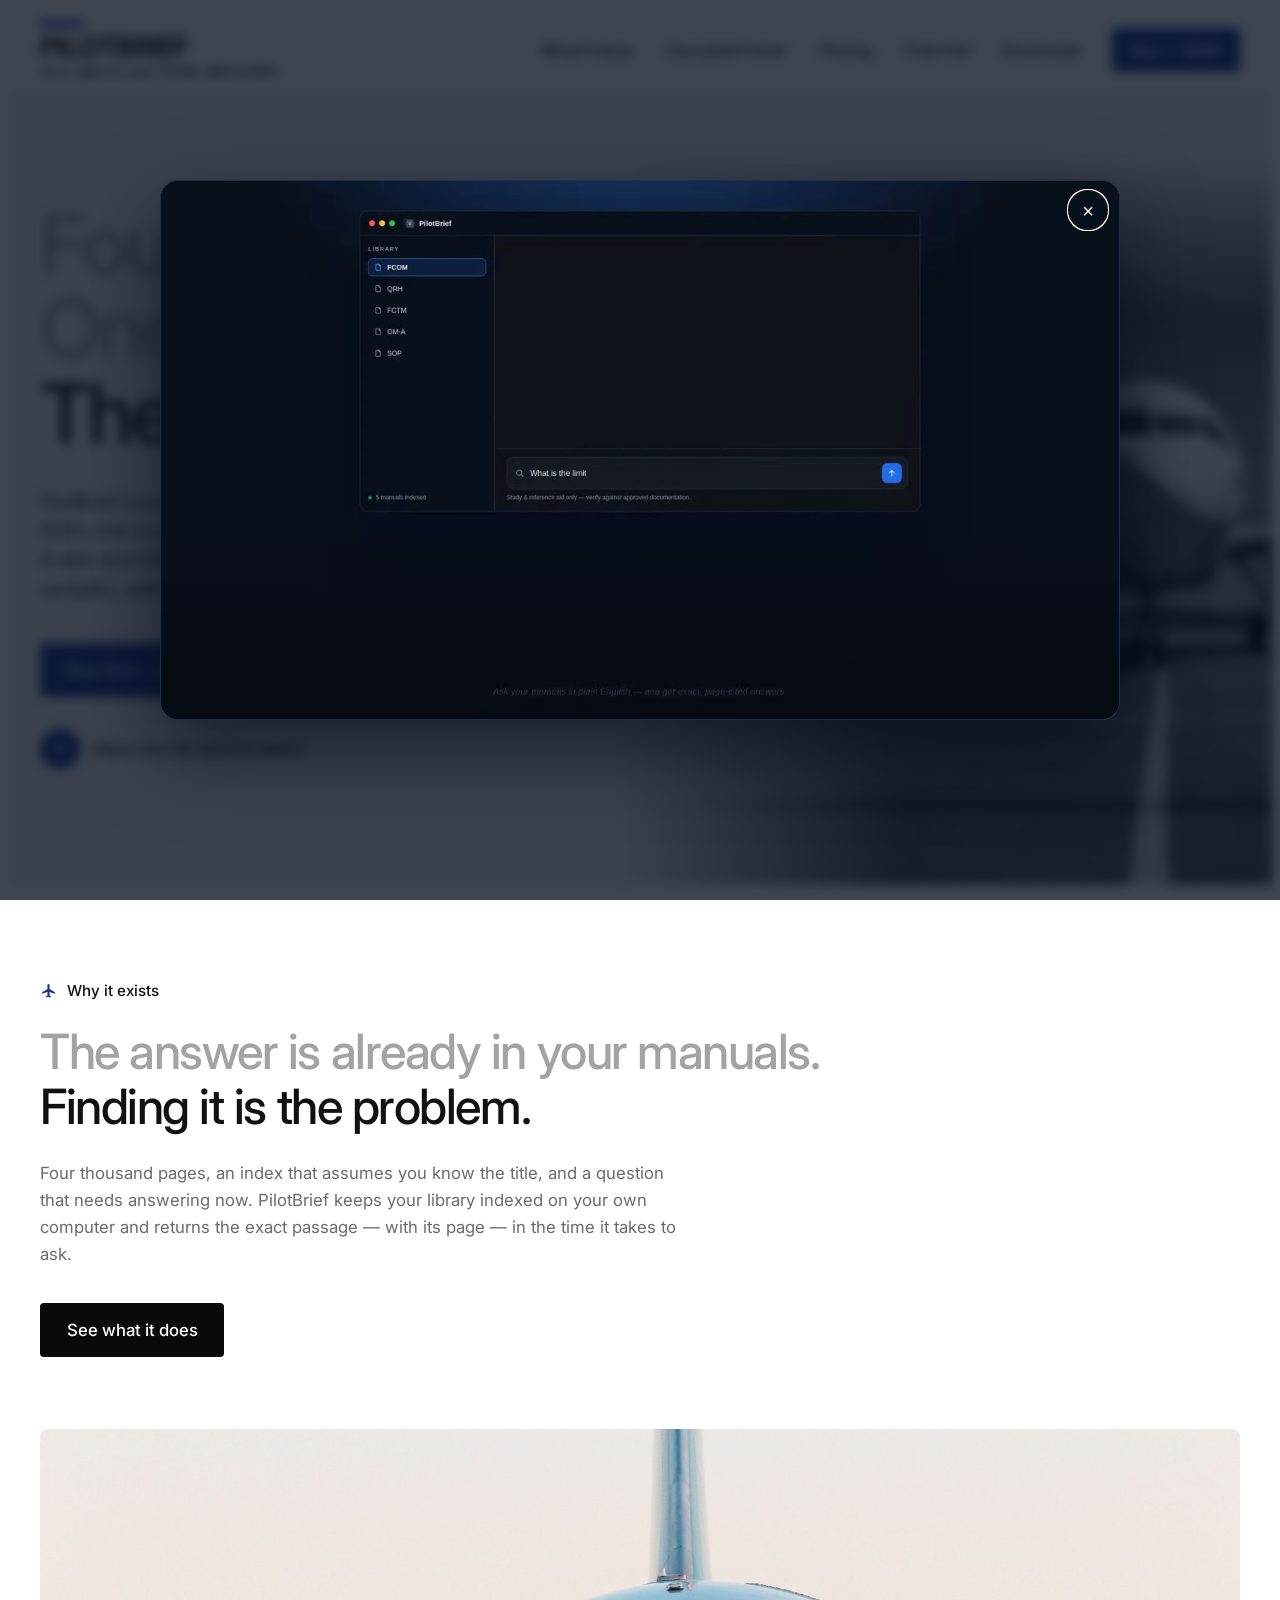
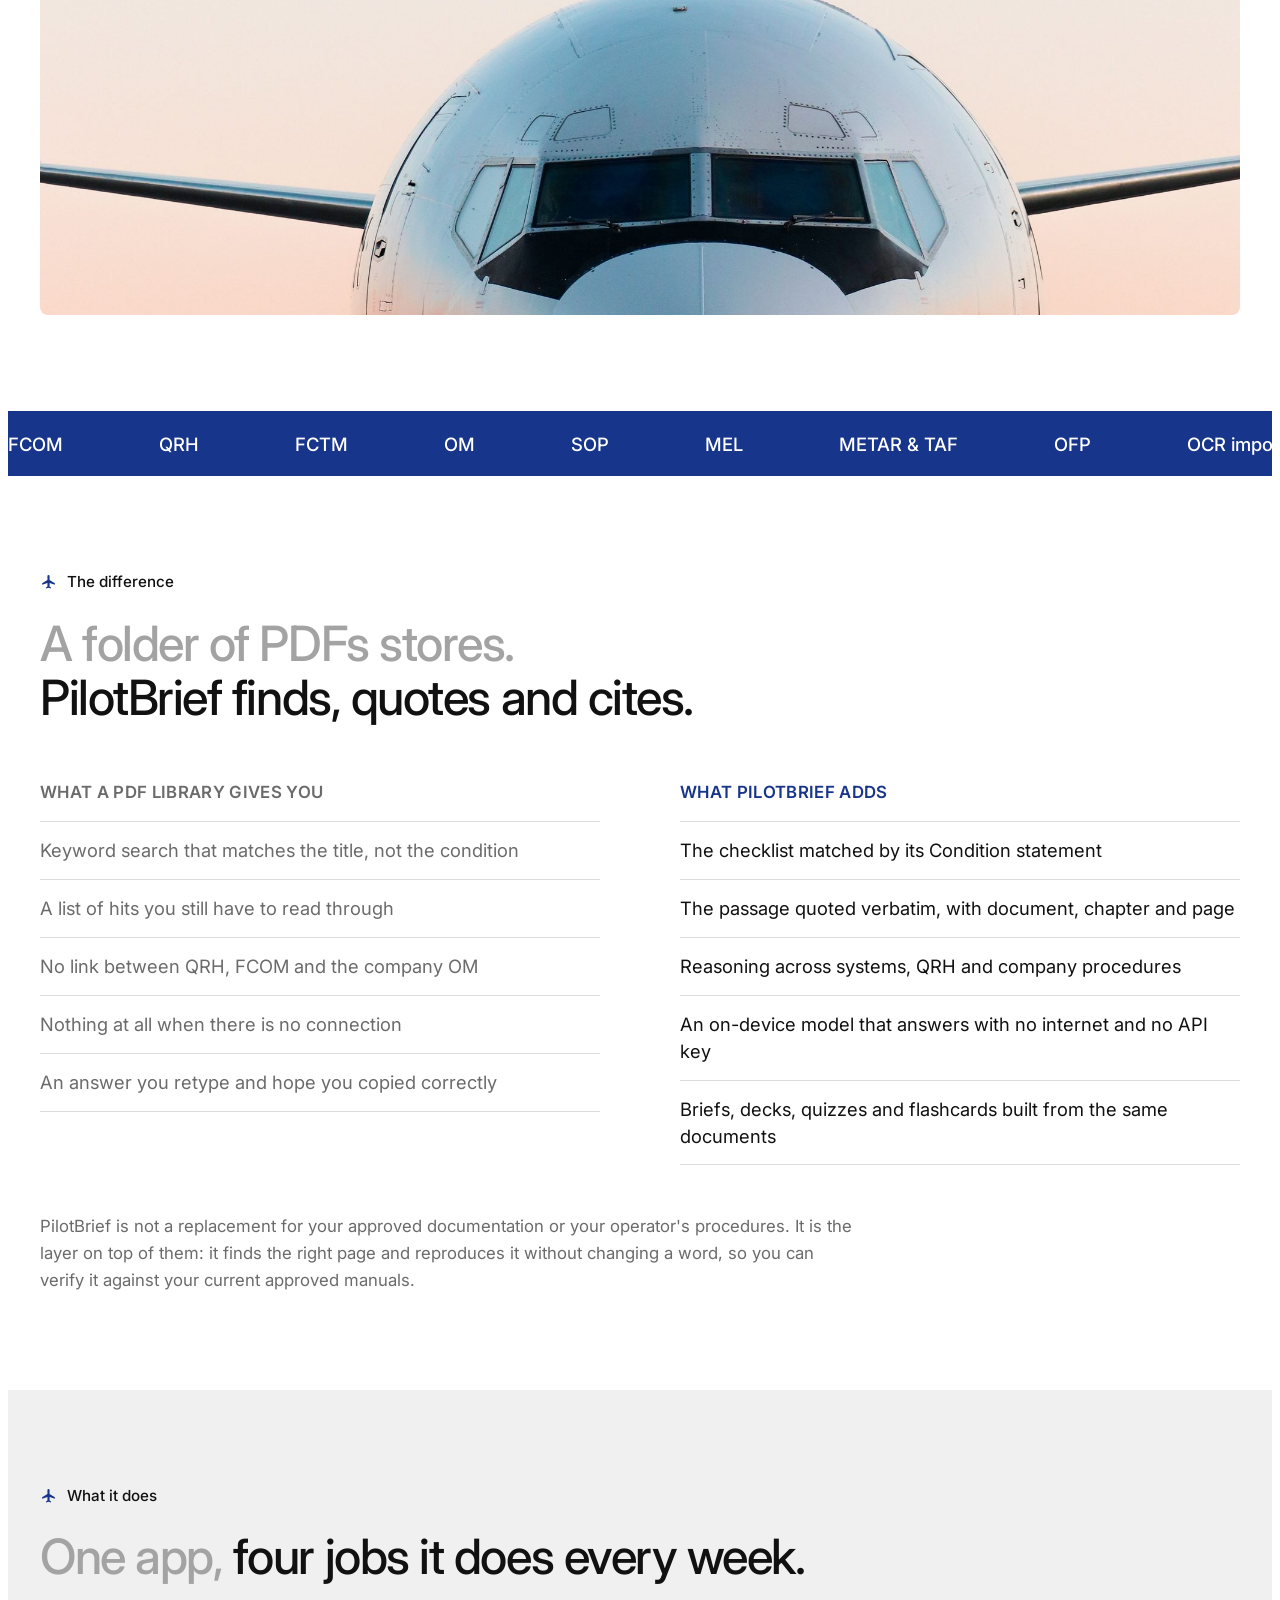
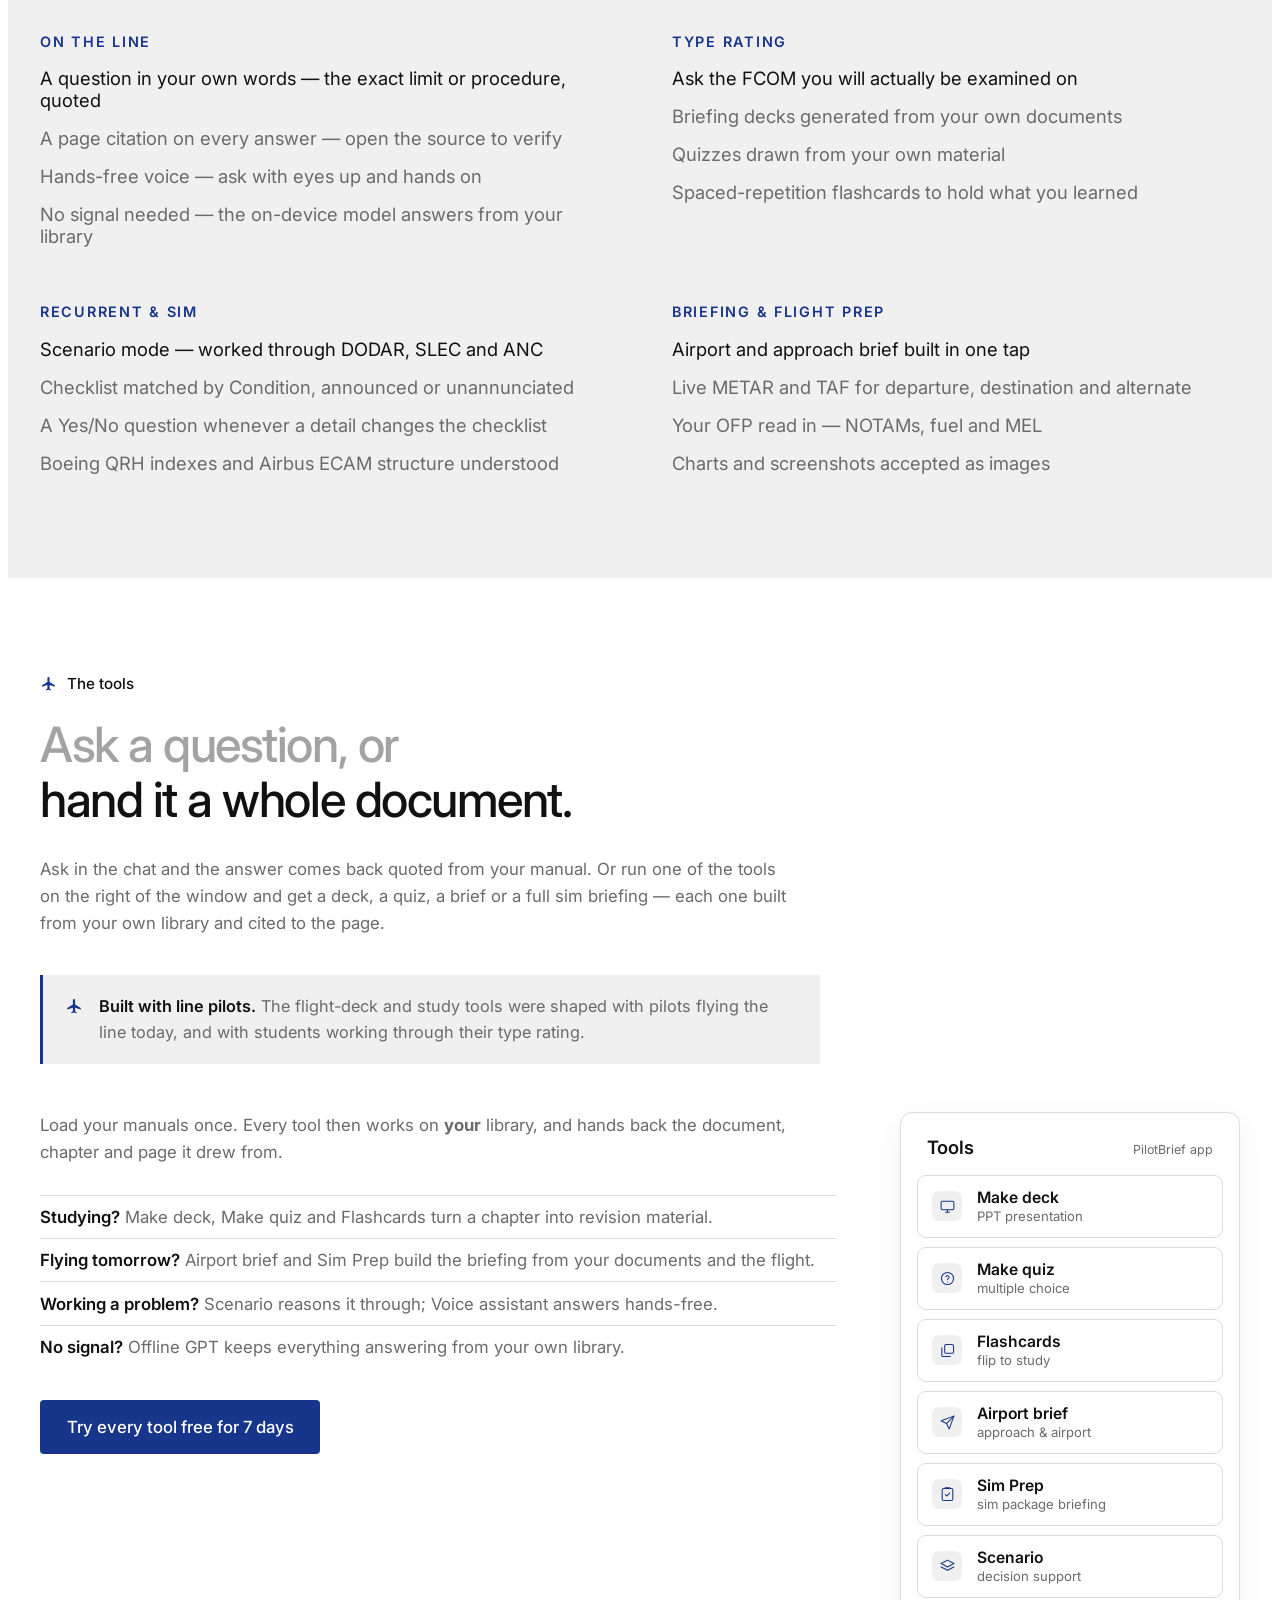
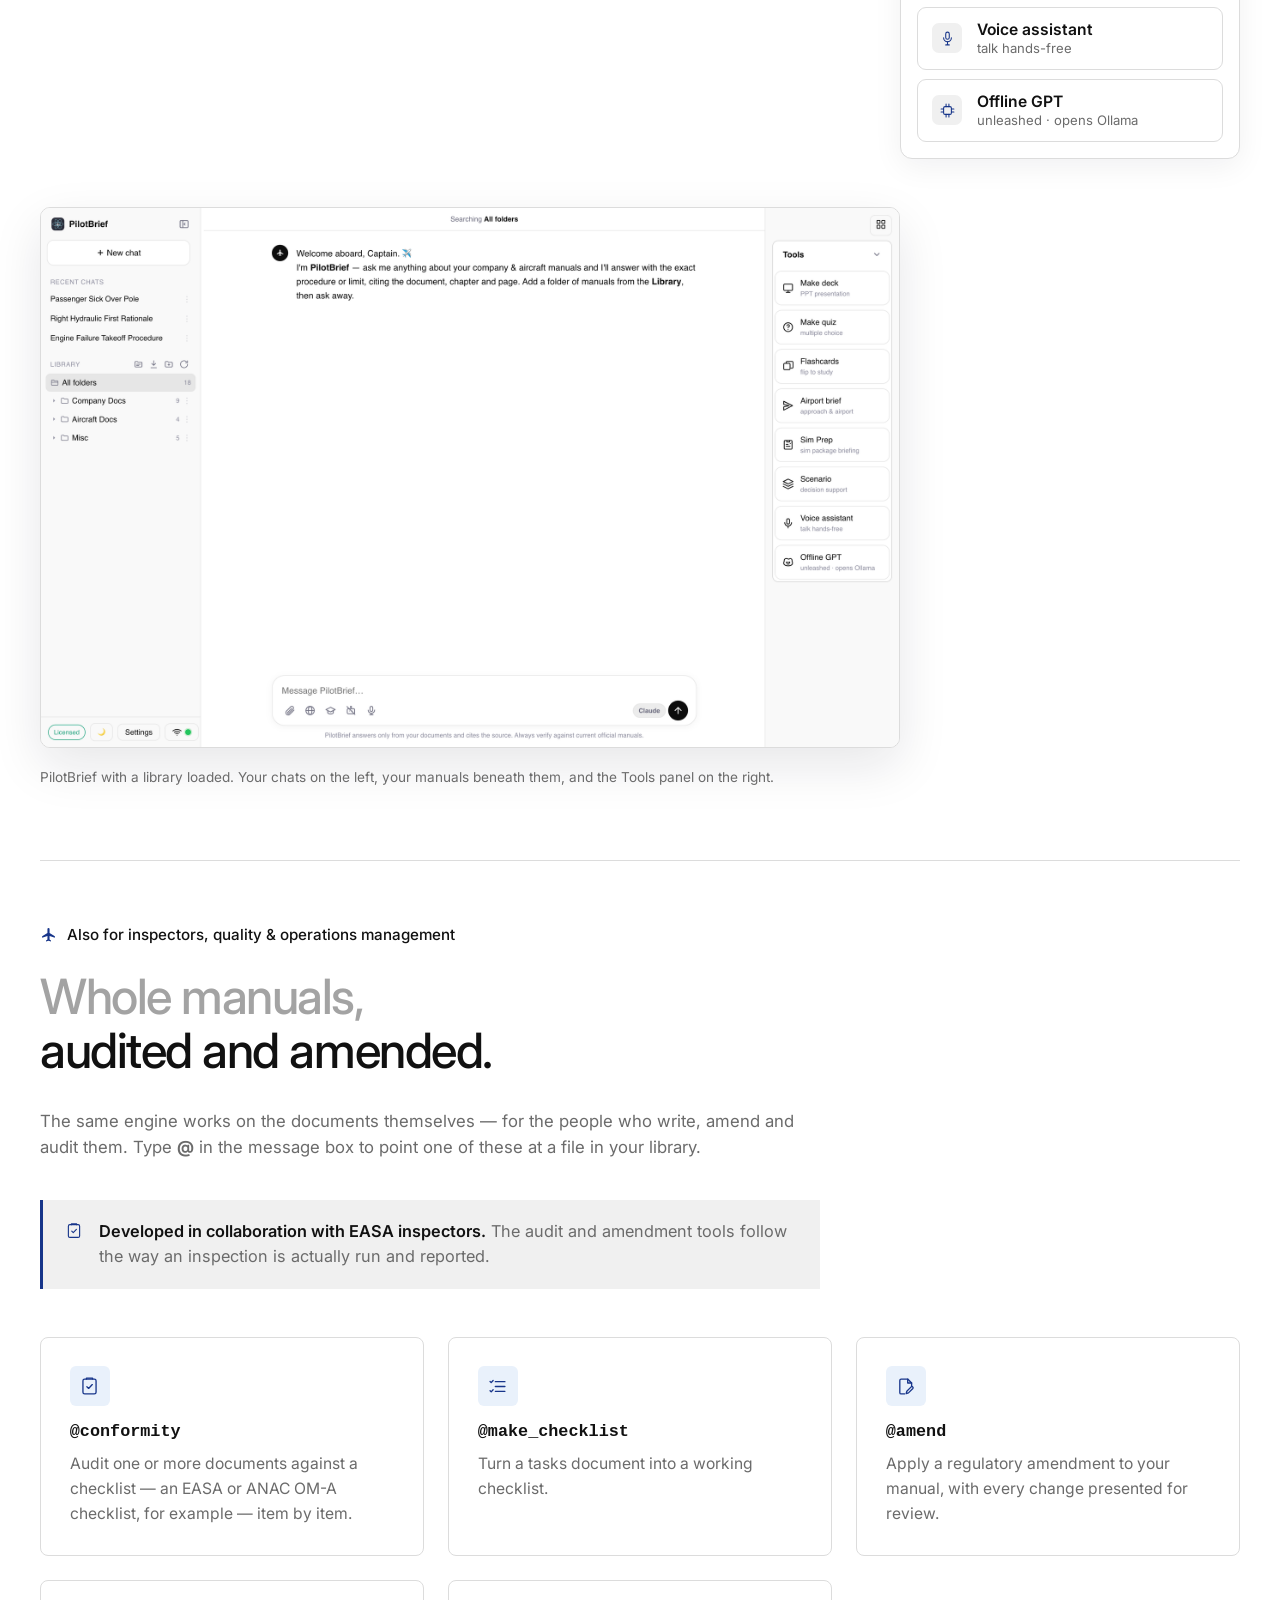
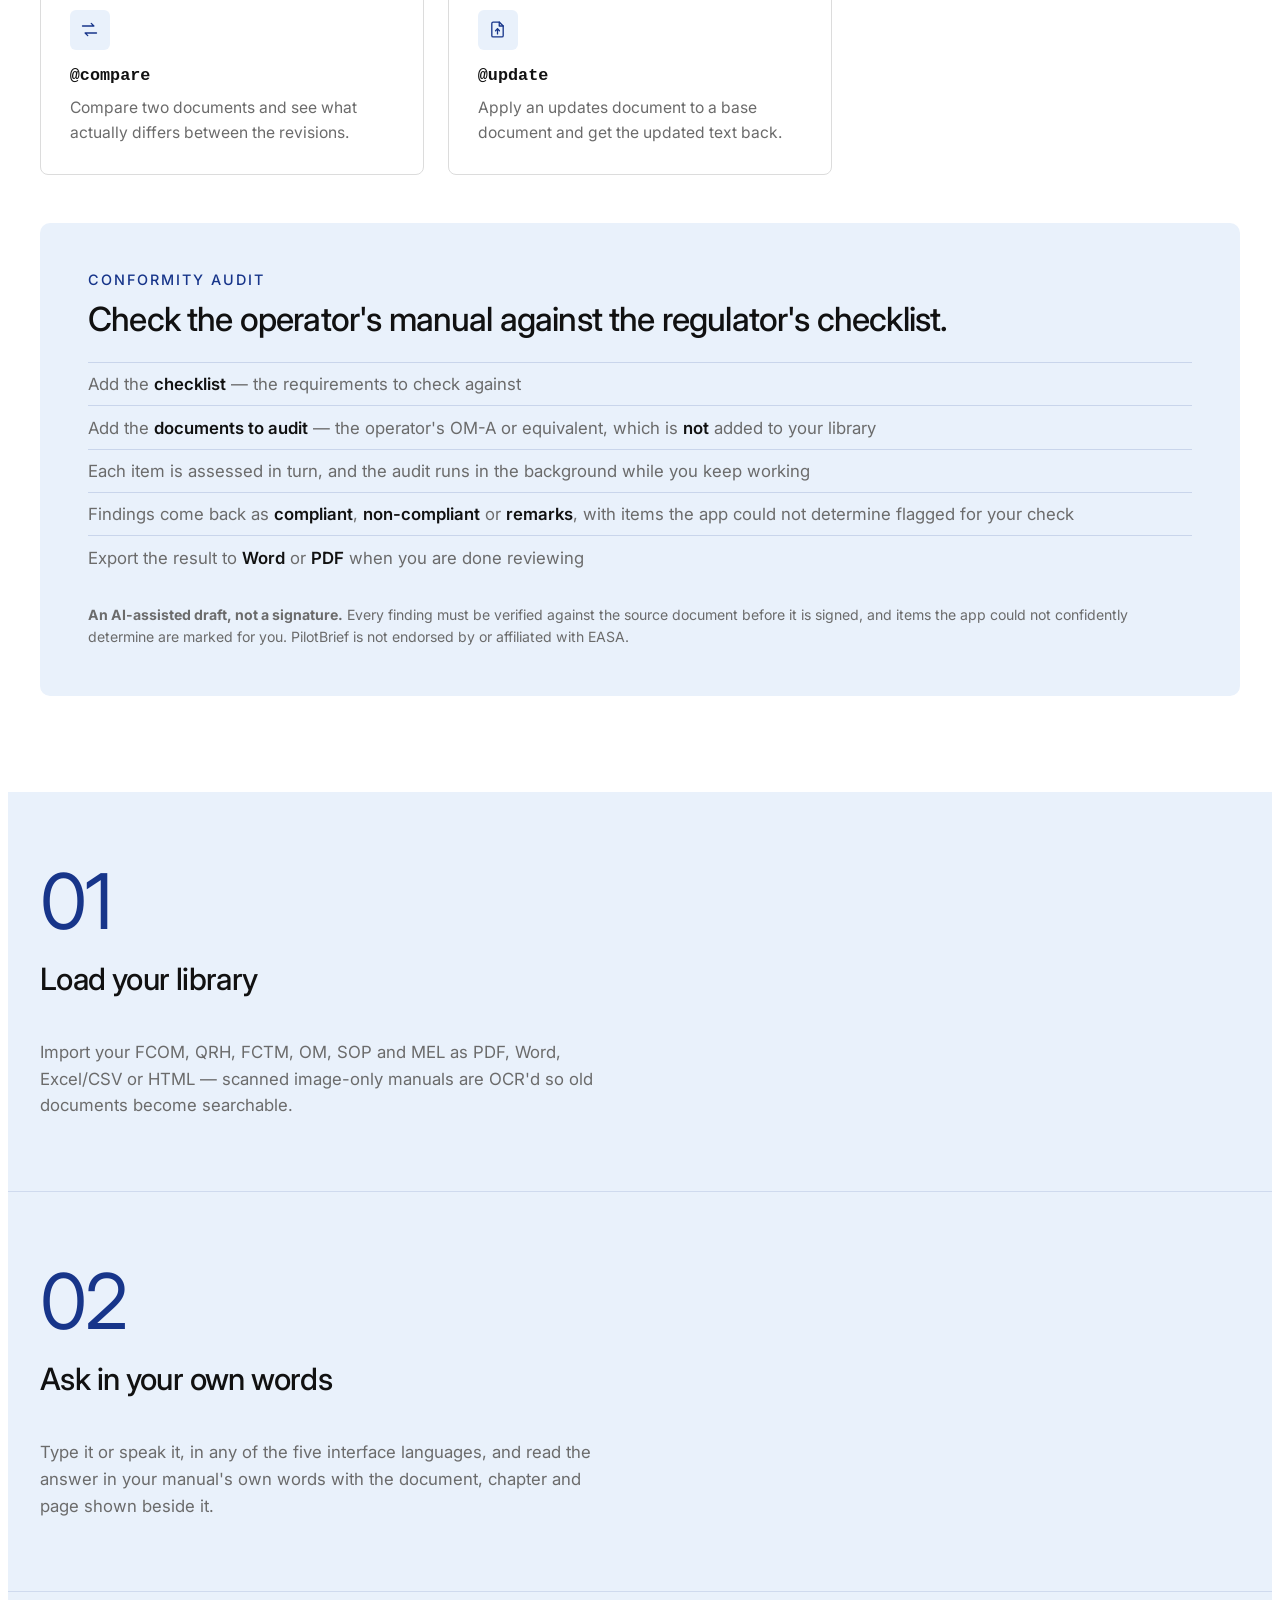
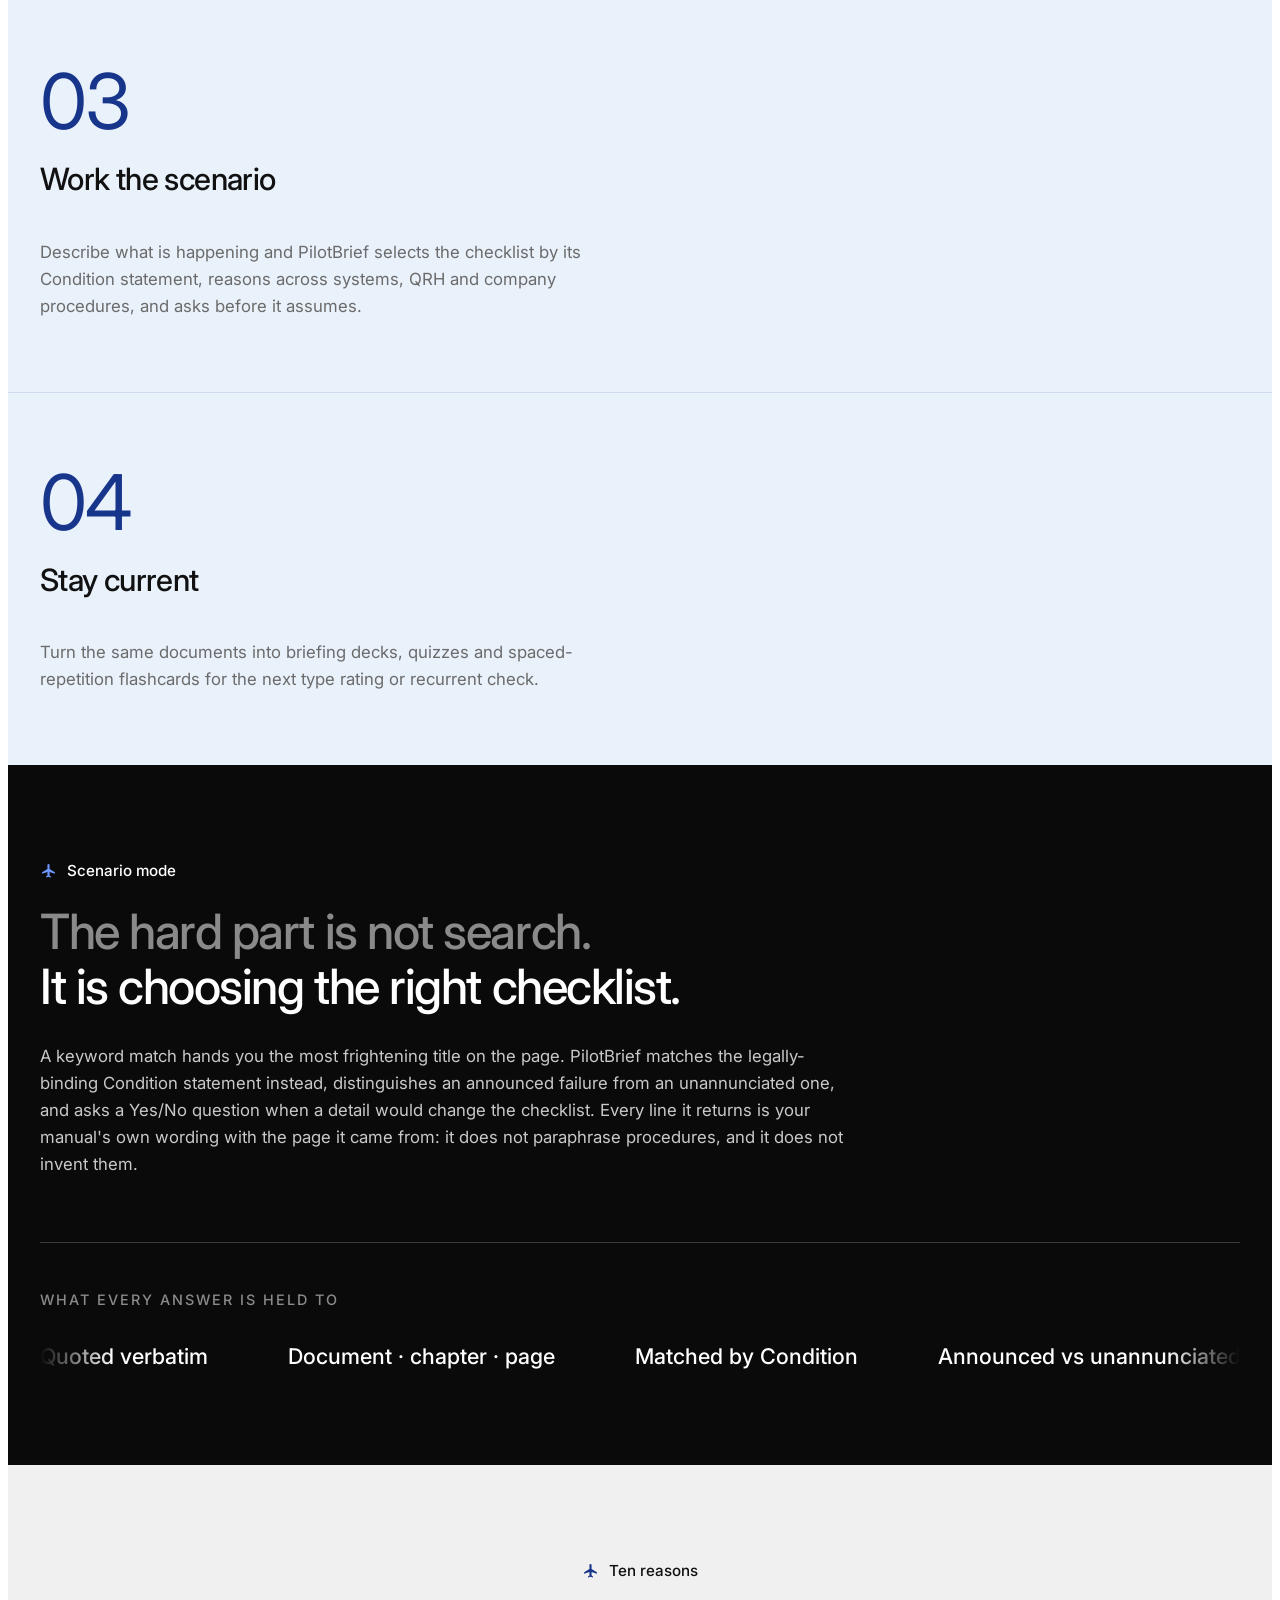
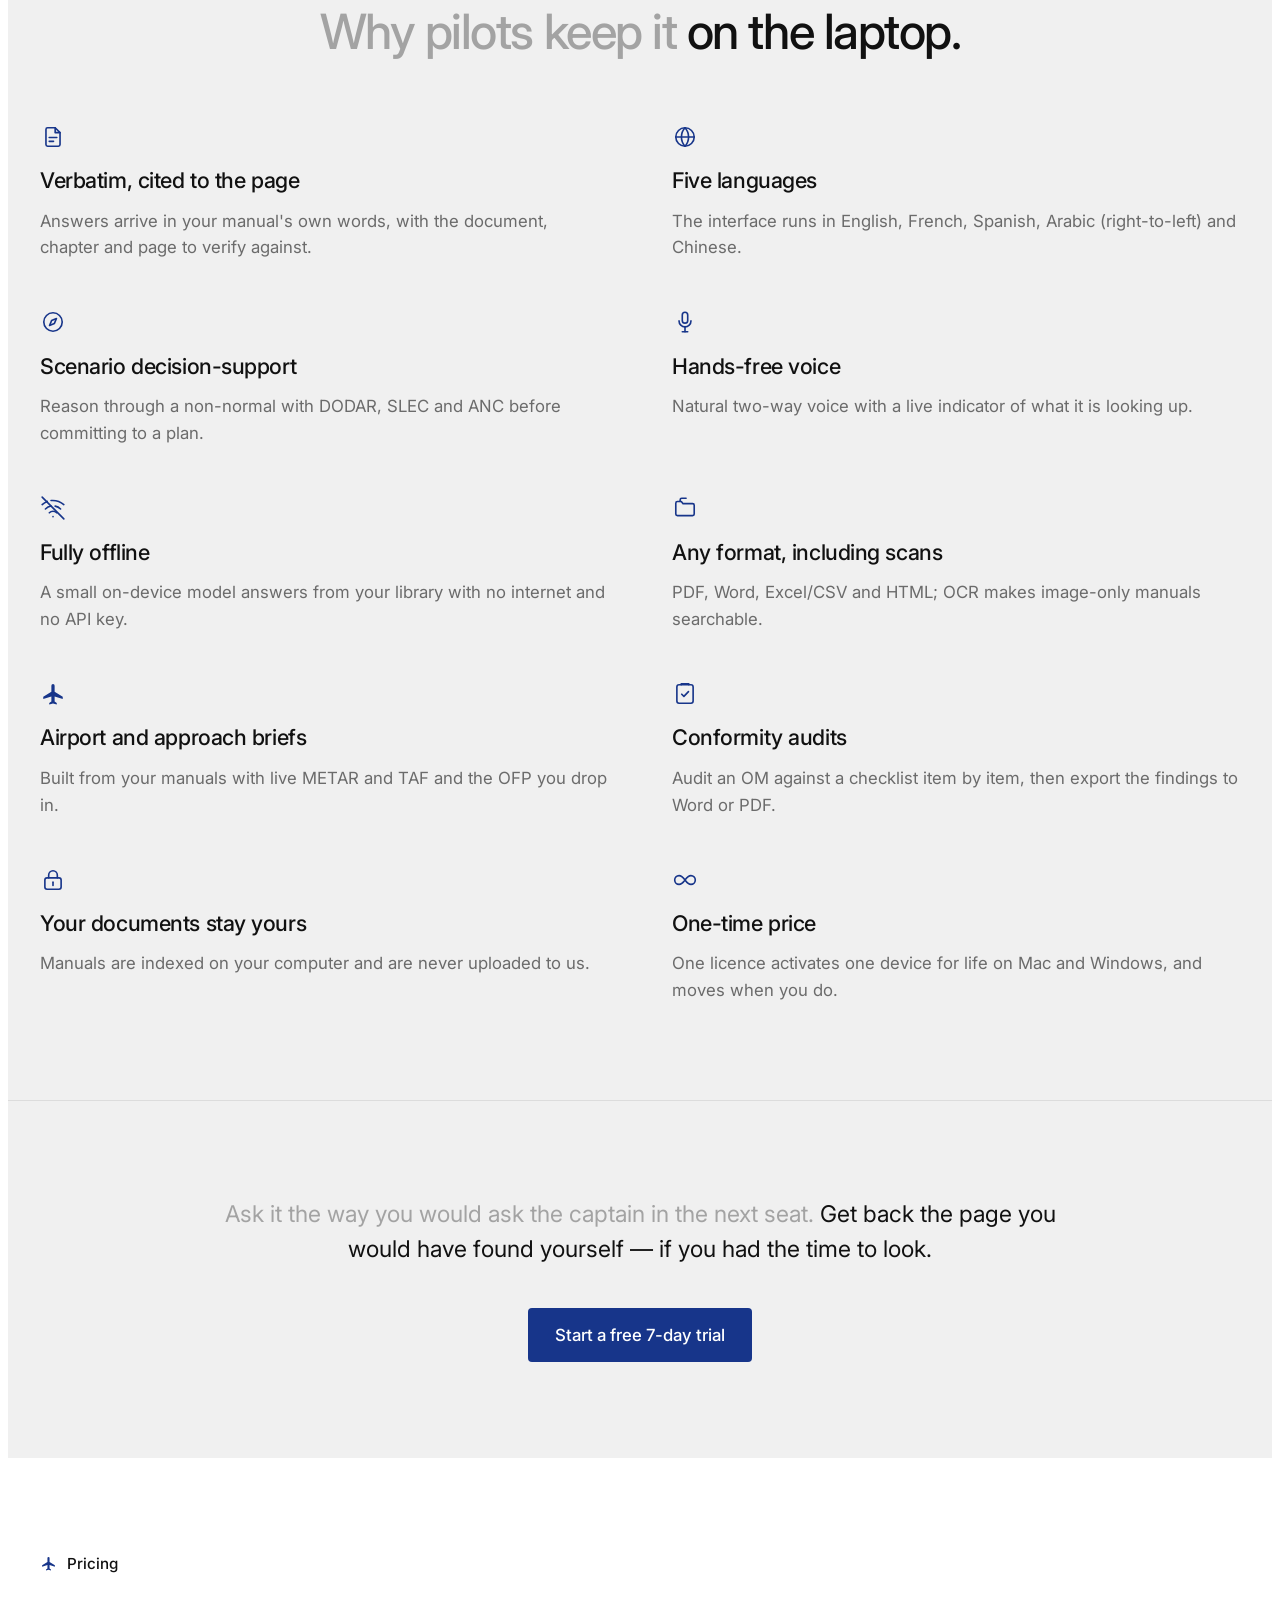
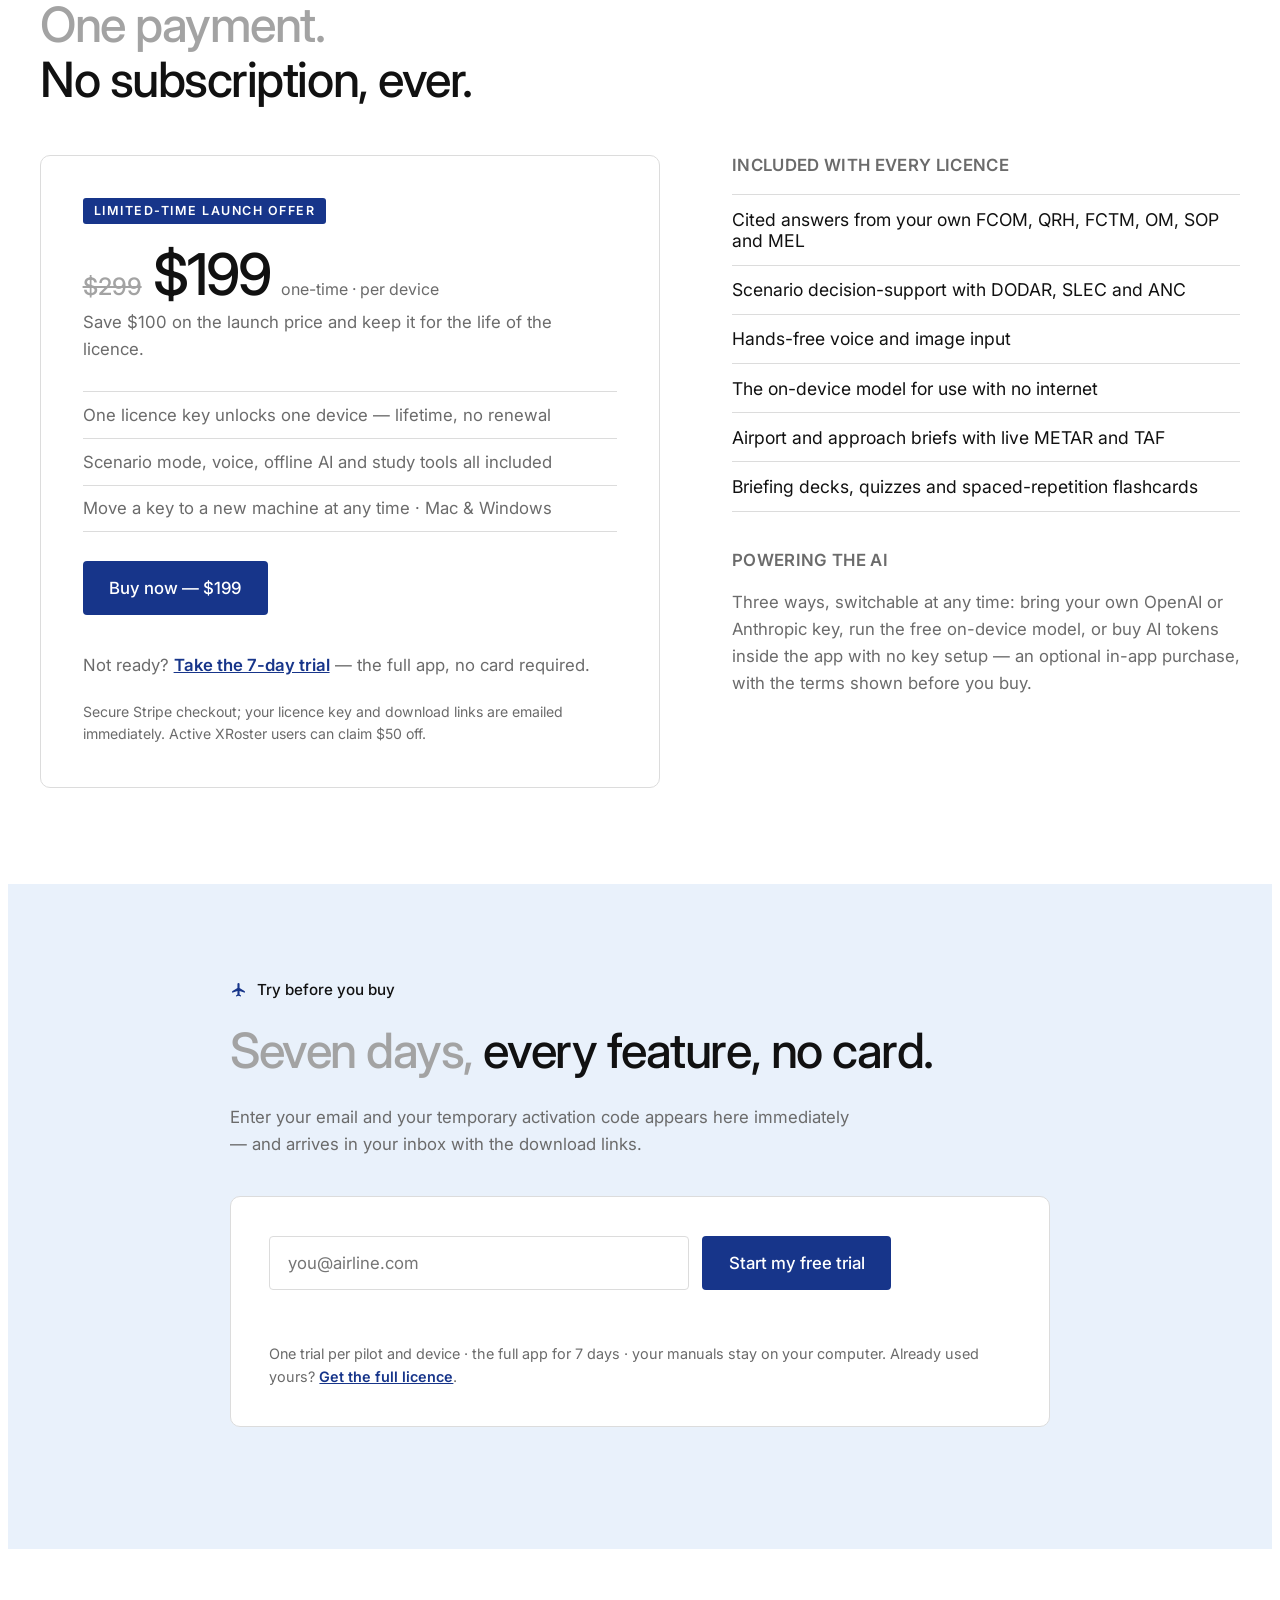
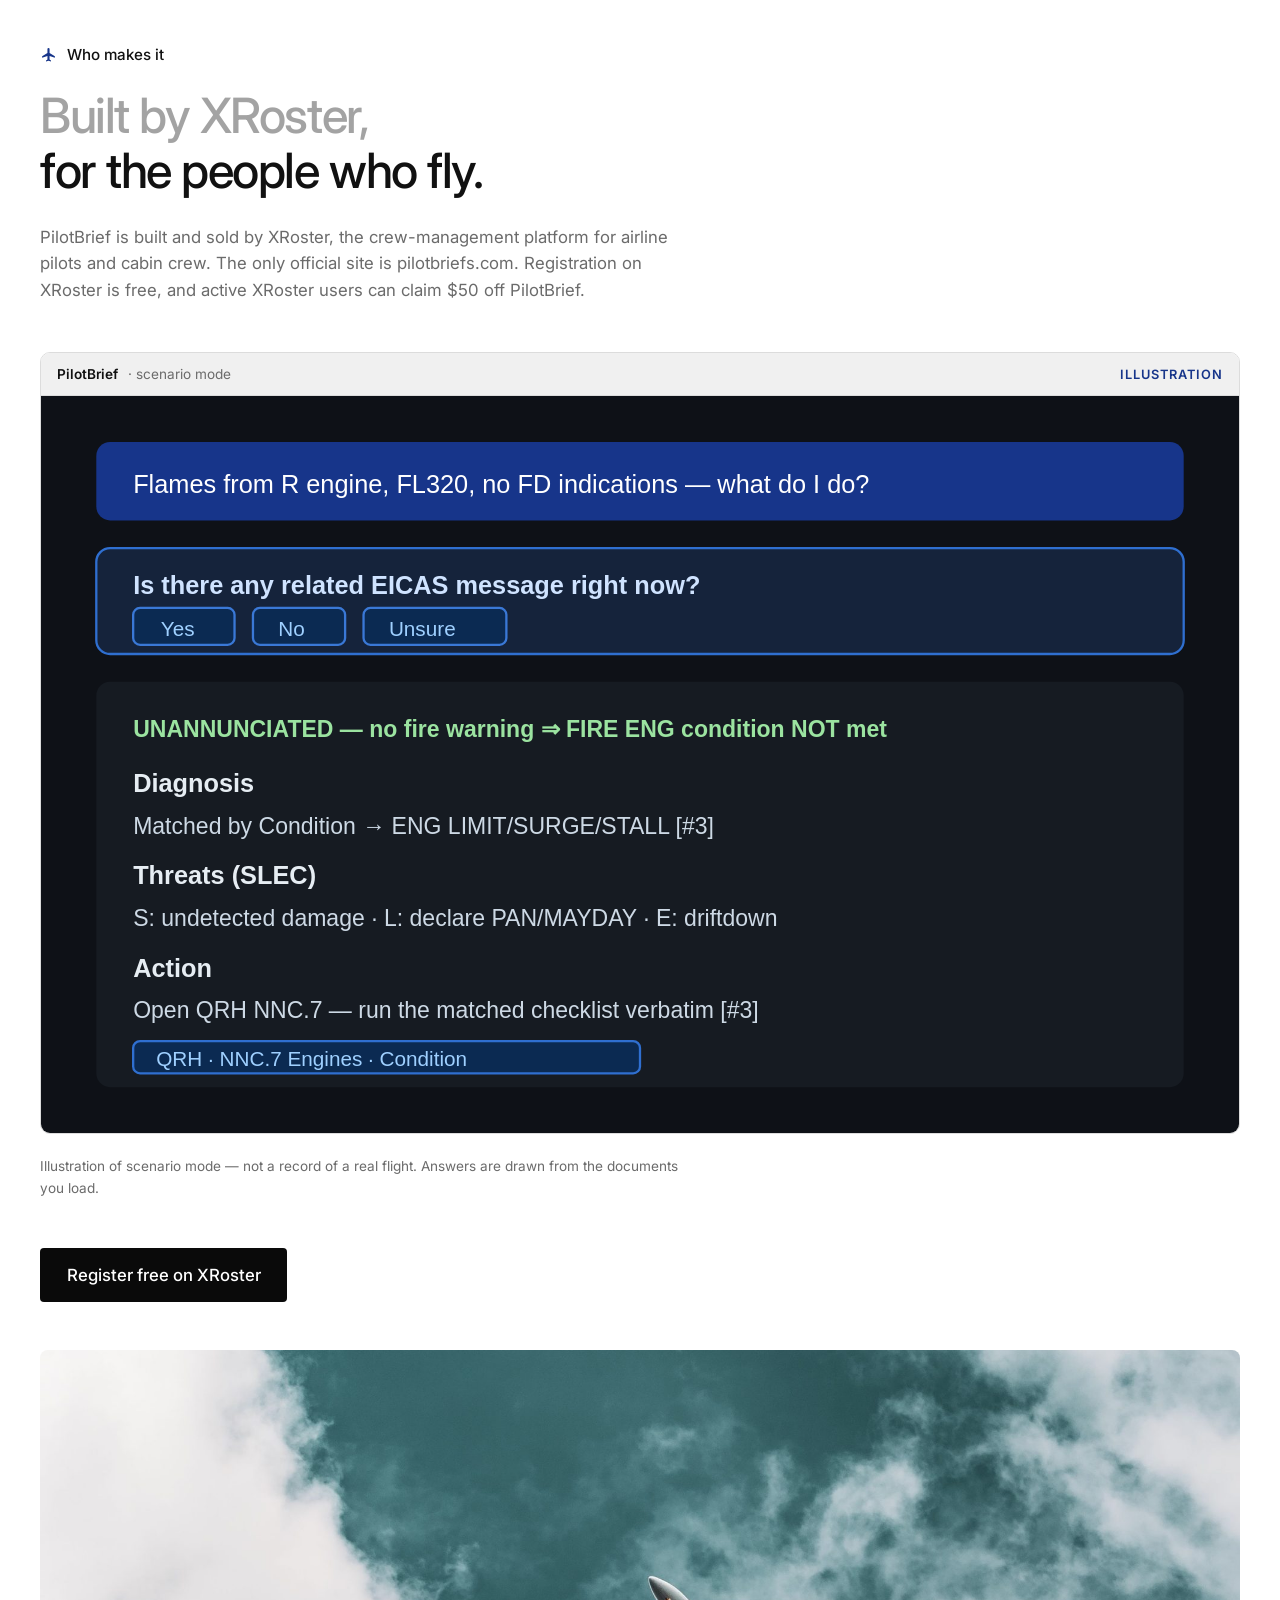
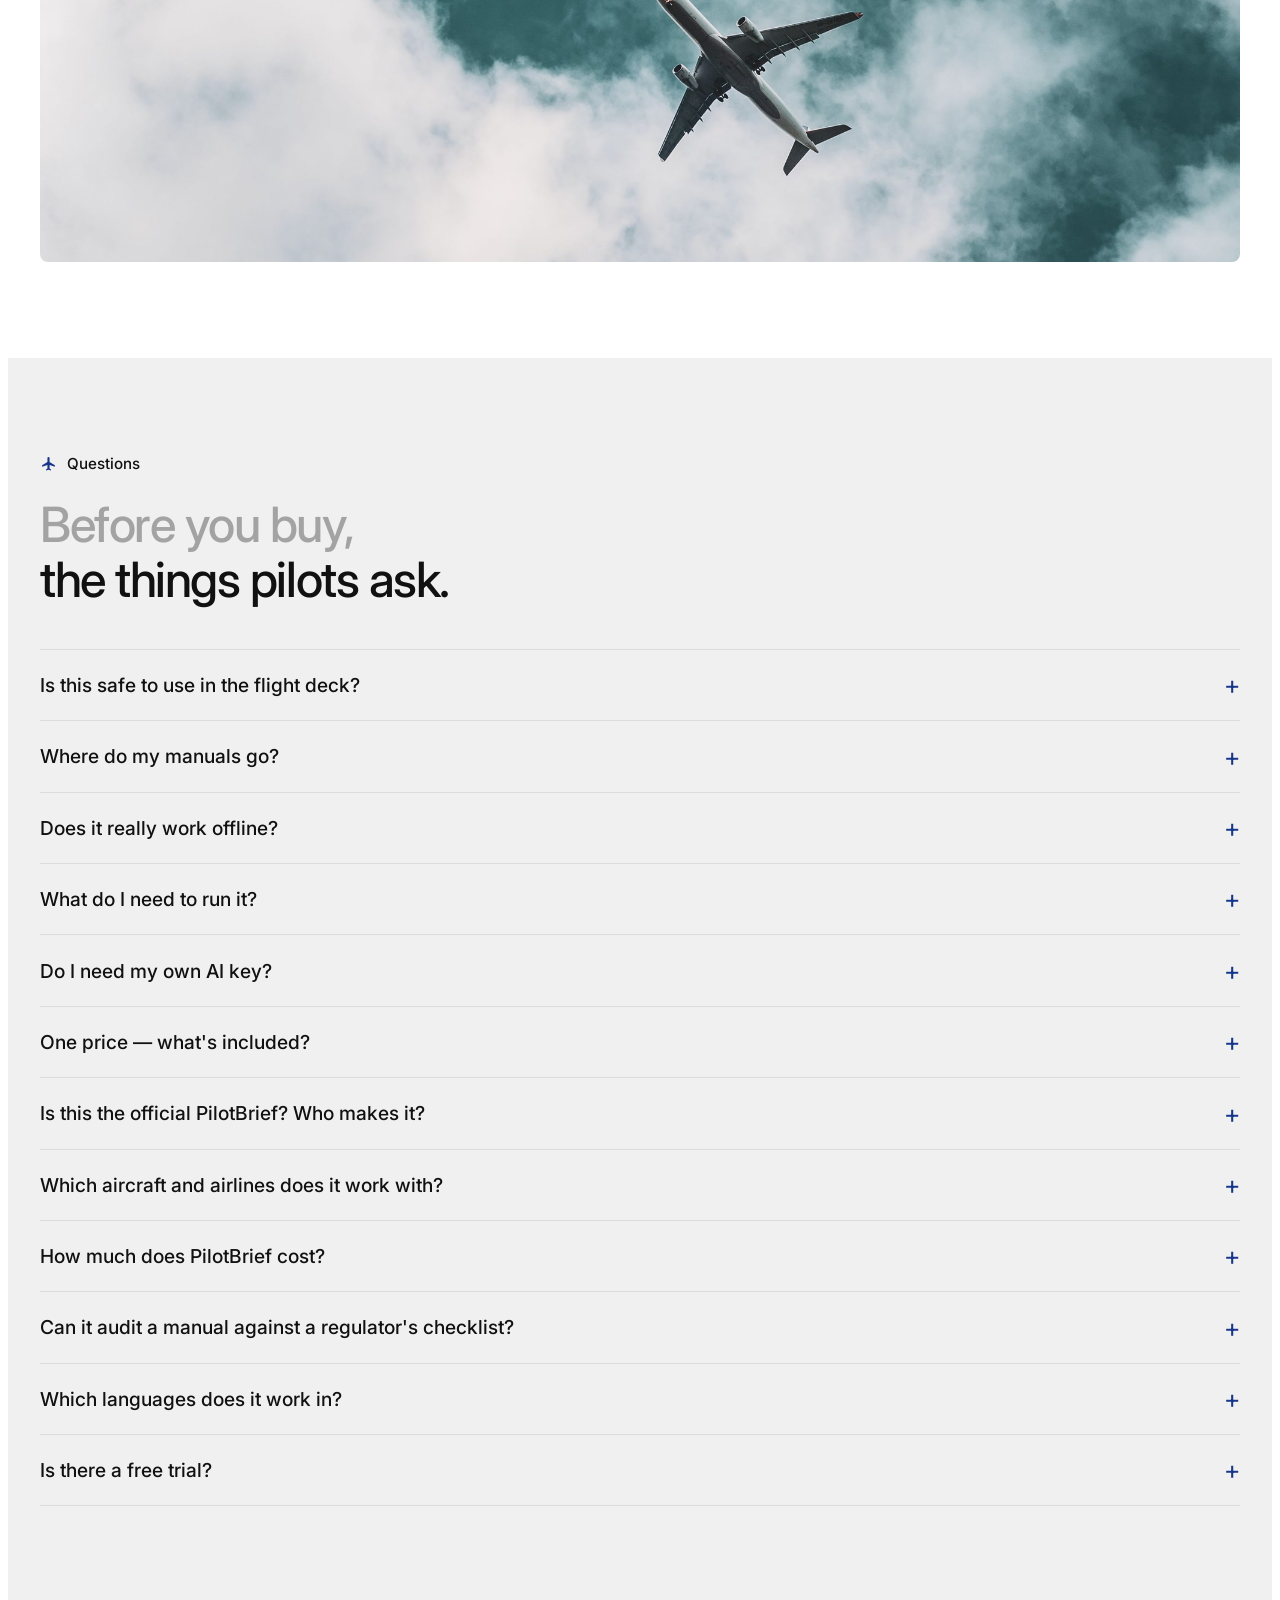
<file: index.html>
<!DOCTYPE html>
<html lang="en">
<head>
<meta charset="UTF-8">
<meta name="viewport" content="width=device-width, initial-scale=1">
<link rel="preconnect" href="https://www.xroster.com">
<link rel="dns-prefetch" href="https://www.xroster.com">
<title>PilotBrief — AI co-pilot for your FCOM, QRH &amp; SOPs | by XRoster</title>
<meta name="description" content="PilotBrief is a private AI co-pilot for airline pilots and student pilots. Ask your FCOM, QRH, FCTM, OM & SOPs in your own words and get the exact procedure or limit back — verbatim, cited to the page. Sim prep, scenario decision-support, study tools and offline AI, plus conformity audit and amendment tools for inspectors. One-time price, five languages, Mac and Windows.">
<meta name="keywords" content="PilotBrief, XRoster, airline pilot app, FCOM, QRH, FCTM, SOP, aviation AI, pilot study tool, type rating, checklist, EICAS, ECAM, flight deck, offline AI, crew management, conformity audit, OM-A checklist, compliance, quality inspector, operations director">
<meta name="author" content="XRoster">
<meta name="robots" content="index, follow">
<link rel="canonical" href="https://pilotbriefs.com/">
<meta property="og:site_name" content="PilotBrief by XRoster">
<meta property="og:title" content="PilotBrief — AI co-pilot for your FCOM, QRH &amp; SOPs">
<meta property="og:description" content="Stop scrolling 4,000-page manuals. Just ask. Grounded, page-cited answers from your own manuals — plus scenario decision-support, voice, and offline AI. By XRoster.">
<meta property="og:type" content="website">
<meta property="og:url" content="https://pilotbriefs.com/">
<meta property="og:locale" content="en_US">
<meta property="og:image" content="https://pilotbriefs.com/assets/og-image.png">
<meta property="og:image:type" content="image/png">
<meta property="og:image:width" content="1200">
<meta property="og:image:height" content="630">
<meta property="og:image:alt" content="PilotBrief — AI co-pilot for your FCOM, QRH & SOPs">
<meta name="twitter:card" content="summary_large_image">
<meta name="twitter:title" content="PilotBrief — AI co-pilot for your FCOM, QRH &amp; SOPs">
<meta name="twitter:description" content="Ask your manuals in your own words. Verbatim, page-cited answers — plus sim prep, scenario decision-support, study tools and fully offline AI. By XRoster.">
<meta name="twitter:image" content="https://pilotbriefs.com/assets/og-image.png">
<meta name="twitter:image:alt" content="PilotBrief — AI co-pilot for your FCOM, QRH & SOPs">
<meta name="theme-color" content="#0b1f3a">
<script type="application/ld+json">
{
  "@context": "https://schema.org",
  "@graph": [
    {
      "@type": "Organization",
      "@id": "https://pilotbriefs.com/#organization",
      "name": "XRoster",
      "url": "https://www.xroster.com",
      "logo": {
        "@type": "ImageObject",
        "url": "https://pilotbriefs.com/assets/icon-512.png",
        "width": 512,
        "height": 512
      },
      "description": "XRoster builds modern software for airline pilots and cabin crew, including the crew-management platform and PilotBrief, an AI co-pilot for aviation manuals.",
      "sameAs": [
        "https://www.xroster.com",
        "https://x.com/xroster",
        "https://www.linkedin.com/company/xroster",
        "https://www.instagram.com/xroster.app"
      ]
    },
    {
      "@type": "WebSite",
      "@id": "https://pilotbriefs.com/#website",
      "url": "https://pilotbriefs.com/",
      "name": "PilotBrief",
      "description": "AI co-pilot for airline pilots and student pilots — ask your FCOM, QRH, FCTM, OM & SOPs in your own words and get verbatim, page-cited answers.",
      "publisher": { "@id": "https://pilotbriefs.com/#organization" },
      "inLanguage": "en"
    },
    {
      "@type": "SoftwareApplication",
      "@id": "https://pilotbriefs.com/#software",
      "name": "PilotBrief",
      "applicationCategory": "BusinessApplication",
      "applicationSubCategory": "Aviation reference, compliance & study tool",
      "availableLanguage": ["en", "fr", "es", "ar", "zh"],
      "operatingSystem": "macOS, Windows",
      "url": "https://pilotbriefs.com/",
      "description": "A private AI co-pilot for airline pilots and operators. Ask your FCOM, QRH, FCTM, OM and SOPs in your own words and get verbatim, page-cited answers — plus scenario decision-support, document tools for inspectors and ops management (conformity audit, compare, update, amend, make_checklist), hands-free voice, and fully offline AI.",
      "image": "https://pilotbriefs.com/assets/og-image.png",
      "screenshot": "https://pilotbriefs.com/assets/app-tools.png",
      "softwareHelp": "https://pilotbriefs.com/download.html",
      "installUrl": "https://pilotbriefs.com/download.html",
      "downloadUrl": "https://pilotbriefs.com/download.html",
      "featureList": [
        "Grounded, page-cited answers from your own FCOM, QRH, FCTM, OM & SOPs",
        "Scenario decision-support (DODAR · SLEC · ANC · WWPPC)",
        "Hands-free two-way voice with live multi-airport weather",
        "Fully offline on-device AI — no internet, no API key required",
        "Multi-format import (PDF, Word, Excel/CSV, HTML) with OCR",
        "Airport & approach briefings from manuals + live METAR/TAF + OFP",
        "Study tools: briefing decks, quizzes & spaced-repetition flashcards",
        "Document tools: conformity audit against a checklist, compare, update, amend, make_checklist",
        "Conformity findings exportable to Word or PDF",
        "Interface in English, French, Spanish, Arabic (right-to-left) and Chinese"
      ],
      "brand": { "@type": "Brand", "name": "PilotBrief" },
      "publisher": { "@id": "https://pilotbriefs.com/#organization" },
      "offers": {
        "@type": "Offer",
        "price": "199",
        "priceCurrency": "USD",
        "url": "https://pilotbriefs.com/#pricing",
        "availability": "https://schema.org/InStock",
        "priceValidUntil": "2026-12-31",
        "category": "One-time purchase, per device"
      }
    },
    {
      "@type": "FAQPage",
      "@id": "https://pilotbriefs.com/#faq",
      "mainEntity": [
        {
          "@type": "Question",
          "name": "Can it audit a manual against a regulator's checklist?",
          "acceptedAnswer": {
            "@type": "Answer",
            "text": "Yes. The conformity tool audits one or more documents against a checklist \u2014 an EASA or ANAC OM-A checklist, for example \u2014 assessing each item in turn and returning findings as compliant, non-compliant or remarks, with anything it could not determine flagged for your check. Results export to Word or PDF. It produces an AI-assisted draft: verify every finding against the source document before signing. PilotBrief also includes compare, update, amend and make_checklist for revision and amendment work."
          }
        },
        {
          "@type": "Question",
          "name": "Which languages does it work in?",
          "acceptedAnswer": {
            "@type": "Answer",
            "text": "The interface runs in English, French, Spanish, Arabic (right-to-left) and Chinese, and follows your computer's language automatically unless you choose one. You ask your questions in your own words, and answers are quoted from the documents you loaded, in the language those documents are written in."
          }
        },
        {
          "@type": "Question",
          "name": "Is there a free trial?",
          "acceptedAnswer": {
            "@type": "Answer",
            "text": "Yes — 7 days with every feature unlocked and no card required. Enter your email at pilotbriefs.com/#trial and you'll get a temporary activation code on screen and by email: download the app, enter the code, and fly. One trial per pilot and device; upgrading keeps your device activated and your library intact."
          }
        },
        {
          "@type": "Question",
          "name": "Is this safe to use in the flight deck?",
          "acceptedAnswer": {
            "@type": "Answer",
            "text": "PilotBrief is a study & reference aid. It reproduces your manuals verbatim and cites the exact page, but it is not a replacement for the official approved documentation or your operator's procedures. Always verify against your current approved manuals and apply CRM."
          }
        },
        {
          "@type": "Question",
          "name": "Where do my manuals go?",
          "acceptedAnswer": {
            "@type": "Answer",
            "text": "Nowhere. PilotBrief runs on your own Mac or PC and your documents never leave your computer. You bring your own AI key, and questions go directly from your machine to the provider — never through us."
          }
        },
        {
          "@type": "Question",
          "name": "Does it really work offline?",
          "acceptedAnswer": {
            "@type": "Answer",
            "text": "Yes. Index your manuals once, add a small free on-device model, and PilotBrief answers from your library with no internet and no API key — including scenario reasoning, briefs, and study tools."
          }
        },
        {
          "@type": "Question",
          "name": "What do I need to run it?",
          "acceptedAnswer": {
            "@type": "Answer",
            "text": "A Mac or Windows computer, plus a way to power the AI: your own OpenAI and/or Anthropic API key (a few dollars of usage covers heavy use), prepaid AI tokens you can buy inside the app (an optional in-app purchase — terms and conditions apply, shown before you buy), or the free on-device model for offline use."
          }
        },
        {
          "@type": "Question",
          "name": "Do I need my own AI key?",
          "acceptedAnswer": {
            "@type": "Answer",
            "text": "No. You can bring your own OpenAI/Anthropic key, buy prepaid AI tokens inside the app with no key setup (an optional in-app purchase — terms and conditions apply, shown before you buy), or use the free on-device model fully offline. You can switch anytime, and your manuals always stay on your computer."
          }
        },
        {
          "@type": "Question",
          "name": "One price — what's included?",
          "acceptedAnswer": {
            "@type": "Answer",
            "text": "Everything: grounded cited answers, scenario decision-support, hands-free voice, offline AI, OCR & multi-format import, airport briefs, and the study tools. One licence activates one device for life with no renewal."
          }
        },
        {
          "@type": "Question",
          "name": "Is this the official PilotBrief? Who makes it?",
          "acceptedAnswer": {
            "@type": "Answer",
            "text": "Yes. This is the official PilotBrief, built and sold by XRoster — the crew-management platform for airline pilots and cabin crew. The only official site is pilotbriefs.com, and the app is purchased here through secure Stripe checkout. If you see PilotBrief offered anywhere else, it isn't us."
          }
        },
        {
          "@type": "Question",
          "name": "Which aircraft and airlines does PilotBrief work with?",
          "acceptedAnswer": {
            "@type": "Answer",
            "text": "Any of them. PilotBrief is built around your documents, so it works with any aircraft type (Boeing 737/777/787, Airbus A320/A330/A350 and more) and any airline's OM/SOP — you simply load your own FCOM, QRH, FCTM and company manuals. It understands both Boeing-style QRH indexes and Airbus ECAM structure."
          }
        },
        {
          "@type": "Question",
          "name": "How much does PilotBrief cost?",
          "acceptedAnswer": {
            "@type": "Answer",
            "text": "A one-time $199 during the launch (regularly $299) — no subscription, ever. One licence activates one device for life, and active XRoster users can claim an extra $50 off."
          }
        }
      ]
    }
  ]
}
</script>
<link rel="icon" href="favicon.ico" sizes="any">
<link rel="icon" type="image/png" sizes="32x32" href="assets/favicon-32.png">
<link rel="icon" type="image/png" sizes="16x16" href="assets/favicon-16.png">
<link rel="apple-touch-icon" sizes="180x180" href="assets/apple-touch-icon.png">
<link rel="manifest" href="site.webmanifest">
<link rel="preconnect" href="https://fonts.googleapis.com">
<link rel="preconnect" href="https://fonts.gstatic.com" crossorigin>
<link href="https://fonts.googleapis.com/css2?family=Inter:wght@400;500;600;700&display=swap" rel="stylesheet">
<link rel="preload" as="image" href="assets/marketing/hero-aircraft.jpg" fetchpriority="high">
<link rel="stylesheet" href="assets/ecs.css">
</head>
<body class="ecs">

<!-- ===== NAV ===== -->
<div class="nav">
  <div class="wrap">
    <a class="logo" href="/">
      <span class="bar"></span>
      <span class="word">PilotBrief</span>
      <span class="sub">AI co-pilot for your FCOM, QRH &amp; SOPs</span>
    </a>
    <nav class="desk">
      <a href="#features">What it does</a>
      <a href="#tools">Document tools</a>
      <a href="#pricing">Pricing</a>
      <a href="#trial">Free trial</a>
      <a href="download.html">Download</a>
      <a href="#pricing" class="btn-e btn-blue" style="padding:.7rem 1.2rem;font-size:.98rem">Buy — $199</a>
    </nav>
    <button class="menu-btn" id="menuBtn" aria-expanded="false" aria-controls="drawer">Menu</button>
  </div>
  <div class="drawer" id="drawer">
    <div class="wrap">
      <a href="#features">What it does</a>
      <a href="#tools">Document tools</a>
      <a href="#why">Why PilotBrief</a>
      <a href="#pricing">Pricing</a>
      <a href="#trial">Free trial</a>
      <a href="download.html">Download &amp; setup</a>
      <a href="#pricing" class="btn-e btn-blue" style="margin-top:1rem;text-align:center">Buy — $199</a>
    </div>
  </div>
</div>

<!-- ===== HERO ===== -->
<section class="hero">
  <div class="wrap">
    <div class="copy">
      <h1 class="h-xl"><span class="dim">Four thousand pages.</span><br><span class="dim">One question.</span><br>The exact page, quoted.</h1>
      <p>PilotBrief is a private AI co-pilot for your FCOM, QRH, FCTM, OM and SOPs. Ask in your own words — the app runs in English, French, Spanish, Arabic and Chinese — and the procedure or limit comes back quoted verbatim, with the document, chapter and page it was taken from.</p>
      <div class="cta-row">
        <a href="#pricing" class="btn-e btn-blue">Buy now — $199</a>
        <a href="#trial" class="btn-e btn-outline">Try free for 7 days</a>
      </div>
      <div class="cta-row" style="margin-top:1.6rem">
        <button type="button" class="demo" id="heroPlay" aria-label="Play the PilotBrief demo video">
          <span class="disc"><svg viewBox="0 0 24 24" width="16" height="16" fill="currentColor" aria-hidden="true"><path d="M8 5.5v13a1 1 0 0 0 1.54.84l10-6.5a1 1 0 0 0 0-1.68l-10-6.5A1 1 0 0 0 8 5.5z"/></svg></span>
          Watch the 30-second demo
        </button>
      </div>
    </div>
    <img class="photo" src="assets/marketing/hero-aircraft.jpg" alt="" aria-hidden="true" fetchpriority="high" width="2000" height="1250">
  </div>
</section>

<!-- ===== MISSION ===== -->
<section class="mission pad">
  <div class="wrap">
    <div class="copy">
      <div class="eyebrow"><i><svg viewBox="0 0 24 24" fill="currentColor" aria-hidden="true"><path d="M21 16.6v-2l-7.5-4.7V4.3a1.5 1.5 0 1 0-3 0v5.6L3 14.6v2l7.5-2.4V19l-2 1.4v1.4l3.5-1 3.5 1v-1.4L13.5 19v-4.8l7.5 2.4Z"/></svg></i> Why it exists</div>
      <h2 class="h-l" style="margin-top:1.4rem"><span class="dim">The answer is already in your manuals.</span><br>Finding it is the problem.</h2>
      <p class="mut">Four thousand pages, an index that assumes you know the title, and a question that needs answering now. PilotBrief keeps your library indexed on your own computer and returns the exact passage — with its page — in the time it takes to ask.</p>
      <a href="#features" class="btn-e btn-black">See what it does</a>
    </div>
    <img class="wide-photo" src="assets/marketing/apron-dusk.jpg" alt="An airliner on the apron at dusk" loading="lazy" width="2000" height="1080">
  </div>
</section>

<!-- ===== BLUE MARQUEE ===== -->
<div class="band" aria-hidden="true">
  <div class="track">
    <span>FCOM</span><span>QRH</span><span>FCTM</span><span>OM</span><span>SOP</span><span>MEL</span><span>METAR &amp; TAF</span><span>OFP</span><span>OCR import</span><span>Offline AI</span>
    <span>FCOM</span><span>QRH</span><span>FCTM</span><span>OM</span><span>SOP</span><span>MEL</span><span>METAR &amp; TAF</span><span>OFP</span><span>OCR import</span><span>Offline AI</span>
  </div>
</div>

<!-- ===== WHY / DIFFERENTIATION ===== -->
<section class="diff pad" id="why">
  <div class="wrap">
    <div class="eyebrow"><i><svg viewBox="0 0 24 24" fill="currentColor" aria-hidden="true"><path d="M21 16.6v-2l-7.5-4.7V4.3a1.5 1.5 0 1 0-3 0v5.6L3 14.6v2l7.5-2.4V19l-2 1.4v1.4l3.5-1 3.5 1v-1.4L13.5 19v-4.8l7.5 2.4Z"/></svg></i> The difference</div>
    <h2 class="h-l" style="margin-top:1.4rem"><span class="dim">A folder of PDFs stores.</span><br>PilotBrief finds, quotes and cites.</h2>
    <div class="cols">
      <div class="col">
        <h3>What a PDF library gives you</h3>
        <ul>
          <li>Keyword search that matches the title, not the condition</li>
          <li>A list of hits you still have to read through</li>
          <li>No link between QRH, FCOM and the company OM</li>
          <li>Nothing at all when there is no connection</li>
          <li>An answer you retype and hope you copied correctly</li>
        </ul>
      </div>
      <div class="col us">
        <h3>What PilotBrief adds</h3>
        <ul>
          <li>The checklist matched by its Condition statement</li>
          <li>The passage quoted verbatim, with document, chapter and page</li>
          <li>Reasoning across systems, QRH and company procedures</li>
          <li>An on-device model that answers with no internet and no API key</li>
          <li>Briefs, decks, quizzes and flashcards built from the same documents</li>
        </ul>
      </div>
    </div>
    <p class="closing mut">PilotBrief is not a replacement for your approved documentation or your operator's procedures. It is the layer on top of them: it finds the right page and reproduces it without changing a word, so you can verify it against your current approved manuals.</p>
  </div>
</section>

<!-- ===== WHAT IT DOES / DESKS ===== -->
<section class="services pad" id="features" style="background:var(--e-bg)">
  <div class="wrap">
    <div class="eyebrow"><i><svg viewBox="0 0 24 24" fill="currentColor" aria-hidden="true"><path d="M21 16.6v-2l-7.5-4.7V4.3a1.5 1.5 0 1 0-3 0v5.6L3 14.6v2l7.5-2.4V19l-2 1.4v1.4l3.5-1 3.5 1v-1.4L13.5 19v-4.8l7.5 2.4Z"/></svg></i> What it does</div>
    <h2 class="h-l" style="margin-top:1.4rem"><span class="dim">One app,</span> four jobs it does every week.</h2>
    <div class="desks">
      <div class="desk">
        <h3>On the line</h3>
        <ul class="list">
          <li class="on">A question in your own words — the exact limit or procedure, quoted</li>
          <li>A page citation on every answer — open the source to verify</li>
          <li>Hands-free voice — ask with eyes up and hands on</li>
          <li>No signal needed — the on-device model answers from your library</li>
        </ul>
      </div>
      <div class="desk">
        <h3>Type rating</h3>
        <ul class="list">
          <li class="on">Ask the FCOM you will actually be examined on</li>
          <li>Briefing decks generated from your own documents</li>
          <li>Quizzes drawn from your own material</li>
          <li>Spaced-repetition flashcards to hold what you learned</li>
        </ul>
      </div>
      <div class="desk">
        <h3>Recurrent &amp; sim</h3>
        <ul class="list">
          <li class="on">Scenario mode — worked through DODAR, SLEC and ANC</li>
          <li>Checklist matched by Condition, announced or unannunciated</li>
          <li>A Yes/No question whenever a detail changes the checklist</li>
          <li>Boeing QRH indexes and Airbus ECAM structure understood</li>
        </ul>
      </div>
      <div class="desk">
        <h3>Briefing &amp; flight prep</h3>
        <ul class="list">
          <li class="on">Airport and approach brief built in one tap</li>
          <li>Live METAR and TAF for departure, destination and alternate</li>
          <li>Your OFP read in — NOTAMs, fuel and MEL</li>
          <li>Charts and screenshots accepted as images</li>
        </ul>
      </div>
    </div>
  </div>
</section>

<!-- ===== TOOLS — pilots first, then compliance ===== -->
<section class="tools pad" id="tools">
  <div class="wrap">
    <div class="eyebrow"><i><svg viewBox="0 0 24 24" fill="currentColor" aria-hidden="true"><path d="M21 16.6v-2l-7.5-4.7V4.3a1.5 1.5 0 1 0-3 0v5.6L3 14.6v2l7.5-2.4V19l-2 1.4v1.4l3.5-1 3.5 1v-1.4L13.5 19v-4.8l7.5 2.4Z"/></svg></i> The tools</div>
    <h2 class="h-l" style="margin-top:1.4rem"><span class="dim">Ask a question, or</span><br>hand it a whole document.</h2>
    <p class="mut" style="max-width:760px;margin-top:1.8rem">Ask in the chat and the answer comes back quoted from your manual. Or run one of the tools on the right of the window and get a deck, a quiz, a brief or a full sim briefing — each one built from your own library and cited to the page.</p>

    <div class="credit"><span class="ic"><svg viewBox="0 0 24 24" fill="currentColor" aria-hidden="true"><path d="M21 16.6v-2l-7.5-4.7V4.3a1.5 1.5 0 1 0-3 0v5.6L3 14.6v2l7.5-2.4V19l-2 1.4v1.4l3.5-1 3.5 1v-1.4L13.5 19v-4.8l7.5 2.4Z"/></svg></span><div><b>Built with line pilots.</b> The flight-deck and study tools were shaped with pilots flying the line today, and with students working through their type rating.</div></div>

    <div class="toolsplit">
      <div>
        <p class="mut">Load your manuals once. Every tool then works on <b>your</b> library, and hands back the document, chapter and page it drew from.</p>
        <ul class="steps" style="margin-top:1.8rem">
          <li><b>Studying?</b> Make deck, Make quiz and Flashcards turn a chapter into revision material.</li>
          <li><b>Flying tomorrow?</b> Airport brief and Sim Prep build the briefing from your documents and the flight.</li>
          <li><b>Working a problem?</b> Scenario reasons it through; Voice assistant answers hands-free.</li>
          <li><b>No signal?</b> Offline GPT keeps everything answering from your own library.</li>
        </ul>
        <div class="cta-row" style="margin-top:2rem">
          <a href="#trial" class="btn-e btn-blue">Try every tool free for 7 days</a>
        </div>
      </div>

      <div class="toolsrail" aria-label="The Tools panel in the PilotBrief app">
        <div class="hd"><b>Tools</b><span>PilotBrief app</span></div>
        <div class="row"><span class="ic"><svg viewBox="0 0 24 24" fill="none" stroke="currentColor" stroke-width="1.5" stroke-linecap="round" stroke-linejoin="round" aria-hidden="true"><rect x="3" y="4.5" width="18" height="12" rx="2"/><path d="M9.5 20h5M12 16.5V20"/></svg></span><div><b>Make deck</b><small>PPT presentation</small></div></div>
        <div class="row"><span class="ic"><svg viewBox="0 0 24 24" fill="none" stroke="currentColor" stroke-width="1.5" stroke-linecap="round" stroke-linejoin="round" aria-hidden="true"><circle cx="12" cy="12" r="8.5"/><path d="M9.7 9.6a2.4 2.4 0 0 1 4.6.8c0 1.6-2.3 2.1-2.3 3.4"/><path d="M12 17h.01"/></svg></span><div><b>Make quiz</b><small>multiple choice</small></div></div>
        <div class="row"><span class="ic"><svg viewBox="0 0 24 24" fill="none" stroke="currentColor" stroke-width="1.5" stroke-linecap="round" stroke-linejoin="round" aria-hidden="true"><rect x="8" y="3.5" width="12.5" height="12.5" rx="2"/><path d="M16 20.5H5.5A1.5 1.5 0 0 1 4 19V8"/></svg></span><div><b>Flashcards</b><small>flip to study</small></div></div>
        <div class="row"><span class="ic"><svg viewBox="0 0 24 24" fill="none" stroke="currentColor" stroke-width="1.5" stroke-linecap="round" stroke-linejoin="round" aria-hidden="true"><path d="M21 3 10.5 13.5"/><path d="M21 3 14.5 21l-4-7.5L3 9.5Z"/></svg></span><div><b>Airport brief</b><small>approach &amp; airport</small></div></div>
        <div class="row"><span class="ic"><svg viewBox="0 0 24 24" fill="none" stroke="currentColor" stroke-width="1.5" stroke-linecap="round" stroke-linejoin="round" aria-hidden="true"><rect x="4.5" y="3.5" width="15" height="17" rx="2"/><path d="M8.5 3.5V2.5h7v1"/><path d="m9 12.2 2 2 4.2-4.4"/></svg></span><div><b>Sim Prep</b><small>sim package briefing</small></div></div>
        <div class="row"><span class="ic"><svg viewBox="0 0 24 24" fill="none" stroke="currentColor" stroke-width="1.5" stroke-linecap="round" stroke-linejoin="round" aria-hidden="true"><path d="m12 3 9 4.8-9 4.8-9-4.8Z"/><path d="m3 12.6 9 4.8 9-4.8"/></svg></span><div><b>Scenario</b><small>decision support</small></div></div>
        <div class="row"><span class="ic"><svg viewBox="0 0 24 24" fill="none" stroke="currentColor" stroke-width="1.5" stroke-linecap="round" stroke-linejoin="round" aria-hidden="true"><rect x="9.5" y="3" width="5" height="10" rx="2.5"/><path d="M6.5 11a5.5 5.5 0 0 0 11 0"/><path d="M12 16.5V21M9.5 21h5"/></svg></span><div><b>Voice assistant</b><small>talk hands-free</small></div></div>
        <div class="row"><span class="ic"><svg viewBox="0 0 24 24" fill="none" stroke="currentColor" stroke-width="1.5" stroke-linecap="round" stroke-linejoin="round" aria-hidden="true"><rect x="6.5" y="6.5" width="11" height="11" rx="2"/><path d="M10 3v3.5M14 3v3.5M10 17.5V21M14 17.5V21M3 10h3.5M3 14h3.5M17.5 10H21M17.5 14H21"/></svg></span><div><b>Offline GPT</b><small>unleashed · opens Ollama</small></div></div>
      </div>
    </div>

    <figure class="shot">
      <img src="assets/app-tools.png" width="2000" height="1256" loading="lazy"
           alt="PilotBrief with a manual library loaded and the Tools panel open on the right: Make deck, Make quiz, Flashcards, Airport brief, Sim Prep, Scenario, Voice assistant and Offline GPT.">
    </figure>
    <p class="cap" style="margin:1.2rem 0 0;max-width:860px">PilotBrief with a library loaded. Your chats on the left, your manuals beneath them, and the Tools panel on the right.</p>

    <hr style="border:0;border-top:1px solid var(--e-line);margin:4.5rem 0 0">

    <div style="margin-top:4rem">
      <div class="eyebrow"><i><svg viewBox="0 0 24 24" fill="currentColor" aria-hidden="true"><path d="M21 16.6v-2l-7.5-4.7V4.3a1.5 1.5 0 1 0-3 0v5.6L3 14.6v2l7.5-2.4V19l-2 1.4v1.4l3.5-1 3.5 1v-1.4L13.5 19v-4.8l7.5 2.4Z"/></svg></i> Also for inspectors, quality &amp; operations management</div>
      <h2 class="h-l" style="margin-top:1.4rem"><span class="dim">Whole manuals,</span><br>audited and amended.</h2>
      <p class="mut" style="max-width:760px;margin-top:1.8rem">The same engine works on the documents themselves — for the people who write, amend and audit them. Type <b>@</b> in the message box to point one of these at a file in your library.</p>

      <div class="credit"><span class="ic"><svg viewBox="0 0 24 24" fill="none" stroke="currentColor" stroke-width="1.5" stroke-linecap="round" stroke-linejoin="round" aria-hidden="true"><rect x="4.5" y="3.5" width="15" height="17" rx="2"/><path d="M8.5 3.5V2.5h7v1"/><path d="m9 12.2 2 2 4.2-4.4"/></svg></span><div><b>Developed in collaboration with EASA inspectors.</b> The audit and amendment tools follow the way an inspection is actually run and reported.</div></div>

      <div class="toolgrid">
        <div class="tool"><span class="ic"><svg viewBox="0 0 24 24" fill="none" stroke="currentColor" stroke-width="1.5" stroke-linecap="round" stroke-linejoin="round" aria-hidden="true"><rect x="4.5" y="3.5" width="15" height="17" rx="2"/><path d="M8.5 3.5V2.5h7v1"/><path d="m9 12.2 2 2 4.2-4.4"/></svg></span><h3>@conformity</h3><p class="mut">Audit one or more documents against a checklist — an EASA or ANAC OM-A checklist, for example — item by item.</p></div>
        <div class="tool"><span class="ic"><svg viewBox="0 0 24 24" fill="none" stroke="currentColor" stroke-width="1.5" stroke-linecap="round" stroke-linejoin="round" aria-hidden="true"><path d="M9.5 6.5h11M9.5 12h11M9.5 17.5h11"/><path d="m3.5 6.3 1.3 1.3 2.2-2.4M3.5 16.8l1.3 1.3 2.2-2.4"/></svg></span><h3>@make_checklist</h3><p class="mut">Turn a tasks document into a working checklist.</p></div>
        <div class="tool"><span class="ic"><svg viewBox="0 0 24 24" fill="none" stroke="currentColor" stroke-width="1.5" stroke-linecap="round" stroke-linejoin="round" aria-hidden="true"><path d="M19 11.5V8l-4.5-4.5H7A1.5 1.5 0 0 0 5.5 5v14A1.5 1.5 0 0 0 7 20.5h4"/><path d="M14.5 3.5V8H19"/><path d="m20.4 14.3-5 5-2.6.7.7-2.6 5-5a1.35 1.35 0 0 1 1.9 1.9Z"/></svg></span><h3>@amend</h3><p class="mut">Apply a regulatory amendment to your manual, with every change presented for review.</p></div>
        <div class="tool"><span class="ic"><svg viewBox="0 0 24 24" fill="none" stroke="currentColor" stroke-width="1.5" stroke-linecap="round" stroke-linejoin="round" aria-hidden="true"><path d="M4 8h13l-3-3"/><path d="M20 16H7l3 3"/></svg></span><h3>@compare</h3><p class="mut">Compare two documents and see what actually differs between the revisions.</p></div>
        <div class="tool"><span class="ic"><svg viewBox="0 0 24 24" fill="none" stroke="currentColor" stroke-width="1.5" stroke-linecap="round" stroke-linejoin="round" aria-hidden="true"><path d="M14 3.5H7A1.5 1.5 0 0 0 5.5 5v14A1.5 1.5 0 0 0 7 20.5h10a1.5 1.5 0 0 0 1.5-1.5V8Z"/><path d="M14 3.5V8h4.5"/><path d="M12 17v-5.5"/><path d="m9.8 13.4 2.2-2.2 2.2 2.2"/></svg></span><h3>@update</h3><p class="mut">Apply an updates document to a base document and get the updated text back.</p></div>
      </div>

      <div class="audit">
        <div class="label" style="color:var(--e-blue)">Conformity audit</div>
        <h3 class="h-m" style="margin:.8rem 0 1.4rem">Check the operator's manual against the regulator's checklist.</h3>
        <ul class="steps" style="margin:0">
          <li>Add the <b>checklist</b> — the requirements to check against</li>
          <li>Add the <b>documents to audit</b> — the operator's OM-A or equivalent, which is <b>not</b> added to your library</li>
          <li>Each item is assessed in turn, and the audit runs in the background while you keep working</li>
          <li>Findings come back as <b>compliant</b>, <b>non-compliant</b> or <b>remarks</b>, with items the app could not determine flagged for your check</li>
          <li>Export the result to <b>Word</b> or <b>PDF</b> when you are done reviewing</li>
        </ul>
        <p class="fine" style="margin-top:1.6rem"><b>An AI-assisted draft, not a signature.</b> Every finding must be verified against the source document before it is signed, and items the app could not confidently determine are marked for you. PilotBrief is not endorsed by or affiliated with EASA.</p>
      </div>
    </div>
  </div>
</section>

<!-- ===== NUMBERED PANELS ===== -->
<div class="panel">
  <div class="wrap">
    <div class="num">01</div>
    <h3>Load your library</h3>
    <p class="mut">Import your FCOM, QRH, FCTM, OM, SOP and MEL as PDF, Word, Excel/CSV or HTML — scanned image-only manuals are OCR'd so old documents become searchable.</p>
  </div>
</div>
<div class="panel">
  <div class="wrap">
    <div class="num">02</div>
    <h3>Ask in your own words</h3>
    <p class="mut">Type it or speak it, in any of the five interface languages, and read the answer in your manual's own words with the document, chapter and page shown beside it.</p>
  </div>
</div>
<div class="panel">
  <div class="wrap">
    <div class="num">03</div>
    <h3>Work the scenario</h3>
    <p class="mut">Describe what is happening and PilotBrief selects the checklist by its Condition statement, reasons across systems, QRH and company procedures, and asks before it assumes.</p>
  </div>
</div>
<div class="panel">
  <div class="wrap">
    <div class="num">04</div>
    <h3>Stay current</h3>
    <p class="mut">Turn the same documents into briefing decks, quizzes and spaced-repetition flashcards for the next type rating or recurrent check.</p>
  </div>
</div>

<!-- ===== BLACK SECTION ===== -->
<section class="dark pad" id="scenario">
  <div class="wrap">
    <div class="eyebrow"><i style="color:#6f96ff"><svg viewBox="0 0 24 24" fill="currentColor" aria-hidden="true"><path d="M21 16.6v-2l-7.5-4.7V4.3a1.5 1.5 0 1 0-3 0v5.6L3 14.6v2l7.5-2.4V19l-2 1.4v1.4l3.5-1 3.5 1v-1.4L13.5 19v-4.8l7.5 2.4Z"/></svg></i> Scenario mode</div>
    <h2 class="h-l" style="margin-top:1.4rem"><span class="dim">The hard part is not search.</span><br>It is choosing the right checklist.</h2>
    <p class="mut" style="color:#c9c9c9;max-width:820px;margin-top:1.8rem">A keyword match hands you the most frightening title on the page. PilotBrief matches the legally-binding Condition statement instead, distinguishes an announced failure from an unannunciated one, and asks a Yes/No question when a detail would change the checklist. Every line it returns is your manual's own wording with the page it came from: it does not paraphrase procedures, and it does not invent them.</p>
    <hr>
    <div class="label">What every answer is held to</div>
    <div class="gates" aria-hidden="true">
      <div class="track">
        <span>Quoted verbatim</span><span>Document · chapter · page</span><span>Matched by Condition</span><span>Announced vs unannunciated</span><span>DODAR</span><span>SLEC</span><span>ANC</span><span>WWPPC before diversion</span><span>Asks rather than assumes</span>
        <span>Quoted verbatim</span><span>Document · chapter · page</span><span>Matched by Condition</span><span>Announced vs unannunciated</span><span>DODAR</span><span>SLEC</span><span>ANC</span><span>WWPPC before diversion</span><span>Asks rather than assumes</span>
      </div>
    </div>
  </div>
</section>

<!-- ===== TEN REASONS ===== -->
<section class="reasons pad" id="reasons">
  <div class="wrap">
    <div class="head">
      <div class="eyebrow"><i><svg viewBox="0 0 24 24" fill="currentColor" aria-hidden="true"><path d="M21 16.6v-2l-7.5-4.7V4.3a1.5 1.5 0 1 0-3 0v5.6L3 14.6v2l7.5-2.4V19l-2 1.4v1.4l3.5-1 3.5 1v-1.4L13.5 19v-4.8l7.5 2.4Z"/></svg></i> Ten reasons</div>
      <h2 class="h-l" style="margin-top:1.4rem"><span class="dim">Why pilots keep it</span> on the laptop.</h2>
    </div>
    <div class="grid2">
      <div class="reason"><i><svg viewBox="0 0 24 24" fill="none" stroke="currentColor" stroke-width="1.5" stroke-linecap="round" stroke-linejoin="round" aria-hidden="true"><path d="M14 3.5H7A1.5 1.5 0 0 0 5.5 5v14A1.5 1.5 0 0 0 7 20.5h10a1.5 1.5 0 0 0 1.5-1.5V8Z"/><path d="M14 3.5V8h4.5"/><path d="M8.5 12.5h7M8.5 16h4"/></svg></i><h3>Verbatim, cited to the page</h3><p class="mut">Answers arrive in your manual's own words, with the document, chapter and page to verify against.</p></div>
      <div class="reason"><i><svg viewBox="0 0 24 24" fill="none" stroke="currentColor" stroke-width="1.5" stroke-linecap="round" stroke-linejoin="round" aria-hidden="true"><circle cx="12" cy="12" r="8.5"/><path d="M3.5 12h17"/><path d="M12 3.5c2.2 2.4 3.3 5.3 3.3 8.5S14.2 18.1 12 20.5c-2.2-2.4-3.3-5.3-3.3-8.5S9.8 5.9 12 3.5Z"/></svg></i><h3>Five languages</h3><p class="mut">The interface runs in English, French, Spanish, Arabic (right-to-left) and Chinese.</p></div>
      <div class="reason"><i><svg viewBox="0 0 24 24" fill="none" stroke="currentColor" stroke-width="1.5" stroke-linecap="round" stroke-linejoin="round" aria-hidden="true"><circle cx="12" cy="12" r="8.5"/><path d="m15.2 8.8-1.9 4.5-4.5 1.9 1.9-4.5Z"/></svg></i><h3>Scenario decision-support</h3><p class="mut">Reason through a non-normal with DODAR, SLEC and ANC before committing to a plan.</p></div>
      <div class="reason"><i><svg viewBox="0 0 24 24" fill="none" stroke="currentColor" stroke-width="1.5" stroke-linecap="round" stroke-linejoin="round" aria-hidden="true"><rect x="9.5" y="3" width="5" height="10" rx="2.5"/><path d="M6.5 11a5.5 5.5 0 0 0 11 0"/><path d="M12 16.5V21"/><path d="M9.5 21h5"/></svg></i><h3>Hands-free voice</h3><p class="mut">Natural two-way voice with a live indicator of what it is looking up.</p></div>
      <div class="reason"><i><svg viewBox="0 0 24 24" fill="none" stroke="currentColor" stroke-width="1.5" stroke-linecap="round" stroke-linejoin="round" aria-hidden="true"><path d="m2 2 20 20"/><path d="M8.6 16.4a5 5 0 0 1 6.8 0"/><path d="M5 12.9a10 10 0 0 1 5.2-2.7"/><path d="M14 10.3a10 10 0 0 1 5 2.6"/><path d="M2 8.8a16 16 0 0 1 4.7-2.9"/><path d="M10.2 5.1A16 16 0 0 1 22 8.8"/><path d="M12 20h.01"/></svg></i><h3>Fully offline</h3><p class="mut">A small on-device model answers from your library with no internet and no API key.</p></div>
      <div class="reason"><i><svg viewBox="0 0 24 24" fill="none" stroke="currentColor" stroke-width="1.5" stroke-linecap="round" stroke-linejoin="round" aria-hidden="true"><path d="M3.5 7.5A1.5 1.5 0 0 1 5 6h3.6l1.6 2H19a1.5 1.5 0 0 1 1.5 1.5v8A1.5 1.5 0 0 1 19 19H5a1.5 1.5 0 0 1-1.5-1.5Z"/><path d="M7.5 6V4.5A1.5 1.5 0 0 1 9 3h4"/></svg></i><h3>Any format, including scans</h3><p class="mut">PDF, Word, Excel/CSV and HTML; OCR makes image-only manuals searchable.</p></div>
      <div class="reason"><i><svg viewBox="0 0 24 24" fill="currentColor" aria-hidden="true"><path d="M21 16.6v-2l-7.5-4.7V4.3a1.5 1.5 0 1 0-3 0v5.6L3 14.6v2l7.5-2.4V19l-2 1.4v1.4l3.5-1 3.5 1v-1.4L13.5 19v-4.8l7.5 2.4Z"/></svg></i><h3>Airport and approach briefs</h3><p class="mut">Built from your manuals with live METAR and TAF and the OFP you drop in.</p></div>
      <div class="reason"><i><svg viewBox="0 0 24 24" fill="none" stroke="currentColor" stroke-width="1.5" stroke-linecap="round" stroke-linejoin="round" aria-hidden="true"><rect x="4.5" y="3.5" width="15" height="17" rx="2"/><path d="M8.5 3.5V2.5h7v1"/><path d="m9 12.2 2 2 4.2-4.4"/></svg></i><h3>Conformity audits</h3><p class="mut">Audit an OM against a checklist item by item, then export the findings to Word or PDF.</p></div>
      <div class="reason"><i><svg viewBox="0 0 24 24" fill="none" stroke="currentColor" stroke-width="1.5" stroke-linecap="round" stroke-linejoin="round" aria-hidden="true"><rect x="4.5" y="10" width="15" height="10.5" rx="2"/><path d="M8 10V7.5a4 4 0 0 1 8 0V10"/><path d="M12 14v3"/></svg></i><h3>Your documents stay yours</h3><p class="mut">Manuals are indexed on your computer and are never uploaded to us.</p></div>
      <div class="reason"><i><svg viewBox="0 0 24 24" fill="none" stroke="currentColor" stroke-width="1.5" stroke-linecap="round" stroke-linejoin="round" aria-hidden="true"><path d="M12 12c-1.9-2.7-3.7-4-5.5-4a4 4 0 0 0 0 8c1.8 0 3.6-1.3 5.5-4Z"/><path d="M12 12c1.9 2.7 3.7 4 5.5 4a4 4 0 0 0 0-8c-1.8 0-3.6 1.3-5.5 4Z"/></svg></i><h3>One-time price</h3><p class="mut">One licence activates one device for life on Mac and Windows, and moves when you do.</p></div>
    </div>
  </div>
</section>

<!-- ===== QUOTE BAND ===== -->
<section class="quote pad">
  <div class="wrap">
    <p><span class="dim">Ask it the way you would ask the captain in the next seat.</span> Get back the page you would have found yourself — if you had the time to look.</p>
    <a href="#trial" class="btn-e btn-blue">Start a free 7-day trial</a>
  </div>
</section>

<!-- ===== PRICING ===== -->
<section class="pad" id="pricing">
  <div class="wrap">
    <div class="eyebrow"><i><svg viewBox="0 0 24 24" fill="currentColor" aria-hidden="true"><path d="M21 16.6v-2l-7.5-4.7V4.3a1.5 1.5 0 1 0-3 0v5.6L3 14.6v2l7.5-2.4V19l-2 1.4v1.4l3.5-1 3.5 1v-1.4L13.5 19v-4.8l7.5 2.4Z"/></svg></i> Pricing</div>
    <h2 class="h-l" style="margin-top:1.4rem;margin-bottom:3rem"><span class="dim">One payment.</span><br>No subscription, ever.</h2>
    <div class="buy">
    <div class="price-card">
      <span class="tagline">Limited-time launch offer</span>
      <div class="amount">
        <span class="was">$299</span>
        <span class="now">$199</span>
        <span class="per">one-time · per device</span>
      </div>
      <p class="mut">Save $100 on the launch price and keep it for the life of the licence.</p>
      <ul>
        <li>One licence key unlocks one device — lifetime, no renewal</li>
        <li>Scenario mode, voice, offline AI and study tools all included</li>
        <li>Move a key to a new machine at any time · Mac &amp; Windows</li>
      </ul>
      <button id="buyBtn" class="btn-e btn-blue">Buy now — $199</button>
      <div id="buyMsg" style="color:#b91c1c;font-size:.9rem;margin-top:.8rem;min-height:18px"></div>
      <p class="mut" style="margin-top:.4rem">Not ready? <a href="#trial" style="color:var(--e-blue);font-weight:600">Take the 7-day trial</a> — the full app, no card required.</p>
      <p class="fine">Secure Stripe checkout; your licence key and download links are emailed immediately. Active XRoster users can claim $50 off.</p>
    </div>

      <div class="side">
        <h3>Included with every licence</h3>
        <ul>
          <li>Cited answers from your own FCOM, QRH, FCTM, OM, SOP and MEL</li>
          <li>Scenario decision-support with DODAR, SLEC and ANC</li>
          <li>Hands-free voice and image input</li>
          <li>The on-device model for use with no internet</li>
          <li>Airport and approach briefs with live METAR and TAF</li>
          <li>Briefing decks, quizzes and spaced-repetition flashcards</li>
        </ul>
        <h3>Powering the AI</h3>
        <p class="mut">Three ways, switchable at any time: bring your own OpenAI or Anthropic key, run the free on-device model, or buy AI tokens inside the app with no key setup — an optional in-app purchase, with the terms shown before you buy.</p>
      </div>
    </div>
  </div>
</section>

<!-- ===== FREE TRIAL ===== -->
<section class="trial pad" id="trial">
  <div class="wrap" style="max-width:820px">
    <div class="eyebrow"><i><svg viewBox="0 0 24 24" fill="currentColor" aria-hidden="true"><path d="M21 16.6v-2l-7.5-4.7V4.3a1.5 1.5 0 1 0-3 0v5.6L3 14.6v2l7.5-2.4V19l-2 1.4v1.4l3.5-1 3.5 1v-1.4L13.5 19v-4.8l7.5 2.4Z"/></svg></i> Try before you buy</div>
    <h2 class="h-l" style="margin-top:1.4rem"><span class="dim">Seven days,</span> every feature, no card.</h2>
    <p class="mut" style="margin:1.6rem 0 2.4rem;max-width:620px">Enter your email and your temporary activation code appears here immediately — and arrives in your inbox with the download links.</p>

    <div id="trialFormBox" class="box">
      <form id="trialForm" novalidate style="display:flex;flex-wrap:wrap;gap:.8rem;align-items:center">
        <input type="email" id="trialEmail" placeholder="you@airline.com" autocomplete="email" required>
        <button type="submit" class="btn-e btn-blue" id="trialBtn">Start my free trial</button>
        <div id="trialMsg" role="status" style="width:100%;font-size:.95rem;min-height:20px;color:#b91c1c;font-weight:500"></div>
      </form>
      <p class="mut" style="font-size:.9rem;margin-top:1.2rem">One trial per pilot and device · the full app for 7 days · your manuals stay on your computer. Already used yours? <a href="#pricing" style="color:var(--e-blue);font-weight:600">Get the full licence</a>.</p>
    </div>

    <div id="trialResult" class="box" style="display:none">
      <div class="eyebrow"><i><svg viewBox="0 0 24 24" fill="none" stroke="currentColor" stroke-width="1.5" stroke-linecap="round" stroke-linejoin="round" aria-hidden="true"><circle cx="12" cy="12" r="8.5"/><path d="m8.5 12.2 2.4 2.4 4.6-4.9"/></svg></i> Your trial is live — <span id="trialDays">7</span> days of full access</div>
      <p class="mut" style="margin:1rem 0 1.6rem">We have also emailed everything to <strong id="trialEmailOut" style="color:var(--e-ink)"></strong>.</p>
      <div class="label" style="color:var(--e-grey-2);font-size:.8rem;margin-bottom:.6rem">Your temporary activation code</div>
      <div class="code">
        <code id="trialKey"></code>
        <button id="trialCopy" class="btn-e btn-outline" style="padding:.5rem 1rem;font-size:.9rem">Copy</button>
      </div>
      <ul class="steps">
        <li><b>1.</b> Download the app for your platform</li>
        <li><b>2.</b> Open <b>Settings → Activate licence</b></li>
        <li><b>3.</b> Enter your email and the code above</li>
      </ul>
      <div class="cta-row">
        <a class="btn-e btn-black" href="https://www.xroster.com/ai/pilotbrief/latest/mac/">Download for Mac</a>
        <a class="btn-e btn-blue" href="https://www.xroster.com/ai/pilotbrief/latest/win/">Download for Windows</a>
        <a href="download.html" style="color:var(--e-blue);font-weight:600">Full setup guide</a>
      </div>
      <p id="trialExpiry" class="mut" style="font-size:.9rem;margin-top:1.4rem"></p>
    </div>
  </div>
</section>

<!-- ===== ABOUT ===== -->
<section class="about pad" id="xroster">
  <div class="wrap">
    <div class="eyebrow"><i><svg viewBox="0 0 24 24" fill="currentColor" aria-hidden="true"><path d="M21 16.6v-2l-7.5-4.7V4.3a1.5 1.5 0 1 0-3 0v5.6L3 14.6v2l7.5-2.4V19l-2 1.4v1.4l3.5-1 3.5 1v-1.4L13.5 19v-4.8l7.5 2.4Z"/></svg></i> Who makes it</div>
    <h2 class="h-l" style="margin-top:1.4rem"><span class="dim">Built by XRoster,</span><br>for the people who fly.</h2>
    <p class="mut" style="margin:1.6rem 0 0">PilotBrief is built and sold by XRoster, the crew-management platform for airline pilots and cabin crew. The only official site is pilotbriefs.com. Registration on XRoster is free, and active XRoster users can claim $50 off PilotBrief.</p>

    <div class="board">
      <div class="top"><b>PilotBrief</b> · scenario mode <span class="ok">Illustration</span></div>
      <svg class="art" viewBox="0 0 520 320" xmlns="http://www.w3.org/2000/svg" role="img" aria-label="Illustration of PilotBrief scenario mode: a question, a clarifying prompt, and a cited answer">
        <rect width="520" height="320" fill="#0e1117"/>
        <rect x="24" y="20" width="472" height="34" rx="6" fill="#17358a"/>
        <text x="40" y="42" fill="#fff" font-family="sans-serif" font-size="11">Flames from R engine, FL320, no FD indications — what do I do?</text>
        <rect x="24" y="66" width="472" height="46" rx="6" fill="#15233b" stroke="#2f6fd0"/>
        <text x="40" y="86" fill="#cfe3ff" font-family="sans-serif" font-size="11" font-weight="700">Is there any related EICAS message right now?</text>
        <rect x="40" y="92" width="44" height="16" rx="3" fill="#0b2a52" stroke="#3a78d6"/><text x="52" y="104" fill="#9fd0ff" font-size="9" font-family="sans-serif">Yes</text>
        <rect x="92" y="92" width="40" height="16" rx="3" fill="#0b2a52" stroke="#3a78d6"/><text x="103" y="104" fill="#9fd0ff" font-size="9" font-family="sans-serif">No</text>
        <rect x="140" y="92" width="62" height="16" rx="3" fill="#0b2a52" stroke="#3a78d6"/><text x="151" y="104" fill="#9fd0ff" font-size="9" font-family="sans-serif">Unsure</text>
        <rect x="24" y="124" width="472" height="176" rx="6" fill="#161b22"/>
        <text x="40" y="148" fill="#9be3a0" font-family="sans-serif" font-size="10" font-weight="700">UNANNUNCIATED — no fire warning ⇒ FIRE ENG condition NOT met</text>
        <text x="40" y="172" fill="#e6edf3" font-family="sans-serif" font-size="11" font-weight="700">Diagnosis</text>
        <text x="40" y="190" fill="#cdd9e5" font-family="sans-serif" font-size="10">Matched by Condition → ENG LIMIT/SURGE/STALL  [#3]</text>
        <text x="40" y="212" fill="#e6edf3" font-family="sans-serif" font-size="11" font-weight="700">Threats (SLEC)</text>
        <text x="40" y="230" fill="#cdd9e5" font-family="sans-serif" font-size="10">S: undetected damage · L: declare PAN/MAYDAY · E: driftdown</text>
        <text x="40" y="252" fill="#e6edf3" font-family="sans-serif" font-size="11" font-weight="700">Action</text>
        <text x="40" y="270" fill="#cdd9e5" font-family="sans-serif" font-size="10">Open QRH NNC.7 — run the matched checklist verbatim  [#3]</text>
        <rect x="40" y="280" width="220" height="14" rx="3" fill="#0b2a52" stroke="#2f6fd0"/>
        <text x="50" y="291" fill="#9fd0ff" font-family="sans-serif" font-size="9">QRH · NNC.7 Engines · Condition</text>
      </svg>
    </div>
    <p class="cap">Illustration of scenario mode — not a record of a real flight. Answers are drawn from the documents you load.</p>

    <a href="https://www.xroster.com" class="btn-e btn-black" rel="noopener">Register free on XRoster</a>
    <img class="people" src="assets/marketing/flightdeck.jpg" alt="Two airline pilots at work on the flight deck" loading="lazy" width="2000" height="1059">
  </div>
</section>

<!-- ===== FAQ ===== -->
<section class="pad" id="faq" style="background:var(--e-bg)">
  <div class="wrap faq">
    <div class="eyebrow"><i><svg viewBox="0 0 24 24" fill="currentColor" aria-hidden="true"><path d="M21 16.6v-2l-7.5-4.7V4.3a1.5 1.5 0 1 0-3 0v5.6L3 14.6v2l7.5-2.4V19l-2 1.4v1.4l3.5-1 3.5 1v-1.4L13.5 19v-4.8l7.5 2.4Z"/></svg></i> Questions</div>
    <h2 class="h-l" style="margin:1.4rem 0 2.6rem"><span class="dim">Before you buy,</span><br>the things pilots ask.</h2>
    <details><summary>Is this safe to use in the flight deck?</summary><p>PilotBrief is a study &amp; reference aid. It reproduces your manuals verbatim and cites the exact page, but it is not a replacement for the official approved documentation or your operator's procedures. Always verify against your current approved manuals and apply CRM.</p></details>
    <details><summary>Where do my manuals go?</summary><p>Nowhere. PilotBrief runs on your own Mac or PC and your documents never leave your computer. You bring your own AI key, and questions go directly from your machine to the provider — never through us.</p></details>
    <details><summary>Does it really work offline?</summary><p>Yes. Index your manuals once, add a small free on-device model, and PilotBrief answers from your library with no internet and no API key — including scenario reasoning, briefs, and study tools.</p></details>
    <details><summary>What do I need to run it?</summary><p>A Mac or Windows computer, plus a way to power the AI: your own OpenAI and/or Anthropic API key (a few dollars of usage covers heavy use), prepaid <strong>AI tokens you can buy inside the app</strong> (optional in-app purchase; terms apply), or the free on-device model for offline use.</p></details>
    <details><summary>Do I need my own AI key?</summary><p>No — you have three ways to power the AI, and you can switch anytime: <strong>bring your own</strong> OpenAI/Anthropic key, <strong>buy prepaid AI tokens inside the app</strong> with no key setup (an optional in-app purchase — <strong>terms &amp; conditions apply</strong>, shown before you buy), or use the <strong>free on-device model</strong> fully offline. Either way, your manuals stay on your computer.</p></details>
    <details><summary>One price — what's included?</summary><p>Everything: grounded cited answers, scenario decision-support, hands-free voice, offline AI, OCR &amp; multi-format import, airport briefs, and the study tools. One licence activates one device for life with no renewal.</p></details>
    <details><summary>Is this the official PilotBrief? Who makes it?</summary><p>Yes. This is the official PilotBrief, built and sold by <strong>XRoster</strong> — the crew-management platform for airline pilots and cabin crew. The only official site is <strong>pilotbriefs.com</strong>, and the app is purchased here through secure Stripe checkout. If you see PilotBrief offered anywhere else, it isn't us.</p></details>
    <details><summary>Which aircraft and airlines does it work with?</summary><p>Any of them. PilotBrief is built around <em>your</em> documents, so it works with any aircraft type (Boeing 737/777/787, Airbus A320/A330/A350 and more) and any airline's OM/SOP — you simply load your own FCOM, QRH, FCTM and company manuals. It understands both Boeing-style QRH indexes and Airbus ECAM structure.</p></details>
    <details><summary>How much does PilotBrief cost?</summary><p>A one-time <strong>$199</strong> during the launch (regularly $299) — no subscription, ever. One licence activates one device for life, and active XRoster users can claim an extra $50 off.</p></details>
    <details><summary>Can it audit a manual against a regulator's checklist?</summary><p>Yes. The <strong>conformity</strong> tool audits one or more documents against a checklist — an EASA or ANAC OM-A checklist, for example — assessing each item in turn and returning findings as compliant, non-compliant or remarks, with anything it could not determine flagged for your check. Results export to Word or PDF. It produces an <strong>AI-assisted draft</strong>: verify every finding against the source document before signing. PilotBrief also includes <strong>compare</strong>, <strong>update</strong>, <strong>amend</strong> and <strong>make_checklist</strong> for revision and amendment work.</p></details>
    <details><summary>Which languages does it work in?</summary><p>The interface runs in <strong>English, French, Spanish, Arabic</strong> (right-to-left) <strong>and Chinese</strong>, and follows your computer's language automatically unless you choose one. You ask your questions in your own words, and answers are quoted from the documents you loaded, in the language those documents are written in.</p></details>
    <details><summary>Is there a free trial?</summary><p>Yes — <strong>7 days, every feature, no card required</strong>. <a href="#trial">Enter your email</a> and you'll get a temporary activation code on screen and by email: download the app, enter the code, and fly. One trial per pilot and device; upgrading keeps your device activated and your library intact.</p></details>
  </div>
</section>

<!-- ===== FULL-BLEED BAND ===== -->
<section class="bleed">
  <img class="bg" src="assets/marketing/sky.jpg" alt="" aria-hidden="true" loading="lazy">
  <div class="wrap">
    <h2 class="h-l" style="max-width:900px"><span class="dim">Your next question is already in the manual.</span><br>PilotBrief will quote it.</h2>
    <div class="cta-row" style="margin-top:2.6rem">
      <a href="#pricing" class="btn-e btn-white">Buy now — $199</a>
      <a href="#trial" class="btn-e" style="color:#fff;border-color:#fff">Try free for 7 days</a>
      <a href="mailto:support@xroster.com" style="color:#fff;font-weight:500">support@xroster.com</a>
    </div>
  </div>
</section>

<!-- ===== FOOTER ===== -->
<footer>
  <div class="wrap">
    <div class="cols">
      <div>
        <div class="h">PilotBrief</div>
        <ul>
          <li><a href="#features">What it does</a></li>
          <li><a href="#scenario">Scenario mode</a></li>
          <li><a href="#tools">Document tools</a></li>
          <li><a href="#reasons">Ten reasons</a></li>
          <li><a href="#faq">Questions</a></li>
        </ul>
      </div>
      <div>
        <div class="h">Get started</div>
        <ul>
          <li><a href="#pricing">Buy — $199</a></li>
          <li><a href="#trial">Free 7-day trial</a></li>
          <li><a href="download.html">Download &amp; setup</a></li>
          <li><a href="download.html#resend">Resend licence key</a></li>
        </ul>
      </div>
      <div>
        <div class="h">Legal</div>
        <ul>
          <li><a href="https://www.xroster.com/pilotbrief_terms/" rel="noopener">Terms &amp; Conditions</a></li>
          <li><a href="https://www.xroster.com/pilotbrief_affiliate/" rel="noopener">Affiliate Terms</a></li>
          <li><a href="mailto:support@xroster.com">Contact support</a></li>
        </ul>
      </div>
      <div>
        <div class="h">XRoster</div>
        <ul>
          <li><a href="https://www.xroster.com" rel="noopener">xroster.com</a></li>
        </ul>
        <p style="color:#8a8a8a;font-size:.95rem;margin-top:1rem">Crew management for airline pilots and cabin crew.</p>
      </div>
    </div>
    <div class="base">
      <p>© <span id="yr"></span> PilotBrief by XRoster.</p>
      <p style="max-width:760px">Study and reference aid only — always verify against your operator's current approved documentation before operational use. AI tokens are an optional in-app purchase; the in-app terms shown at purchase apply. Boeing, Airbus and airline names are trademarks of their owners and are referenced for compatibility only.</p>
    </div>
  </div>
</footer>

<script>
  document.getElementById('yr').textContent = new Date().getFullYear();

  // Mobile drawer
  (function () {
    var btn = document.getElementById('menuBtn');
    var drawer = document.getElementById('drawer');
    if (!btn || !drawer) return;
    btn.addEventListener('click', function () {
      var open = drawer.classList.toggle('open');
      btn.setAttribute('aria-expanded', open ? 'true' : 'false');
      btn.textContent = open ? 'Close' : 'Menu';
    });
    drawer.addEventListener('click', function (e) {
      if (e.target.tagName === 'A') {
        drawer.classList.remove('open');
        btn.setAttribute('aria-expanded', 'false');
        btn.textContent = 'Menu';
      }
    });
  })();

  // Checkout is handled by XRoster (creates the Stripe session, fulfils the
  // licence key, emails it). We POST here and redirect to Stripe's hosted page.
  var CHECKOUT_URL = "https://www.xroster.com/ai/pilotbrief/api/launch-checkout";
  var buyBtn = document.getElementById('buyBtn');
  if (buyBtn) buyBtn.addEventListener('click', async function () {
    var msg = document.getElementById('buyMsg');
    var label = buyBtn.textContent;
    buyBtn.disabled = true; buyBtn.textContent = 'Starting secure checkout…'; msg.textContent = '';
    try {
      var r = await fetch(CHECKOUT_URL, {
        method: 'POST',
        headers: { 'Content-Type': 'application/json' },
        body: JSON.stringify({ seats: 1 })
      });
      var d = await r.json();
      if (d && d.url) { window.location.href = d.url; return; }
      msg.textContent = (d && d.error) || 'Could not start checkout. Please try again.';
    } catch (e) {
      msg.textContent = 'Network error — please try again, or email support@xroster.com.';
    }
    buyBtn.disabled = false; buyBtn.textContent = label;
  });

  // ── Free 7-day trial: email → temporary activation code (shown + emailed) ──
  (function () {
    var TRIAL_URL = "https://www.xroster.com/ai/pilotbrief/api/trial/web-start";
    var form = document.getElementById('trialForm');
    if (!form) return;
    var input = document.getElementById('trialEmail');
    var btn = document.getElementById('trialBtn');
    var msg = document.getElementById('trialMsg');
    form.addEventListener('submit', async function (e) {
      e.preventDefault();
      var email = (input.value || '').trim();
      if (!email || email.indexOf('@') < 1) { msg.textContent = 'Please enter a valid email address.'; return; }
      var label = btn.textContent;
      btn.disabled = true; btn.textContent = 'Setting up your trial…'; msg.textContent = '';
      try {
        var r = await fetch(TRIAL_URL, {
          method: 'POST',
          headers: { 'Content-Type': 'application/json' },
          body: JSON.stringify({ email: email })
        });
        var d = await r.json();
        if (d && d.ok && d.key) {
          document.getElementById('trialKey').textContent = d.key;
          document.getElementById('trialEmailOut').textContent = d.email || email;
          if (d.trial_days) document.getElementById('trialDays').textContent = d.trial_days;
          if (d.expires_at) {
            var dt = new Date(d.expires_at);
            document.getElementById('trialExpiry').textContent = 'Trial ends ' + dt.toLocaleDateString(undefined, {month:'short', day:'numeric', year:'numeric'}) + ' — upgrade anytime and your device stays activated.';
          }
          document.getElementById('trialFormBox').style.display = 'none';
          document.getElementById('trialResult').style.display = 'block';
        } else {
          msg.textContent = (d && d.message) || 'Could not start your trial. Please try again.';
        }
      } catch (err) {
        msg.textContent = 'Network error — please try again, or email support@xroster.com.';
      }
      btn.disabled = false; btn.textContent = label;
    });
    // Gentle scroll-reveal on cards (skipped when IO is unavailable or
    // reduced motion is preferred — elements then simply stay visible).
    if ('IntersectionObserver' in window && !window.matchMedia('(prefers-reduced-motion: reduce)').matches) {
      var obs = new IntersectionObserver(function (entries) {
        entries.forEach(function (en) {
          if (en.isIntersecting) { en.target.classList.add('in'); obs.unobserve(en.target); }
        });
      }, { rootMargin: '0px 0px -8% 0px', threshold: 0.06 });
      document.querySelectorAll('.reason, .desk, .diff .col, .price-card').forEach(function (el, i) {
        el.classList.add('rv');
        el.style.transitionDelay = Math.min(i % 4 * 60, 180) + 'ms';
        obs.observe(el);
      });
    }
    var copyBtn = document.getElementById('trialCopy');
    copyBtn.addEventListener('click', function () {
      navigator.clipboard.writeText(document.getElementById('trialKey').textContent).then(function () {
        var t = copyBtn.textContent; copyBtn.textContent = 'Copied';
        setTimeout(function () { copyBtn.textContent = t; }, 1400);
      });
    });
  })();
</script>

<!-- ===== AUTO-PLAY PROMO VIDEO (opens after the page loads) ===== -->
<style>
  .pb-promo{position:fixed;inset:0;z-index:1000;display:none;align-items:center;justify-content:center;padding:24px;}
  .pb-promo.open{display:flex;}
  .pb-promo__backdrop{position:absolute;inset:0;background:rgba(8,17,33,.78);backdrop-filter:blur(6px);-webkit-backdrop-filter:blur(6px);opacity:0;transition:opacity .35s ease;}
  .pb-promo.open .pb-promo__backdrop{opacity:1;}
  .pb-promo__dialog{position:relative;width:min(960px,94vw);background:#06101f;border-radius:18px;overflow:hidden;
    box-shadow:0 30px 80px rgba(2,8,20,.6);border:1px solid rgba(143,192,255,.18);
    transform:translateY(14px) scale(.98);opacity:0;transition:transform .4s cubic-bezier(.2,.8,.2,1),opacity .4s ease;}
  .pb-promo.open .pb-promo__dialog{transform:translateY(0) scale(1);opacity:1;}
  .pb-promo__video{display:block;width:100%;aspect-ratio:16/9;background:#06101f;}
  .pb-promo__close{position:absolute;top:10px;right:12px;z-index:3;width:38px;height:38px;border:0;border-radius:50%;
    background:rgba(6,16,31,.72);color:#fff;font-size:20px;line-height:38px;cursor:pointer;text-align:center;
    transition:background .2s,transform .2s;}
  .pb-promo__close:hover{background:rgba(37,99,235,.9);transform:scale(1.05);}
  .pb-promo__unmute{position:absolute;left:50%;bottom:54px;transform:translateX(-50%);z-index:3;
    display:inline-flex;align-items:center;gap:8px;padding:11px 20px;border:0;border-radius:999px;cursor:pointer;
    background:var(--blue,#2563eb);color:#fff;font:600 .95rem/1 -apple-system,BlinkMacSystemFont,"Segoe UI",Roboto,Arial,sans-serif;
    box-shadow:0 10px 28px rgba(37,99,235,.4);transition:transform .2s,box-shadow .2s,opacity .25s;}
  .pb-promo__unmute:hover{transform:translateX(-50%) translateY(-1px);box-shadow:0 14px 34px rgba(37,99,235,.5);}
  .pb-promo__unmute.hidden{opacity:0;pointer-events:none;}
  @media (max-width:560px){ .pb-promo__unmute{bottom:48px;padding:9px 16px;font-size:.85rem;} }
  @media (prefers-reduced-motion:reduce){
    .pb-promo__backdrop,.pb-promo__dialog{transition:none;}
    .pb-promo__dialog{transform:none;}
  }

  /* Play overlay on the hero mockup */
  .hero-mock{position:relative;}
  .hero-play{position:absolute;top:50%;left:50%;transform:translate(-50%,-50%);z-index:3;
    display:flex;flex-direction:column;align-items:center;gap:13px;
    background:none;border:0;padding:0;cursor:pointer;color:#fff;-webkit-tap-highlight-color:transparent;}
  .hero-play__circle{position:relative;width:84px;height:84px;border-radius:50%;
    display:flex;align-items:center;justify-content:center;
    background:rgba(37,99,235,.96);box-shadow:0 14px 40px rgba(8,17,33,.5),0 0 0 1px rgba(255,255,255,.12) inset;
    transition:transform .22s cubic-bezier(.2,.8,.2,1),background .22s;}
  .hero-play__circle svg{margin-left:4px;filter:drop-shadow(0 1px 2px rgba(0,0,0,.25));}
  .hero-play__ring{position:absolute;inset:0;border-radius:50%;border:2px solid rgba(255,255,255,.55);
    animation:heroPulse 2.4s ease-out infinite;}
  .hero-play__label{font-weight:700;font-size:.92rem;letter-spacing:.01em;
    padding:7px 14px;border-radius:999px;background:rgba(8,17,33,.55);backdrop-filter:blur(4px);
    box-shadow:0 6px 18px rgba(2,8,20,.35);}
  .hero-play:hover .hero-play__circle{transform:scale(1.08);background:#2f6fe0;}
  .hero-play:focus-visible{outline:none;}
  .hero-play:focus-visible .hero-play__circle{box-shadow:0 0 0 4px rgba(143,192,255,.6),0 14px 40px rgba(8,17,33,.5);}
  @keyframes heroPulse{0%{transform:scale(1);opacity:.8}70%{transform:scale(1.5);opacity:0}100%{opacity:0}}
  @media (max-width:560px){ .hero-play__circle{width:70px;height:70px} .hero-play__label{font-size:.82rem} }
  @media (prefers-reduced-motion:reduce){ .hero-play__ring{animation:none;opacity:.5} }
</style>

<div class="pb-promo" id="pbPromo" aria-hidden="true">
  <div class="pb-promo__backdrop" data-pb-close></div>
  <div class="pb-promo__dialog" role="dialog" aria-modal="true" aria-label="Watch the PilotBrief promo">
    <button class="pb-promo__close" id="pbPromoClose" aria-label="Close video" data-pb-close>&times;</button>
    <video class="pb-promo__video" id="pbPromoVideo"
           poster="assets/pilotbrief-promo-poster.jpg"
           preload="auto" playsinline controls>
      <source src="assets/pilotbrief-promo.mp4" type="video/mp4">
      <source src="assets/pilotbrief-promo.webm" type="video/webm">
    </video>
    <button class="pb-promo__unmute" id="pbPromoUnmute">🔊 Tap for sound</button>
  </div>
</div>

<script>
  (function () {
    var modal  = document.getElementById('pbPromo');
    var video  = document.getElementById('pbPromoVideo');
    var unmute = document.getElementById('pbPromoUnmute');
    var heroBtn = document.getElementById('heroPlay');
    if (!modal || !video) return;

    var SEEN_KEY = 'pb_promo_seen';   // auto-open only once per browser session

    // Always try FULL AUDIO first. If the browser's autoplay policy rejects
    // unmuted playback (no user gesture yet), fall back to muted autoplay and
    // surface the "tap for sound" button; the first click/keypress anywhere
    // also unmutes automatically.
    function openModal() {
      modal.classList.add('open');
      modal.setAttribute('aria-hidden', 'false');
      document.body.style.overflow = 'hidden';
      try { video.currentTime = 0; } catch (e) {}
      video.muted = false; video.volume = 1;
      unmute.classList.add('hidden');
      var p = video.play();
      if (p && p.catch) p.catch(function () {
        video.muted = true;            // muted autoplay is always permitted
        unmute.classList.remove('hidden');
        var q = video.play();
        if (q && q.catch) q.catch(function () {});
        armGestureUnmute();
      });
      try { document.getElementById('pbPromoClose').focus(); } catch (e) {}
    }

    // First user gesture anywhere → bring the sound up (and restart if early).
    var gestureArmed = false;
    function armGestureUnmute() {
      if (gestureArmed) return;
      gestureArmed = true;
      function onFirstGesture(e) {
        document.removeEventListener('pointerdown', onFirstGesture, true);
        document.removeEventListener('keydown', onFirstGesture, true);
        if (!modal.classList.contains('open') || !video.muted) return;
        if (e && e.target && e.target.closest && e.target.closest('[data-pb-close]')) return;
        video.muted = false; video.volume = 1;
        if (video.currentTime > 1.2) video.currentTime = 0;
        var p = video.play();
        if (p && p.catch) p.catch(function () {});
        unmute.classList.add('hidden');
      }
      document.addEventListener('pointerdown', onFirstGesture, true);
      document.addEventListener('keydown', onFirstGesture, true);
    }

    function close() {
      modal.classList.remove('open');
      modal.setAttribute('aria-hidden', 'true');
      document.body.style.overflow = '';
      try { video.pause(); } catch (e) {}
      video.currentTime = 0;
      try { sessionStorage.setItem(SEEN_KEY, '1'); } catch (e) {}
    }

    // Play / replay button on the hero mockup — always available.
    if (heroBtn) heroBtn.addEventListener('click', function () { openModal(true); });

    // Unmute prompt: bring audio up and restart so nothing is missed.
    unmute.addEventListener('click', function () {
      video.muted = false;
      video.volume = 1;
      if (video.currentTime > 1.2) video.currentTime = 0;
      var p = video.play();
      if (p && p.catch) p.catch(function () {});
      unmute.classList.add('hidden');
    });
    video.addEventListener('volumechange', function () {
      if (!video.muted) unmute.classList.add('hidden');
    });

    // Close interactions
    Array.prototype.forEach.call(modal.querySelectorAll('[data-pb-close]'), function (el) {
      el.addEventListener('click', close);
    });
    document.addEventListener('keydown', function (e) {
      if (e.key === 'Escape' && modal.classList.contains('open')) close();
    });

    // Auto-open shortly after load — unless already seen this session.
    function maybeOpen() {
      var seen;
      try { seen = sessionStorage.getItem(SEEN_KEY); } catch (e) { seen = null; }
      if (seen) return;
      setTimeout(function () { openModal(false); }, 600);
    }
    if (document.readyState === 'complete') maybeOpen();
    else window.addEventListener('load', maybeOpen);
  })();
</script>
</body>
</html>
</file>
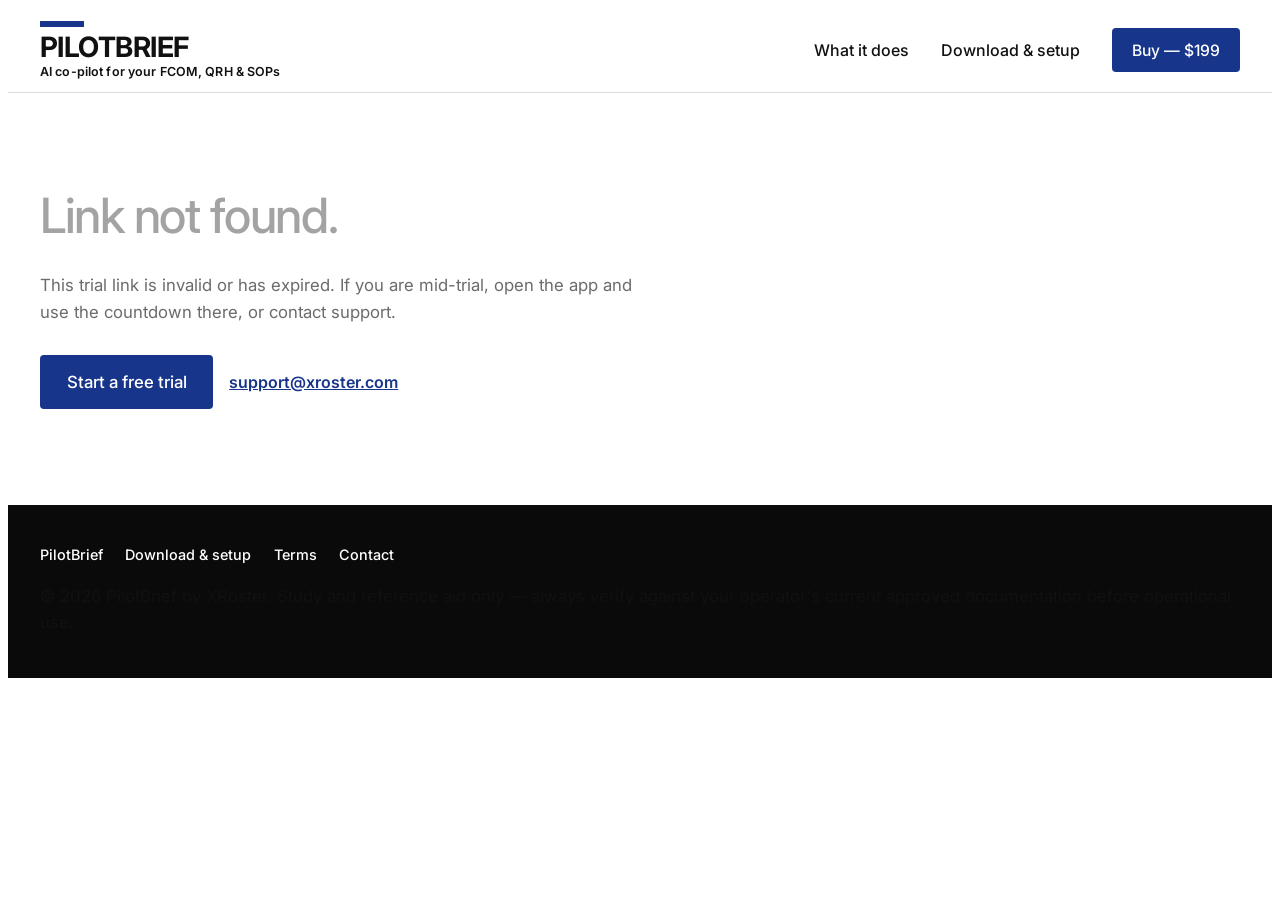
<file: account.html>
<!DOCTYPE html>
<html lang="en">
<head>
<meta charset="UTF-8">
<meta name="viewport" content="width=device-width, initial-scale=1">
<title>Your PilotBrief trial</title>
<meta name="robots" content="noindex">
<link rel="icon" href="favicon.ico" sizes="any">
<link rel="icon" type="image/png" sizes="32x32" href="assets/favicon-32.png">
<link rel="apple-touch-icon" sizes="180x180" href="assets/apple-touch-icon.png">
<link rel="preconnect" href="https://fonts.googleapis.com">
<link rel="preconnect" href="https://fonts.gstatic.com" crossorigin>
<link href="https://fonts.googleapis.com/css2?family=Inter:wght@400;500;600;700&display=swap" rel="stylesheet">
<link rel="stylesheet" href="assets/ecs.css">
</head>
<body class="ecs">

<div class="nav">
  <div class="wrap">
    <a class="logo" href="/">
      <span class="bar"></span>
      <span class="word">PilotBrief</span>
      <span class="sub">AI co-pilot for your FCOM, QRH &amp; SOPs</span>
    </a>
    <nav class="desk">
      <a href="/#features">What it does</a>
      <a href="download.html">Download &amp; setup</a>
      <a href="/#pricing" class="btn-e btn-blue" style="padding:.7rem 1.2rem;font-size:.98rem">Buy — $199</a>
    </nav>
  </div>
</div>

<section class="pad">
  <div class="wrap">
  <div style="max-width:820px">

    <div id="loading" class="box"><span class="spin"></span> Loading your trial…</div>

    <!-- Active trial -->
    <div id="active" hidden>
      <div class="ring">✈</div>
      <h1 class="h-l"><span class="dim">Your trial</span><br>is running.</h1>
      <div class="box" style="margin-top:2.2rem">
        <div class="count"><span id="daysNum">0</span><small id="daysUnit">days left</small></div>
        <p class="mut" id="expLine" style="margin-top:1rem;font-size:.95rem"></p>
      </div>
      <p class="mut" style="max-width:620px">Buy the full licence to keep your access. Your device stays activated and your library is kept — the licence switches from trial to permanent automatically.</p>
      <div class="cta-row" style="margin-top:1.8rem">
        <button id="buyActive" class="btn-e btn-blue">Buy the full licence — $199</button>
        <a href="download.html" style="color:var(--e-blue);font-weight:600">Download &amp; setup guide</a>
      </div>
      <p class="mut" id="emailActive" style="font-size:.9rem;margin-top:1.2rem"></p>
    </div>

    <!-- Expired trial -->
    <div id="expired" hidden>
      <div class="ring warn">⏳</div>
      <h1 class="h-l"><span class="dim">Your free trial</span><br>has ended.</h1>
      <p class="mut" style="max-width:620px;margin-top:1.8rem">Buy the full licence to pick up where you left off. Your local library is safe and unlocks again the moment you purchase.</p>
      <div class="cta-row" style="margin-top:1.8rem">
        <button id="buyExpired" class="btn-e btn-blue">Buy the full licence — $199</button>
        <a href="download.html" style="color:var(--e-blue);font-weight:600">Download &amp; setup guide</a>
      </div>
      <p class="mut" id="emailExpired" style="font-size:.9rem;margin-top:1.2rem"></p>
    </div>

    <!-- Already paid -->
    <div id="paid" hidden>
      <div class="ring ok">✓</div>
      <h1 class="h-l"><span class="dim">You are</span><br>all set.</h1>
      <p class="mut" style="max-width:620px;margin-top:1.8rem">This licence is already active. Open PilotBrief and fly — no further action needed.</p>
      <div class="cta-row" style="margin-top:1.8rem">
        <a class="btn-e btn-black" href="download.html">Download &amp; setup guide</a>
        <a href="/" style="color:var(--e-blue);font-weight:600">Back to PilotBrief</a>
      </div>
    </div>

    <!-- Unknown / bad link -->
    <div id="notfound" hidden>
      <h1 class="h-l"><span class="dim">Link not found.</span></h1>
      <p class="mut" style="max-width:620px;margin-top:1.8rem">This trial link is invalid or has expired. If you are mid-trial, open the app and use the countdown there, or contact support.</p>
      <div class="cta-row" style="margin-top:1.8rem">
        <a class="btn-e btn-blue" href="/#trial">Start a free trial</a>
        <a href="mailto:support@xroster.com" style="color:var(--e-blue);font-weight:600">support@xroster.com</a>
      </div>
    </div>

  </div>
  </div>
</section>

<div class="foot-min">
  <div class="wrap">
    <div class="row">
      <a href="/">PilotBrief</a>
      <a href="download.html">Download &amp; setup</a>
      <a href="https://www.xroster.com/pilotbrief_terms/" rel="noopener">Terms</a>
      <a href="mailto:support@xroster.com">Contact</a>
    </div>
    <p>© <span id="yr"></span> PilotBrief by XRoster. Study and reference aid only — always verify against your operator's current approved documentation before operational use.</p>
  </div>
</div>

<script>
  document.getElementById('yr').textContent = new Date().getFullYear();

  var API = "https://www.xroster.com/ai/pilotbrief/api/trial";
  function q(id){return document.getElementById(id);}
  function show(id){ ["loading","active","expired","paid","notfound"].forEach(function(s){ q(s).hidden = (s !== id); }); }

  var REF = new URLSearchParams(location.search).get('ref') || '';

  async function startCheckout(btn){
    if(!REF){ return; }
    var orig = btn.textContent; btn.disabled = true; btn.textContent = 'Starting checkout…';
    try{
      var r = await fetch(API + '/checkout?ref=' + encodeURIComponent(REF), { method:'POST' });
      var d = await r.json();
      if(d && d.checkout_url){ location.href = d.checkout_url; return; }
      throw new Error(d && d.error || 'checkout_failed');
    }catch(e){
      btn.disabled = false; btn.textContent = orig;
      alert("Sorry — couldn't start checkout. Please try again or email support@xroster.com.");
    }
  }
  q('buyActive').addEventListener('click', function(){ startCheckout(this); });
  q('buyExpired').addEventListener('click', function(){ startCheckout(this); });

  (async function(){
    if(!REF){ show('notfound'); return; }
    try{
      var r = await fetch(API + '/status?ref=' + encodeURIComponent(REF));
      if(r.status === 404){ show('notfound'); return; }
      var d = await r.json();
      if(d.is_paid){ show('paid'); return; }
      if(d.is_trial_active){
        var n = (d.days_left != null) ? d.days_left : 0;
        q('daysNum').textContent = n;
        q('daysUnit').textContent = (n === 1 ? 'day left' : 'days left');
        if(d.expires_at){
          var dt = new Date(d.expires_at);
          q('expLine').textContent = 'Trial ends ' + dt.toLocaleDateString(undefined, {month:'short', day:'numeric', year:'numeric'});
        }
        if(d.email_masked) q('emailActive').textContent = d.email_masked;
        show('active');
      } else {
        // trial that has lapsed (is_trial true but not active) or any non-paid state
        if(d.email_masked) q('emailExpired').textContent = d.email_masked;
        show('expired');
      }
    }catch(e){ show('notfound'); }
  })();
</script>
</body>
</html>
</file>
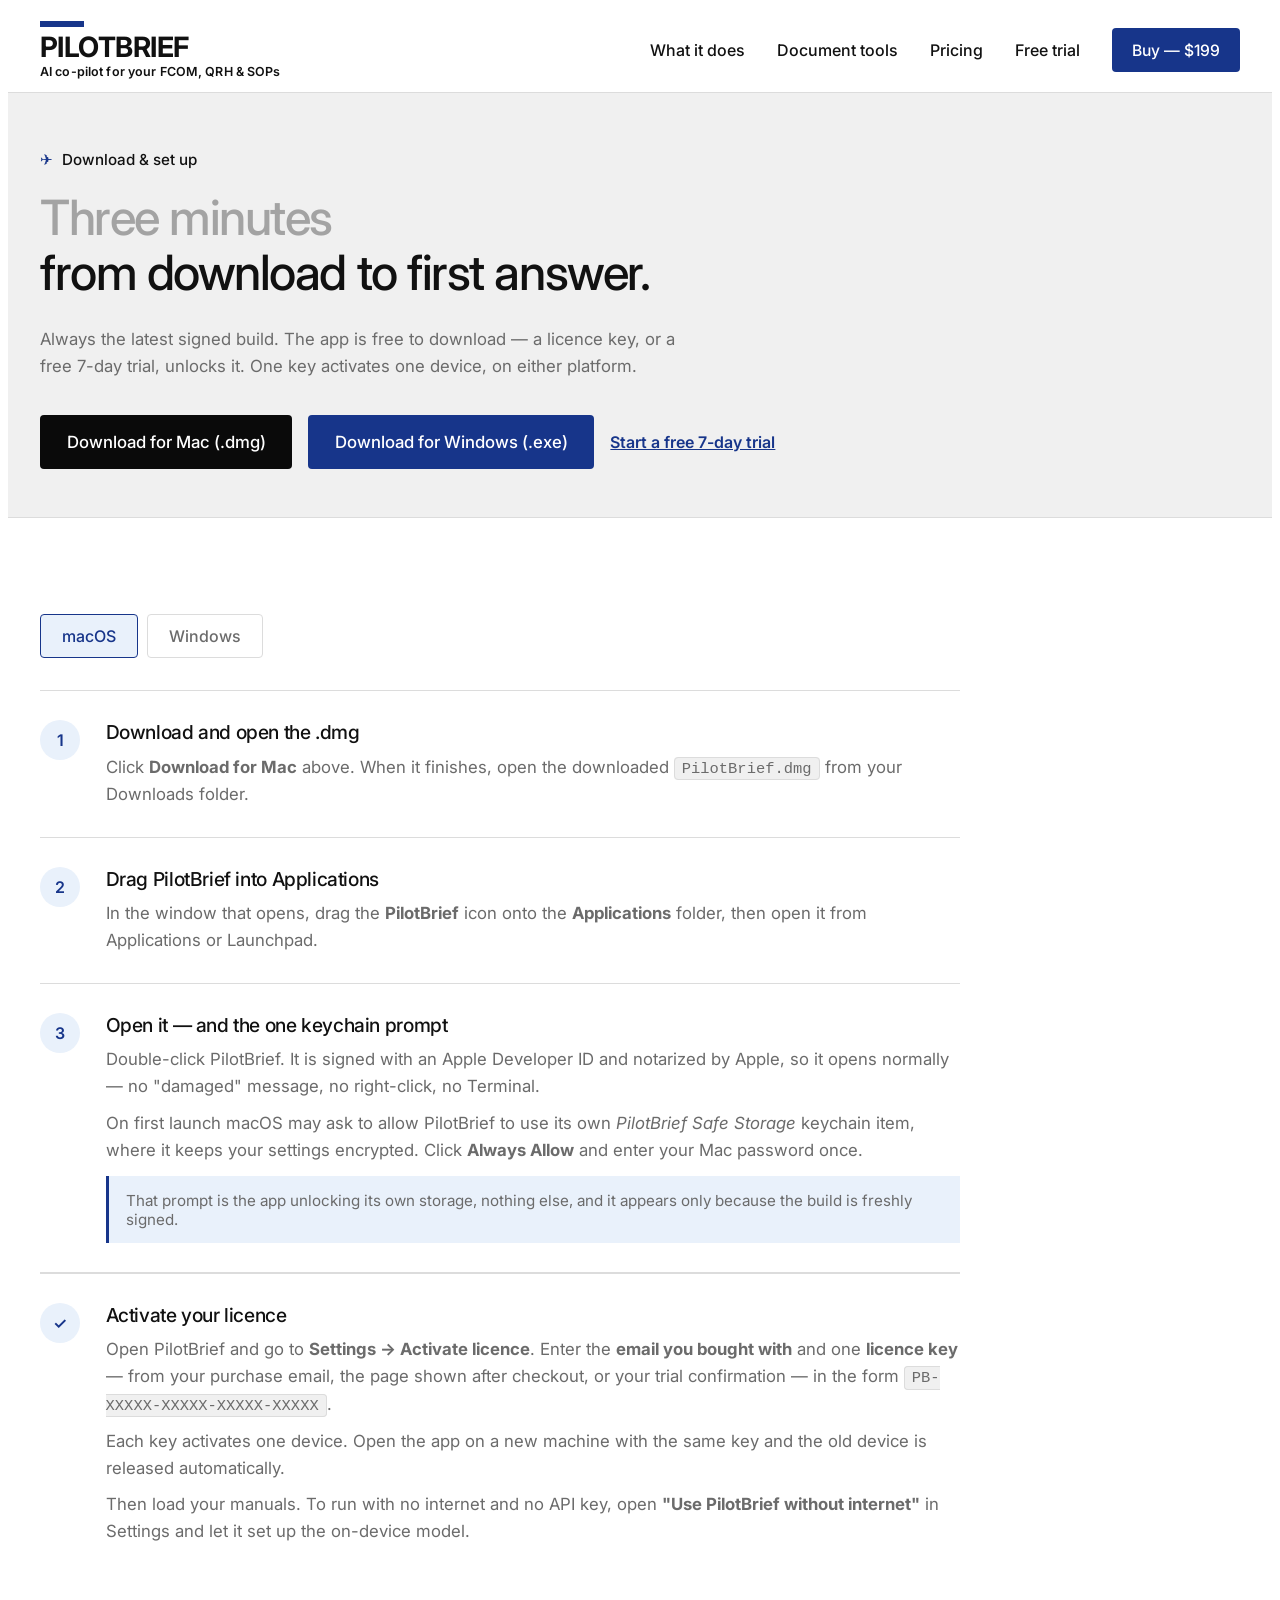
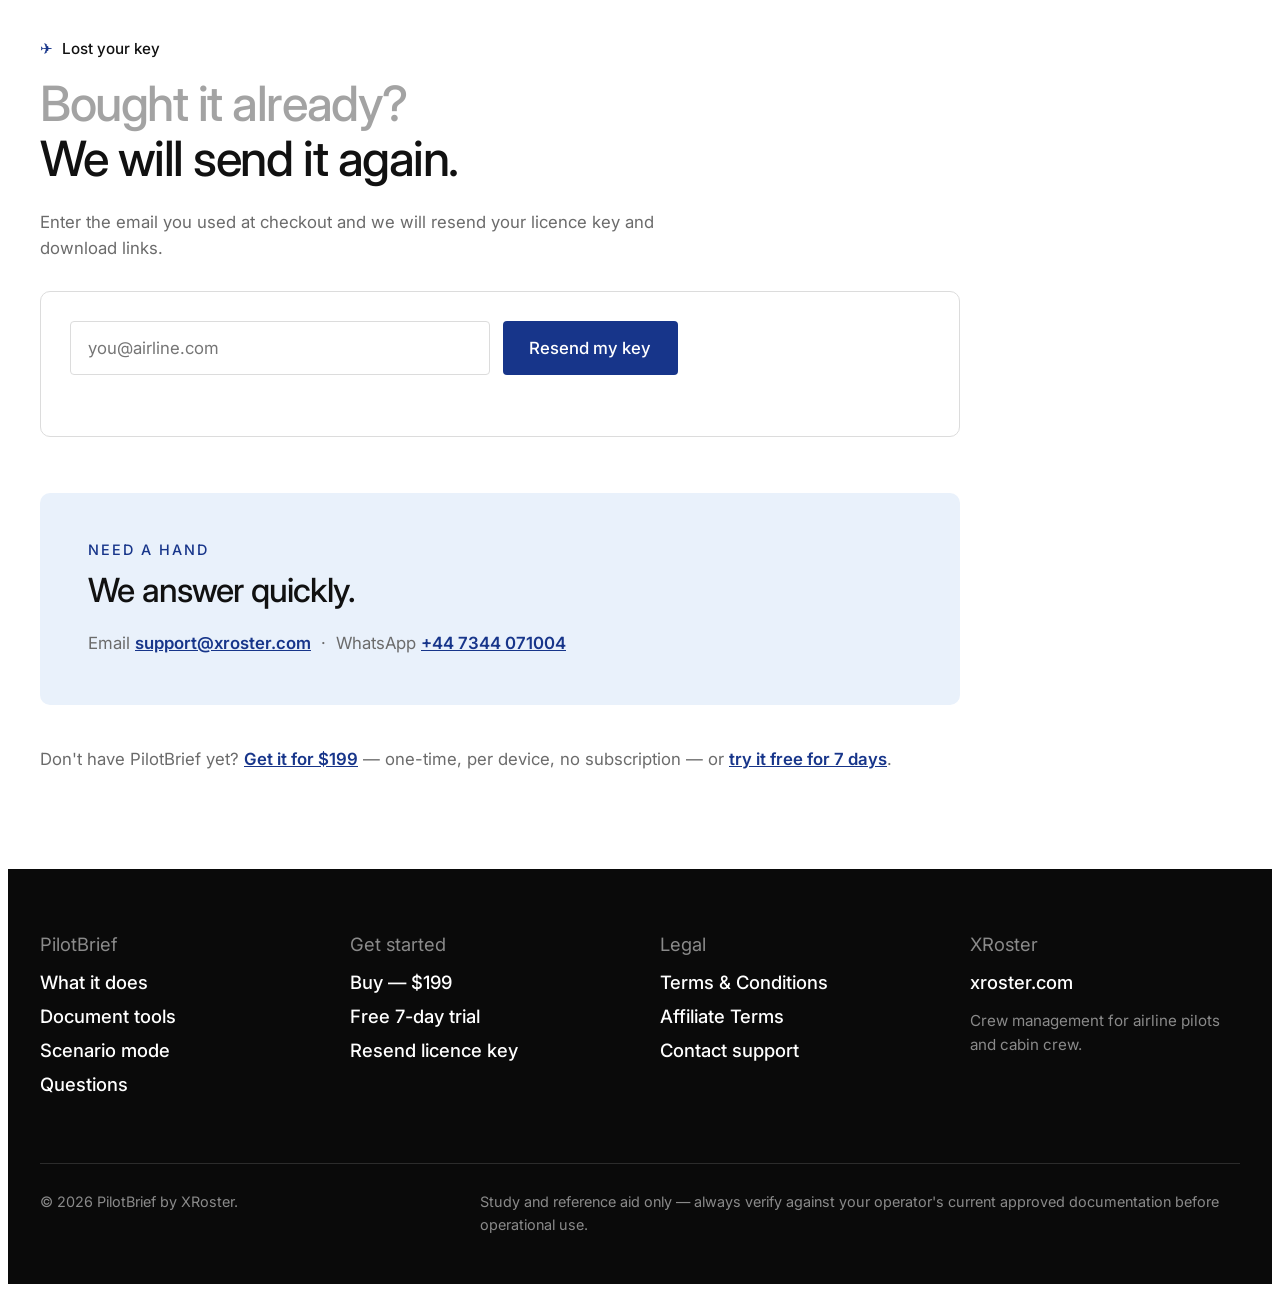
<file: download.html>
<!DOCTYPE html>
<html lang="en">
<head>
<meta charset="UTF-8">
<meta name="viewport" content="width=device-width, initial-scale=1">
<title>Download &amp; set up PilotBrief — Mac &amp; Windows</title>
<meta name="description" content="Download PilotBrief for macOS or Windows and follow the illustrated setup guide: install, pass the one-time security prompt, and activate your licence key in about three minutes.">
<meta name="robots" content="index, follow">
<link rel="canonical" href="https://pilotbriefs.com/download.html">
<meta property="og:site_name" content="PilotBrief by XRoster">
<meta property="og:title" content="Download &amp; set up PilotBrief — Mac &amp; Windows">
<meta property="og:description" content="Get PilotBrief on your Mac or PC: download the latest installer, follow the illustrated setup steps, and activate your licence key in about three minutes.">
<meta property="og:type" content="website">
<meta property="og:url" content="https://pilotbriefs.com/download.html">
<meta property="og:locale" content="en_US">
<meta property="og:image" content="https://pilotbriefs.com/assets/og-image.png">
<meta property="og:image:width" content="1200">
<meta property="og:image:height" content="630">
<meta property="og:image:alt" content="PilotBrief — AI co-pilot for your FCOM, QRH & SOPs">
<meta name="twitter:card" content="summary_large_image">
<meta name="twitter:title" content="Download &amp; set up PilotBrief — Mac &amp; Windows">
<meta name="twitter:description" content="Download the latest PilotBrief installer for macOS or Windows and activate your licence in about three minutes — illustrated step-by-step guide.">
<meta name="twitter:image" content="https://pilotbriefs.com/assets/og-image.png">
<meta name="theme-color" content="#0a1830">
<script type="application/ld+json">
{
  "@context": "https://schema.org",
  "@graph": [
    {
      "@type": "WebPage",
      "@id": "https://pilotbriefs.com/download.html#webpage",
      "url": "https://pilotbriefs.com/download.html",
      "name": "Download & set up PilotBrief — Mac & Windows",
      "description": "Download PilotBrief for macOS or Windows and follow the illustrated setup guide: install, pass the one-time security prompt, and activate your licence key.",
      "isPartOf": { "@id": "https://pilotbriefs.com/#website" },
      "about": { "@id": "https://pilotbriefs.com/#software" },
      "inLanguage": "en"
    },
    {
      "@type": "BreadcrumbList",
      "itemListElement": [
        { "@type": "ListItem", "position": 1, "name": "PilotBrief", "item": "https://pilotbriefs.com/" },
        { "@type": "ListItem", "position": 2, "name": "Download & setup", "item": "https://pilotbriefs.com/download.html" }
      ]
    },
    {
      "@type": "HowTo",
      "name": "Install and activate PilotBrief",
      "description": "Download, install, and activate PilotBrief on macOS or Windows in about three minutes.",
      "totalTime": "PT3M",
      "supply": [],
      "tool": [],
      "step": [
        { "@type": "HowToStep", "position": 1, "name": "Download the installer", "text": "Download the latest PilotBrief installer for Mac (.dmg) or Windows (.exe) from pilotbriefs.com/download.html." },
        { "@type": "HowToStep", "position": 2, "name": "Install the app", "text": "macOS: open the .dmg and drag PilotBrief into Applications. Windows: run PilotBrief-Setup.exe; if SmartScreen appears, click More info, then Run anyway." },
        { "@type": "HowToStep", "position": 3, "name": "First launch", "text": "macOS may show one keychain prompt for PilotBrief Safe Storage — click Always Allow and enter your Mac password once." },
        { "@type": "HowToStep", "position": 4, "name": "Activate your licence", "text": "Open PilotBrief, go to Settings, then Activate licence. Enter the email you bought with and one licence key (format PB-XXXXX-XXXXX-XXXXX-XXXXX). Each key activates one device." }
      ]
    }
  ]
}
</script>
<link rel="icon" href="favicon.ico" sizes="any">
<link rel="icon" type="image/png" sizes="32x32" href="assets/favicon-32.png">
<link rel="icon" type="image/png" sizes="16x16" href="assets/favicon-16.png">
<link rel="apple-touch-icon" sizes="180x180" href="assets/apple-touch-icon.png">
<link rel="preconnect" href="https://fonts.googleapis.com">
<link rel="preconnect" href="https://fonts.gstatic.com" crossorigin>
<link href="https://fonts.googleapis.com/css2?family=Inter:wght@400;500;600;700&display=swap" rel="stylesheet">
<link rel="stylesheet" href="assets/ecs.css">
</head>
<body class="ecs">

<div class="nav">
  <div class="wrap">
    <a class="logo" href="/">
      <span class="bar"></span>
      <span class="word">PilotBrief</span>
      <span class="sub">AI co-pilot for your FCOM, QRH &amp; SOPs</span>
    </a>
    <nav class="desk">
      <a href="/#features">What it does</a>
      <a href="/#tools">Document tools</a>
      <a href="/#pricing">Pricing</a>
      <a href="/#trial">Free trial</a>
      <a href="/#pricing" class="btn-e btn-blue" style="padding:.7rem 1.2rem;font-size:.98rem">Buy — $199</a>
    </nav>
    <button class="menu-btn" id="menuBtn" aria-expanded="false" aria-controls="drawer">Menu</button>
  </div>
  <div class="drawer" id="drawer">
    <div class="wrap">
      <a href="/#features">What it does</a>
      <a href="/#tools">Document tools</a>
      <a href="/#pricing">Pricing</a>
      <a href="/#trial">Free trial</a>
      <a href="#resend">Resend my licence key</a>
      <a href="/#pricing" class="btn-e btn-blue" style="margin-top:1rem;text-align:center">Buy — $199</a>
    </div>
  </div>
</div>

<section class="page-head">
  <div class="wrap">
    <div class="eyebrow"><i>✈</i> Download &amp; set up</div>
    <h1 class="h-l" style="margin-top:1.4rem"><span class="dim">Three minutes</span><br>from download to first answer.</h1>
    <p class="mut" style="margin:1.6rem 0 2.2rem;max-width:640px">Always the latest signed build. The app is free to download — a licence key, or a free 7-day trial, unlocks it. One key activates one device, on either platform.</p>
    <div class="cta-row">
      <a class="btn-e btn-black" href="https://www.xroster.com/ai/pilotbrief/latest/mac/">Download for Mac (.dmg)</a>
      <a class="btn-e btn-blue" href="https://www.xroster.com/ai/pilotbrief/latest/win/">Download for Windows (.exe)</a>
      <a href="/#trial" style="color:var(--e-blue);font-weight:600">Start a free 7-day trial</a>
    </div>
  </div>
</section>

<section class="pad">
  <div class="wrap">
  <div style="max-width:920px">

    <div class="os-tabs">
      <button type="button" class="active" data-os="mac">macOS</button>
      <button type="button" data-os="win">Windows</button>
    </div>

    <!-- macOS -->
    <div class="os-section active" data-os="mac">
      <div class="step-row">
        <div class="n">1</div>
        <div>
          <h3>Download and open the .dmg</h3>
          <p>Click <b>Download for Mac</b> above. When it finishes, open the downloaded <span class="kbd">PilotBrief.dmg</span> from your Downloads folder.</p>
        </div>
      </div>
      <div class="step-row">
        <div class="n">2</div>
        <div>
          <h3>Drag PilotBrief into Applications</h3>
          <p>In the window that opens, drag the <b>PilotBrief</b> icon onto the <b>Applications</b> folder, then open it from Applications or Launchpad.</p>
        </div>
      </div>
      <div class="step-row">
        <div class="n">3</div>
        <div>
          <h3>Open it — and the one keychain prompt</h3>
          <p>Double-click PilotBrief. It is signed with an Apple Developer ID and notarized by Apple, so it opens normally — no "damaged" message, no right-click, no Terminal.</p>
          <p>On first launch macOS may ask to allow PilotBrief to use its own <i>PilotBrief Safe Storage</i> keychain item, where it keeps your settings encrypted. Click <b>Always Allow</b> and enter your Mac password once.</p>
          <div class="tip">That prompt is the app unlocking its own storage, nothing else, and it appears only because the build is freshly signed.</div>
        </div>
      </div>
    </div>

    <!-- Windows -->
    <div class="os-section" data-os="win">
      <div class="step-row">
        <div class="n">1</div>
        <div>
          <h3>Download and run the installer</h3>
          <p>Click <b>Download for Windows</b> above, then run the downloaded <span class="kbd">PilotBrief-Setup.exe</span> from your Downloads folder.</p>
        </div>
      </div>
      <div class="step-row">
        <div class="n">2</div>
        <div>
          <h3>Pass SmartScreen</h3>
          <p>Windows SmartScreen may show <i>"Windows protected your PC"</i> because the app is new and not yet widely downloaded. This is expected.</p>
          <p>Click <b>More info</b>, then <b>Run anyway</b> to continue the install.</p>
          <div class="tip">If your browser flags the download, choose <b>Keep</b> or <b>Keep anyway</b>.</div>
        </div>
      </div>
    </div>

    <!-- Activation (both platforms) -->
    <div class="step-row">
      <div class="n">✓</div>
      <div>
        <h3>Activate your licence</h3>
        <p>Open PilotBrief and go to <b>Settings → Activate licence</b>. Enter the <b>email you bought with</b> and one <b>licence key</b> — from your purchase email, the page shown after checkout, or your trial confirmation — in the form <span class="kbd">PB-XXXXX-XXXXX-XXXXX-XXXXX</span>.</p>
        <p>Each key activates one device. Open the app on a new machine with the same key and the old device is released automatically.</p>
        <p>Then load your manuals. To run with no internet and no API key, open <b>"Use PilotBrief without internet"</b> in Settings and let it set up the on-device model.</p>
      </div>
    </div>

    <!-- Resend key -->
    <div id="resend" style="margin-top:4rem">
      <div class="eyebrow"><i>✈</i> Lost your key</div>
      <h2 class="h-l" style="margin:1.2rem 0 1.4rem"><span class="dim">Bought it already?</span><br>We will send it again.</h2>
      <p class="mut" style="margin-bottom:1.8rem;max-width:620px">Enter the email you used at checkout and we will resend your licence key and download links.</p>
      <div class="box" style="margin:0">
        <form id="resendForm" novalidate style="display:flex;flex-wrap:wrap;gap:.8rem;align-items:center">
          <input type="email" id="resendEmail" placeholder="you@airline.com" autocomplete="email" required
                 style="flex:1 1 280px;max-width:420px;border:1px solid var(--e-line);border-radius:4px;padding:1rem 1.1rem;font-size:1.05rem;font-family:inherit;color:var(--e-ink);background:#fff">
          <button type="submit" class="btn-e btn-blue" id="resendBtn">Resend my key</button>
          <div class="msg" id="resendMsg" role="status" style="width:100%;font-size:.95rem;min-height:20px;font-weight:500"></div>
        </form>
      </div>
    </div>

    <!-- Help -->
    <div class="audit" style="margin-top:3.5rem">
      <div class="label" style="color:var(--e-blue)">Need a hand</div>
      <h3 class="h-m" style="margin:.8rem 0 1.2rem">We answer quickly.</h3>
      <p class="mut">Email <a href="mailto:support@xroster.com" style="color:var(--e-blue);font-weight:600">support@xroster.com</a> &nbsp;·&nbsp; WhatsApp <a href="https://wa.me/447344071004" style="color:var(--e-blue);font-weight:600">+44 7344 071004</a></p>
    </div>

    <p class="mut" style="margin-top:2.6rem">Don't have PilotBrief yet? <a href="/#pricing" style="color:var(--e-blue);font-weight:600">Get it for $199</a> — one-time, per device, no subscription — or <a href="/#trial" style="color:var(--e-blue);font-weight:600">try it free for 7 days</a>.</p>
  </div>
  </div>
</section>

<footer>
  <div class="wrap">
    <div class="cols">
      <div>
        <div class="h">PilotBrief</div>
        <ul>
          <li><a href="/#features">What it does</a></li>
          <li><a href="/#tools">Document tools</a></li>
          <li><a href="/#scenario">Scenario mode</a></li>
          <li><a href="/#faq">Questions</a></li>
        </ul>
      </div>
      <div>
        <div class="h">Get started</div>
        <ul>
          <li><a href="/#pricing">Buy — $199</a></li>
          <li><a href="/#trial">Free 7-day trial</a></li>
          <li><a href="#resend">Resend licence key</a></li>
        </ul>
      </div>
      <div>
        <div class="h">Legal</div>
        <ul>
          <li><a href="https://www.xroster.com/pilotbrief_terms/" rel="noopener">Terms &amp; Conditions</a></li>
          <li><a href="https://www.xroster.com/pilotbrief_affiliate/" rel="noopener">Affiliate Terms</a></li>
          <li><a href="mailto:support@xroster.com">Contact support</a></li>
        </ul>
      </div>
      <div>
        <div class="h">XRoster</div>
        <ul>
          <li><a href="https://www.xroster.com" rel="noopener">xroster.com</a></li>
        </ul>
        <p style="color:#8a8a8a;font-size:.95rem;margin-top:1rem">Crew management for airline pilots and cabin crew.</p>
      </div>
    </div>
    <div class="base">
      <p>© <span id="yr"></span> PilotBrief by XRoster.</p>
      <p style="max-width:760px">Study and reference aid only — always verify against your operator's current approved documentation before operational use.</p>
    </div>
  </div>
</footer>

<script>
  document.getElementById('yr').textContent = new Date().getFullYear();

  // Mobile drawer
  (function () {
    var btn = document.getElementById('menuBtn');
    var drawer = document.getElementById('drawer');
    if (!btn || !drawer) return;
    btn.addEventListener('click', function () {
      var open = drawer.classList.toggle('open');
      btn.setAttribute('aria-expanded', open ? 'true' : 'false');
      btn.textContent = open ? 'Close' : 'Menu';
    });
    drawer.addEventListener('click', function (e) {
      if (e.target.tagName === 'A') {
        drawer.classList.remove('open');
        btn.setAttribute('aria-expanded', 'false');
        btn.textContent = 'Menu';
      }
    });
  })();

  // OS tabs — default to the visitor's platform.
  (function () {
    var tabs = document.querySelectorAll('.os-tabs button');
    var secs = document.querySelectorAll('.os-section');
    function show(os) {
      tabs.forEach(function(b){ b.classList.toggle('active', b.dataset.os === os); });
      secs.forEach(function(s){ s.classList.toggle('active', s.dataset.os === os); });
    }
    tabs.forEach(function(b){ b.addEventListener('click', function(){ show(b.dataset.os); }); });
    if (/Win/i.test(navigator.platform || navigator.userAgent || '')) show('win');
  })();

  // Resend licence key.
  (function () {
    var API = "https://www.xroster.com/ai/pilotbrief/api/resend-key";
    var form = document.getElementById('resendForm');
    var input = document.getElementById('resendEmail');
    var btn = document.getElementById('resendBtn');
    var msg = document.getElementById('resendMsg');
    form.addEventListener('submit', async function (e) {
      e.preventDefault();
      var email = (input.value || '').trim();
      msg.style.color = '#b91c1c';
      if (!email || email.indexOf('@') < 1) {
        msg.textContent = 'Please enter a valid email address.'; return;
      }
      var label = btn.textContent;
      btn.disabled = true; btn.textContent = 'Sending…'; msg.textContent = '';
      try {
        var r = await fetch(API, {
          method: 'POST',
          headers: { 'Content-Type': 'application/json' },
          body: JSON.stringify({ email: email })
        });
        if (r.status === 429) {
          msg.textContent = 'Too many requests — please wait a little while and try again.';
        } else {
          msg.style.color = '#15803d';
          msg.textContent = 'Done — if that email has a PilotBrief licence, your key and download links are on their way. Check spam and promotions too.';
          form.reset();
        }
      } catch (err) {
        msg.textContent = "Couldn't reach the server — please try again, or email support@xroster.com.";
      }
      btn.disabled = false; btn.textContent = label;
    });
  })();
</script>
</body>
</html>
</file>
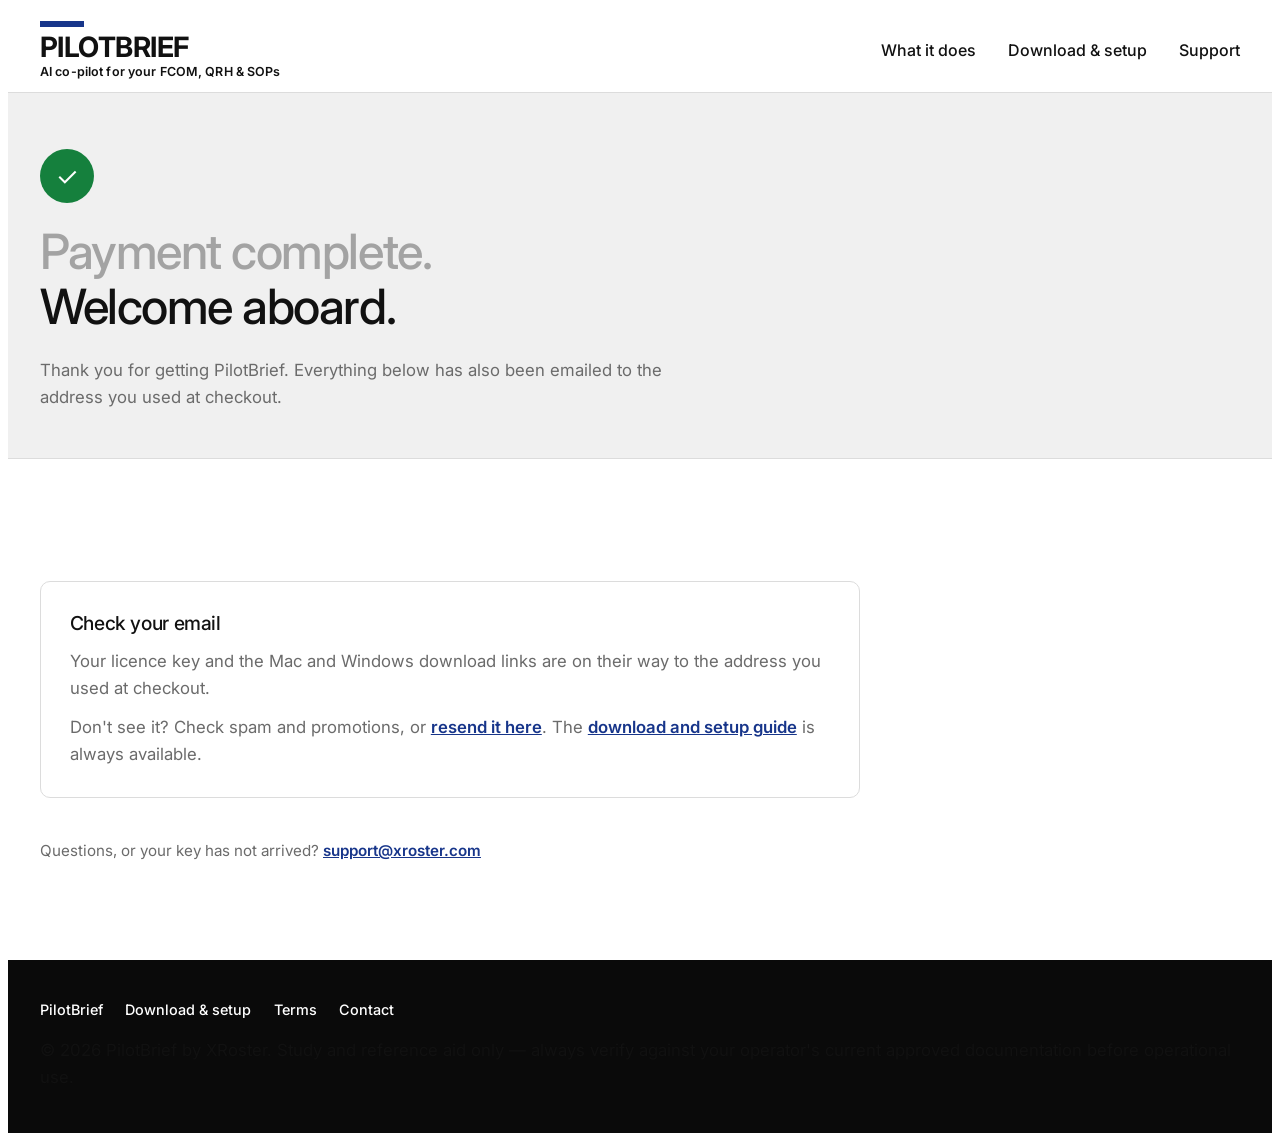
<file: success.html>
<!DOCTYPE html>
<html lang="en">
<head>
<meta charset="UTF-8">
<meta name="viewport" content="width=device-width, initial-scale=1">
<title>Thank you — PilotBrief</title>
<meta name="robots" content="noindex">
<link rel="icon" href="favicon.ico" sizes="any">
<link rel="icon" type="image/png" sizes="32x32" href="assets/favicon-32.png">
<link rel="apple-touch-icon" sizes="180x180" href="assets/apple-touch-icon.png">
<link rel="preconnect" href="https://fonts.googleapis.com">
<link rel="preconnect" href="https://fonts.gstatic.com" crossorigin>
<link href="https://fonts.googleapis.com/css2?family=Inter:wght@400;500;600;700&display=swap" rel="stylesheet">
<link rel="stylesheet" href="assets/ecs.css">
</head>
<body class="ecs">

<div class="nav">
  <div class="wrap">
    <a class="logo" href="/">
      <span class="bar"></span>
      <span class="word">PilotBrief</span>
      <span class="sub">AI co-pilot for your FCOM, QRH &amp; SOPs</span>
    </a>
    <nav class="desk">
      <a href="/#features">What it does</a>
      <a href="download.html">Download &amp; setup</a>
      <a href="mailto:support@xroster.com">Support</a>
    </nav>
  </div>
</div>

<section class="page-head">
  <div class="wrap">
    <div class="ring ok">✓</div>
    <h1 class="h-l"><span class="dim">Payment complete.</span><br>Welcome aboard.</h1>
    <p class="mut" style="margin-top:1.4rem;max-width:640px">Thank you for getting PilotBrief. Everything below has also been emailed to the address you used at checkout.</p>
  </div>
</section>

<section class="pad">
  <div class="wrap">
  <div style="max-width:820px">

    <div id="loading" class="box"><span class="spin"></span> Preparing your licence key and downloads…</div>

    <div id="result" style="display:none">
      <div class="label" style="color:var(--e-grey-2)">Your licence key<span id="keyPlural"></span></div>
      <div id="keys" style="margin:.8rem 0 1rem"></div>
      <p class="mut" style="font-size:.95rem">Each key activates one device. In the app, open <b>Settings → Activate licence</b> and enter your purchase email with the key.</p>

      <div class="label" style="color:var(--e-grey-2);margin-top:2.6rem">Download the app</div>
      <div class="cta-row" style="margin-top:1rem">
        <a id="dlMac" class="btn-e btn-black" href="#">Download for Mac</a>
        <a id="dlWin" class="btn-e btn-blue" href="#">Download for Windows</a>
        <a href="download.html" style="color:var(--e-blue);font-weight:600">Full setup guide</a>
      </div>
      <p class="fine">First launch: macOS may show one keychain prompt — click <b>Always Allow</b>. Windows SmartScreen may need <b>More info → Run anyway</b>.</p>
    </div>

    <div id="fallback" class="box" style="display:none">
      <h3 style="font-size:1.2rem;font-weight:500;margin-bottom:.8rem">Check your email</h3>
      <p class="mut">Your licence key and the Mac and Windows download links are on their way to the address you used at checkout.</p>
      <p class="mut" style="margin-top:.8rem">Don't see it? Check spam and promotions, or <a href="download.html#resend" style="color:var(--e-blue);font-weight:600">resend it here</a>. The <a href="download.html" style="color:var(--e-blue);font-weight:600">download and setup guide</a> is always available.</p>
    </div>

    <p class="mut" style="margin-top:2.6rem;font-size:.95rem">Questions, or your key has not arrived? <a href="mailto:support@xroster.com" style="color:var(--e-blue);font-weight:600">support@xroster.com</a></p>
  </div>
  </div>
</section>

<div class="foot-min">
  <div class="wrap">
    <div class="row">
      <a href="/">PilotBrief</a>
      <a href="download.html">Download &amp; setup</a>
      <a href="https://www.xroster.com/pilotbrief_terms/" rel="noopener">Terms</a>
      <a href="mailto:support@xroster.com">Contact</a>
    </div>
    <p>© <span id="yr"></span> PilotBrief by XRoster. Study and reference aid only — always verify against your operator's current approved documentation before operational use.</p>
  </div>
</div>

<script>
  document.getElementById('yr').textContent = new Date().getFullYear();

  var KEYS_URL = "https://www.xroster.com/ai/pilotbrief/api/launch-keys";
  function q(id){return document.getElementById(id);}
  function showFallback(){ q('loading').style.display='none'; q('fallback').style.display='block'; }
  function esc(s){return String(s).replace(/[&<>]/g,function(c){return {'&':'&amp;','<':'&lt;','>':'&gt;'}[c];});}

  (async function(){
    var sid = new URLSearchParams(location.search).get('session_id');
    if(!sid){ showFallback(); return; }
    try{
      // Brief retry loop in case the webhook is a beat behind.
      var data=null;
      for(var i=0;i<4;i++){
        var r=await fetch(KEYS_URL+'?session_id='+encodeURIComponent(sid));
        if(r.status===202){ await new Promise(function(res){setTimeout(res,1500);}); continue; }
        data=await r.json(); break;
      }
      if(!data || !data.keys || !data.keys.length){ showFallback(); return; }

      var html='';
      data.keys.forEach(function(k){
        html+='<div class="keyrow"><code>'+esc(k)+'</code><button class="copybtn" data-k="'+esc(k)+'">Copy</button></div>';
      });
      q('keys').innerHTML=html;
      q('keyPlural').textContent = data.keys.length>1 ? 's' : '';
      if(data.downloads){
        if(data.downloads.mac) q('dlMac').href=data.downloads.mac; else q('dlMac').style.display='none';
        if(data.downloads.win) q('dlWin').href=data.downloads.win; else q('dlWin').style.display='none';
      }
      q('loading').style.display='none';
      q('result').style.display='block';

      document.addEventListener('click',function(e){
        var b=e.target.closest('.copybtn'); if(!b) return;
        navigator.clipboard.writeText(b.getAttribute('data-k')).then(function(){
          var t=b.textContent; b.textContent='Copied'; setTimeout(function(){b.textContent=t;},1400);
        });
      });
    }catch(e){ showFallback(); }
  })();
</script>
</body>
</html>
</file>
<file: assets/ecs.css>
/* PilotBrief — shared editorial design system (pilotbriefs.com) */
:root {
    --e-black: #0a0a0a;
    --e-ink: #111111;
    --e-grey: #a3a3a3;        /* two-tone headline lead-in */
    --e-grey-2: #6b6b6b;
    --e-bg: #f0f0f0;          /* light grey sections */
    --e-bg-blue: #e9f1fb;     /* pale blue numbered panels */
    --e-blue: #17358a;        /* royal blue */
    --e-blue-d: #12296b;
    --e-line: #dcdcdc;
    --e-font: "Inter", "Public Sans", system-ui, -apple-system, sans-serif;
  }
  /* No overflow clipping here: any overflow value other than visible on an
   ancestor turns off position:sticky for the nav. The hero clips its own
   bleeding photo instead. */
.ecs { font-family: var(--e-font); color: var(--e-ink); background: #fff; -webkit-font-smoothing: antialiased; }
  .ecs * { box-sizing: border-box; }
  .ecs a { color: inherit; }
  .ecs .wrap { width: min(1200px, calc(100% - 3rem)); margin: 0 auto; }
  .ecs h1, .ecs h2, .ecs h3 { font-family: var(--e-font); letter-spacing: -.02em; color: var(--e-ink); margin: 0; }
  .ecs .dim { color: var(--e-grey); }
  .ecs .h-xl { font-size: clamp(2.6rem, 6.4vw, 5.4rem); font-weight: 500; line-height: 1.03; letter-spacing: -.035em; }
  .ecs .h-l { font-size: clamp(2rem, 3.8vw, 3.4rem); font-weight: 500; line-height: 1.12; letter-spacing: -.03em; }
  .ecs .h-m { font-size: clamp(1.6rem, 2.6vw, 2.35rem); font-weight: 500; line-height: 1.18; letter-spacing: -.025em; }
  .ecs p { font-size: 1.05rem; line-height: 1.6; margin: 0; color: var(--e-ink); }
  .ecs p.mut { color: var(--e-grey-2); }
  .ecs .eyebrow { display: inline-flex; align-items: center; gap: .6rem; font-size: .95rem; font-weight: 500; color: var(--e-ink); }
  .ecs .eyebrow i { color: var(--e-blue); font-style: normal; display: inline-flex; }
  .ecs .eyebrow i svg { width: 17px; height: 17px; display: block; }
  .ecs .btn-e { display: inline-block; text-decoration: none; font-weight: 500; font-size: 1.05rem; padding: 1rem 1.6rem; border-radius: 4px; border: 1px solid transparent; transition: background .15s, color .15s, border-color .15s; font-family: inherit; cursor: pointer; }
  .ecs .btn-blue { background: var(--e-blue); color: #fff; } .ecs .btn-blue:hover { background: var(--e-blue-d); color: #fff; }
  .ecs .btn-black { background: var(--e-black); color: #fff; } .ecs .btn-black:hover { background: #262626; color: #fff; }
  .ecs .btn-white { background: #fff; color: var(--e-ink); } .ecs .btn-white:hover { background: #ededed; }
  .ecs .btn-outline { background: transparent; color: var(--e-ink); border-color: var(--e-ink); } .ecs .btn-outline:hover { background: var(--e-ink); color: #fff; }
  .ecs section { position: relative; }
  .ecs .pad { padding: 6rem 0; }
  @media (max-width: 768px) { .ecs .pad { padding: 4.5rem 0; } }

  /* ── nav ── */
  .ecs .nav { position: sticky; top: 0; z-index: 60; background: #fff; border-bottom: 1px solid var(--e-line); }
  .ecs .nav > .wrap { display: flex; align-items: center; justify-content: space-between; height: 84px; }
  .ecs .logo { text-decoration: none; display: block; }
  .ecs .logo .bar { display: block; width: 44px; height: 6px; background: var(--e-blue); margin-bottom: .35rem; }
  .ecs .logo .word { display: block; font-size: 1.75rem; font-weight: 700; letter-spacing: -.02em; line-height: 1; color: var(--e-ink); text-transform: uppercase; }
  .ecs .logo .sub { display: block; font-size: .78rem; font-weight: 600; color: var(--e-ink); margin-top: .2rem; letter-spacing: .01em; white-space: nowrap; }
  @media (max-width: 576px) { .ecs .logo .sub { display: none; } .ecs .nav > .wrap { height: 72px; } }
  .ecs .nav nav { display: flex; align-items: center; gap: 2rem; }
  .ecs .nav nav a { text-decoration: none; font-size: 1rem; font-weight: 500; color: var(--e-ink); }
  .ecs .nav nav a:hover { color: var(--e-blue); }
  /* Nav/drawer link colour must never win over a filled button's own colour. */
  .ecs .nav nav a.btn-e.btn-blue, .ecs .drawer a.btn-e.btn-blue,
  .ecs .nav nav a.btn-e.btn-blue:hover, .ecs .drawer a.btn-e.btn-blue:hover,
  .ecs .nav nav a.btn-e.btn-black, .ecs .drawer a.btn-e.btn-black { color: #fff; }
  .ecs .menu-btn { background: none; border: 0; font: inherit; font-size: 1.25rem; font-weight: 500; color: var(--e-ink); cursor: pointer; padding: .3rem 0; }
  .ecs .drawer { display: none; border-top: 1px solid var(--e-line); background: #fff; }
  .ecs .drawer.open { display: block; }
  .ecs .drawer .wrap { display: block; height: auto; padding: .4rem 0 1.2rem; }
  .ecs .drawer a { display: block; padding: 1rem 0; font-size: 1.25rem; text-decoration: none; border-bottom: 1px solid var(--e-line); }
  .ecs .drawer a:last-child { border-bottom: 0; }
  @media (min-width: 993px) { .ecs .menu-btn { display: none; } }
  @media (max-width: 992px) { .ecs .nav nav.desk { display: none; } }

  /* ── hero ── */
  .ecs .hero { background: var(--e-bg); overflow: hidden; }
  .ecs .hero .wrap { position: relative; min-height: clamp(640px, 88vh, 900px); display: flex; align-items: center; padding: 5rem 0 5rem; }
  .ecs .hero .copy { max-width: 860px; position: relative; z-index: 2; }
  .ecs .hero p { max-width: 640px; margin: 1.9rem 0 2.4rem; font-size: 1.15rem; }
  .ecs .hero .photo { position: absolute; right: -18%; bottom: 0; width: 70%; height: 92%; object-fit: cover; object-position: 18% 55%; z-index: 1; pointer-events: none; filter: grayscale(1);
    -webkit-mask-image: linear-gradient(90deg, transparent 0%, #000 34%), linear-gradient(180deg, transparent 0%, #000 22%); -webkit-mask-composite: source-in; mask-image: linear-gradient(90deg, transparent 0%, #000 34%), linear-gradient(180deg, transparent 0%, #000 22%); mask-composite: intersect; }
  @media (max-width: 992px) { .ecs .hero .wrap { display: block; padding: 4rem 0 0; min-height: 0; } .ecs .hero .photo { position: relative; display: block; right: auto; bottom: auto; width: 100%; height: 340px; margin-top: 2.5rem; object-position: 30% 55%; mask-image: linear-gradient(180deg, transparent 0%, #000 30%); -webkit-mask-image: linear-gradient(180deg, transparent 0%, #000 30%); } }

  /* ── mission ── */
  .ecs .mission .copy { max-width: 900px; }
  .ecs .mission p { max-width: 640px; margin: 1.6rem 0 2.2rem; }
  .ecs .wide-photo { display: block; width: 100%; height: clamp(260px, 38vw, 520px); object-fit: cover; object-position: 50% 45%; border-radius: 8px; margin-top: 4.5rem; }

  /* ── blue marquee band ── */
  .ecs .band { background: var(--e-blue); color: #fff; overflow: hidden; padding: 1.35rem 0; }
  .ecs .band .track { display: flex; gap: 6rem; width: max-content; animation: slide 40s linear infinite; }
  .ecs .band span { white-space: nowrap; font-size: 1.15rem; font-weight: 500; }
  @keyframes slide { to { transform: translateX(-50%); } }

  /* ── differentiation ── */
  .ecs .diff .cols { display: grid; grid-template-columns: repeat(2, minmax(0,1fr)); gap: 3rem 5rem; margin-top: 3.5rem; }
  @media (max-width: 768px) { .ecs .diff .cols { grid-template-columns: 1fr; gap: 2.5rem; } }
  .ecs .diff .col h3 { font-size: 1.05rem; font-weight: 600; letter-spacing: .02em; text-transform: uppercase; color: var(--e-grey-2); margin-bottom: 1.2rem; }
  .ecs .diff .col.us h3 { color: var(--e-blue); }
  .ecs .diff ul { list-style: none; padding: 0; margin: 0; }
  .ecs .diff li { padding: .95rem 0; border-top: 1px solid var(--e-line); font-size: 1.15rem; line-height: 1.45; color: var(--e-grey-2); }
  .ecs .diff .col.us li { color: var(--e-ink); }
  .ecs .diff li:last-child { border-bottom: 1px solid var(--e-line); }
  .ecs .diff .closing { margin-top: 3rem; max-width: 820px; }

  /* ── services ── */
  .ecs .services .desks { display: grid; grid-template-columns: repeat(2, minmax(0,1fr)); gap: 3rem 4rem; margin-top: 3rem; }
  @media (max-width: 768px) { .ecs .services .desks { grid-template-columns: 1fr; gap: 2.4rem; } }
  .ecs .services .desk h3 { font-size: .9rem; font-weight: 600; letter-spacing: .12em; text-transform: uppercase; color: var(--e-blue); margin-bottom: .6rem; }
  .ecs .services .list { list-style: none; padding: 0; margin: 0; }
  .ecs .services .list li { font-size: 1.15rem; padding: .5rem 0; color: var(--e-grey-2); font-weight: 400; cursor: default; transition: color .15s; }
  .ecs .services .list li.on, .ecs .services .list li:hover { color: var(--e-ink); }
  .ecs .panel { background: var(--e-bg-blue); padding: 4.5rem 0; }
  .ecs .panel .num { font-size: clamp(3.2rem, 6vw, 5.2rem); font-weight: 400; color: var(--e-blue); line-height: 1; letter-spacing: -.03em; }
  .ecs .panel h3 { font-size: clamp(1.5rem, 2.4vw, 2rem); font-weight: 500; margin: 1.2rem 0 2.6rem; }
  .ecs .panel p { max-width: 560px; }
  .ecs .panel + .panel { border-top: 1px solid rgba(23,53,138,.12); }

  /* ── black section ── */
  .ecs .dark { background: var(--e-black); color: #fff; }
  .ecs .dark h2, .ecs .dark h3, .ecs .dark p, .ecs .dark .eyebrow { color: #fff; }
  .ecs .dark .dim { color: #8a8a8a; }
  .ecs .dark hr { border: 0; border-top: 1px solid #3a3a3a; margin: 4rem 0 3rem; }
  .ecs .label { font-size: .9rem; letter-spacing: .14em; text-transform: uppercase; color: #8a8a8a; font-weight: 500; }
  .ecs .gates { overflow: hidden; margin-top: 2.2rem; mask-image: linear-gradient(90deg, transparent, #000 6%, #000 94%, transparent); -webkit-mask-image: linear-gradient(90deg, transparent, #000 6%, #000 94%, transparent); }
  .ecs .gates .track { display: flex; gap: 5rem; width: max-content; animation: slide 48s linear infinite; }
  .ecs .gates span { white-space: nowrap; font-size: 1.35rem; font-weight: 500; }

  /* ── reasons ── */
  .ecs .reasons { background: var(--e-bg); }
  .ecs .reasons .head { text-align: center; max-width: 720px; margin: 0 auto 4rem; }
  .ecs .reasons .head .eyebrow { justify-content: center; }
  .ecs .grid2 { display: grid; grid-template-columns: repeat(2, minmax(0,1fr)); gap: 3rem 4rem; }
  .ecs .reason i { color: var(--e-blue); display: block; margin-bottom: 1.1rem; font-style: normal; }
  .ecs .reason i svg { width: 26px; height: 26px; display: block; }
  .ecs .reason h3 { font-size: 1.35rem; font-weight: 500; margin-bottom: .9rem; }
  .ecs .reason p { font-size: 1.05rem; }
  @media (max-width: 640px) { .ecs .grid2 { grid-template-columns: 1fr; gap: 2.4rem; } }

  /* ── quote band ── */
  .ecs .quote { background: var(--e-bg); border-top: 1px solid var(--e-line); text-align: center; }
  .ecs .quote p { max-width: 880px; margin: 0 auto 2.6rem; font-size: clamp(1.15rem, 1.8vw, 1.5rem); line-height: 1.5; }

  /* ── about / illustration ── */
  .ecs .about p { max-width: 640px; }
  .ecs .about .people { display: block; width: 100%; height: clamp(280px, 40vw, 560px); object-fit: cover; object-position: 50% 40%; border-radius: 8px; margin: 3rem 0 0; }
  .ecs .board { margin: 3rem 0; border-radius: 10px; overflow: hidden; border: 1px solid var(--e-line); background: #fff; }
  .ecs .board .top { display: flex; align-items: center; gap: .6rem; padding: .8rem 1rem; border-bottom: 1px solid var(--e-line); background: var(--e-bg); font-size: .85rem; color: var(--e-grey-2); }
  .ecs .board .top b { color: var(--e-ink); font-weight: 600; }
  .ecs .board .top .ok { margin-left: auto; color: var(--e-blue); font-weight: 600; font-size: .8rem; letter-spacing: .08em; text-transform: uppercase; }
  .ecs .board .art { display: block; width: 100%; height: auto; }
  .ecs .cap { font-size: .85rem; color: var(--e-grey-2); margin-top: -1.6rem; margin-bottom: 3rem; }

  /* ── full-bleed band ── */
  .ecs .bleed { position: relative; color: #fff; overflow: hidden; background: #2d3238; }
  .ecs .bleed .bg { position: absolute; inset: 0; width: 100%; height: 100%; object-fit: cover; object-position: 50% 55%; filter: grayscale(1); }
  .ecs .bleed::after { content: ""; position: absolute; inset: 0; background: linear-gradient(180deg, rgba(0,0,0,.42) 0%, rgba(0,0,0,.18) 55%, rgba(0,0,0,.5) 100%); }
  .ecs .bleed .wrap { position: relative; z-index: 2; padding: 7rem 0 9rem; }
  .ecs .bleed h2 { color: #fff; }
  .ecs .bleed .dim { color: #d5d8dc; }
  @media (max-width: 992px) { .ecs .bleed .wrap { padding: 5rem 0 6rem; } }

  /* ── footer ── */
  .ecs footer { background: var(--e-black); color: #fff; padding: 4rem 0 3rem; }
  .ecs footer .cols { display: grid; grid-template-columns: repeat(4, minmax(0,1fr)); gap: 2.5rem; }
  @media (max-width: 768px) { .ecs footer .cols { grid-template-columns: repeat(2, minmax(0,1fr)); } }
  .ecs footer .h { color: #8a8a8a; font-size: 1.15rem; font-weight: 400; margin-bottom: 1rem; }
  .ecs footer ul { list-style: none; padding: 0; margin: 0; }
  .ecs footer li { margin-bottom: .75rem; }
  .ecs footer a { text-decoration: none; color: #fff; font-size: 1.15rem; font-weight: 500; }
  .ecs footer a:hover { color: #c9ccd0; }
  .ecs footer .base { border-top: 1px solid #2c2c2c; margin-top: 3.5rem; padding-top: 1.6rem; display: flex; flex-wrap: wrap; justify-content: space-between; gap: 1rem; color: #8a8a8a; font-size: .9rem; }
  .ecs footer .base p { color: #8a8a8a; font-size: .9rem; }

  @media (prefers-reduced-motion: reduce) { .ecs .band .track, .ecs .gates .track { animation: none; } }

  /* ── PilotBrief-specific components (same tokens) ── */
  .ecs .cta-row { display: flex; flex-wrap: wrap; align-items: center; gap: 1rem; }
  .ecs .demo { display: inline-flex; align-items: center; gap: .7rem; background: none; border: 0; padding: .4rem 0; font: inherit; font-size: 1rem; font-weight: 500; color: var(--e-ink); cursor: pointer; }
  .ecs .demo .disc { width: 40px; height: 40px; border-radius: 50%; background: var(--e-blue); color: #fff; display: inline-flex; align-items: center; justify-content: center; flex: none; }
  .ecs .demo:hover { color: var(--e-blue); }
  .ecs .demo:hover .disc { background: var(--e-blue-d); }
  .ecs .facts { display: grid; grid-template-columns: repeat(4, minmax(0,1fr)); gap: 1.5rem; border-top: 1px solid var(--e-line); border-bottom: 1px solid var(--e-line); padding: 1.8rem 0; }
  .ecs .facts b { display: block; font-size: 1.05rem; font-weight: 600; }
  .ecs .facts span { color: var(--e-grey-2); font-size: .92rem; }
  @media (max-width: 768px) { .ecs .facts { grid-template-columns: repeat(2, minmax(0,1fr)); gap: 1.2rem; } }
  .ecs .toolgrid { display: grid; grid-template-columns: repeat(3, minmax(0,1fr)); gap: 1.5rem; margin-top: 3rem; }
  @media (max-width: 900px) { .ecs .toolgrid { grid-template-columns: repeat(2, minmax(0,1fr)); } }
  @media (max-width: 560px) { .ecs .toolgrid { grid-template-columns: 1fr; } }
  .ecs .tool { border: 1px solid var(--e-line); border-radius: 8px; padding: 1.8rem; background: #fff; }
  .ecs .tool .ic { display: inline-flex; align-items: center; justify-content: center; width: 40px; height: 40px; border-radius: 6px; background: var(--e-bg-blue); color: var(--e-blue); margin-bottom: 1rem; }
.ecs .tool .ic svg { width: 21px; height: 21px; }
  .ecs .tool h3 { font-family: ui-monospace, Menlo, Consolas, monospace; font-size: 1.05rem; font-weight: 600; color: var(--e-ink); margin-bottom: .6rem; letter-spacing: 0; }
  .ecs .tool p { font-size: .98rem; }
  .ecs .credit { display: flex; gap: 1rem; align-items: flex-start; margin-top: 2.4rem; padding: 1.2rem 1.4rem; border-left: 3px solid var(--e-blue); background: var(--e-bg); max-width: 780px; font-size: 1.02rem; line-height: 1.55; color: var(--e-grey-2); }
  .ecs .credit b { color: var(--e-ink); font-weight: 600; }
  .ecs .credit .ic { color: var(--e-blue); display: inline-flex; padding-top: .18rem; }
.ecs .credit .ic svg { width: 18px; height: 18px; }
  .ecs .audit { margin-top: 3rem; background: var(--e-bg-blue); border-radius: 10px; padding: 3rem; }
  @media (max-width: 640px) { .ecs .audit { padding: 1.8rem; } }
  .ecs .audit .steps li { border-top-color: rgba(23,53,138,.15); }
  .ecs .buy { display: grid; grid-template-columns: minmax(0, 620px) minmax(0, 1fr); gap: 3rem 4.5rem; align-items: start; }
  @media (max-width: 900px) { .ecs .buy { grid-template-columns: 1fr; gap: 2.6rem; } }
  .ecs .buy .side h3 { font-size: 1.05rem; font-weight: 600; letter-spacing: .02em; text-transform: uppercase; color: var(--e-grey-2); margin-bottom: 1.2rem; }
  .ecs .buy .side ul { list-style: none; padding: 0; margin: 0 0 2.4rem; }
  .ecs .buy .side li { padding: .85rem 0; border-top: 1px solid var(--e-line); font-size: 1.1rem; color: var(--e-ink); }
  .ecs .buy .side li:last-child { border-bottom: 1px solid var(--e-line); }
  .ecs .price-card { border: 1px solid var(--e-line); border-radius: 10px; background: #fff; padding: 2.6rem; }
  .ecs .price-card .tagline { display: inline-block; font-size: .78rem; font-weight: 600; letter-spacing: .12em; text-transform: uppercase; color: #fff; background: var(--e-blue); padding: .35rem .7rem; border-radius: 3px; }
  .ecs .price-card .amount { display: flex; align-items: baseline; gap: .7rem; margin: 1.4rem 0 .3rem; flex-wrap: wrap; }
  .ecs .price-card .was { color: var(--e-grey); text-decoration: line-through; font-size: 1.5rem; font-weight: 500; }
  .ecs .price-card .now { font-size: clamp(2.8rem, 5vw, 3.6rem); font-weight: 500; letter-spacing: -.035em; line-height: 1; }
  .ecs .price-card .per { color: var(--e-grey-2); font-size: 1rem; }
  .ecs .price-card ul { list-style: none; padding: 0; margin: 1.8rem 0; }
  .ecs .price-card li { padding: .8rem 0; border-top: 1px solid var(--e-line); color: var(--e-grey-2); font-size: 1.05rem; }
  .ecs .price-card li:last-child { border-bottom: 1px solid var(--e-line); }
  .ecs .fine { color: var(--e-grey-2); font-size: .88rem; line-height: 1.55; margin-top: 1.4rem; }
  .ecs .trial { background: var(--e-bg-blue); }
  .ecs .trial .box { background: #fff; border: 1px solid var(--e-line); border-radius: 10px; padding: 2.4rem; }
  .ecs .trial input[type=email] { flex: 1 1 280px; max-width: 420px; border: 1px solid var(--e-line); border-radius: 4px; padding: 1rem 1.1rem; font-size: 1.05rem; font-family: inherit; color: var(--e-ink); background: #fff; }
  .ecs .trial input[type=email]:focus { outline: none; border-color: var(--e-blue); }
  .ecs .code { display: flex; align-items: center; gap: 1rem; justify-content: space-between; background: var(--e-bg); border: 1px solid var(--e-line); border-radius: 6px; padding: 1rem 1.1rem; max-width: 520px; flex-wrap: wrap; }
  .ecs .code code { font-family: ui-monospace, Menlo, Consolas, monospace; font-size: 1.1rem; letter-spacing: .04em; word-break: break-all; color: var(--e-ink); }
  .ecs .steps { list-style: none; padding: 0; margin: 1.6rem 0; }
  .ecs .steps li { padding: .7rem 0; border-top: 1px solid var(--e-line); color: var(--e-grey-2); font-size: 1.05rem; }
  .ecs .steps li b { color: var(--e-ink); font-weight: 600; }
  .ecs .faq details { border-top: 1px solid var(--e-line); padding: 1.4rem 0; }
  .ecs .faq details:last-of-type { border-bottom: 1px solid var(--e-line); }
  .ecs .faq summary { font-size: 1.2rem; font-weight: 500; cursor: pointer; list-style: none; display: flex; justify-content: space-between; align-items: center; gap: 1.5rem; }
  .ecs .faq summary::-webkit-details-marker { display: none; }
  .ecs .faq summary::after { content: "+"; color: var(--e-blue); font-size: 1.6rem; font-weight: 400; line-height: 1; flex: none; }
  .ecs .faq details[open] summary::after { content: "\2013"; }
  .ecs .faq details p { color: var(--e-grey-2); margin-top: 1rem; max-width: 900px; }
  .ecs .rv { opacity: 0; transform: translateY(16px); transition: opacity .6s ease, transform .6s cubic-bezier(.2,.8,.2,1); }
  .ecs .rv.in { opacity: 1; transform: none; }
  @media (prefers-reduced-motion: reduce) { .ecs .rv { opacity: 1; transform: none; transition: none; } }

/* ── shared components for the sub-pages (download / success / account) ── */
.ecs .keyrow { display: flex; align-items: center; gap: 1rem; justify-content: space-between; background: var(--e-bg); border: 1px solid var(--e-line); border-radius: 6px; padding: .9rem 1.1rem; margin: .6rem 0; flex-wrap: wrap; }
.ecs .keyrow code { font-family: ui-monospace, Menlo, Consolas, monospace; font-size: 1.05rem; letter-spacing: .04em; word-break: break-all; color: var(--e-ink); }
.ecs .copybtn { flex: none; background: transparent; color: var(--e-ink); border: 1px solid var(--e-ink); border-radius: 4px; padding: .5rem 1rem; font: inherit; font-size: .9rem; font-weight: 500; cursor: pointer; }
.ecs .copybtn:hover { background: var(--e-ink); color: #fff; }
.ecs .box { background: #fff; border: 1px solid var(--e-line); border-radius: 10px; padding: 1.8rem; margin: 1.6rem 0; }
.ecs .spin { display: inline-block; width: 15px; height: 15px; border: 2px solid var(--e-line); border-top-color: var(--e-blue); border-radius: 50%; animation: sp .7s linear infinite; vertical-align: -2px; margin-right: .5rem; }
@keyframes sp { to { transform: rotate(360deg); } }
@media (prefers-reduced-motion: reduce) { .ecs .spin { animation: none; } }
.ecs .page-head { background: var(--e-bg); border-bottom: 1px solid var(--e-line); }
.ecs .page-head .wrap { padding: 3.5rem 0 3rem; }
.ecs .ring { width: 54px; height: 54px; border-radius: 50%; display: flex; align-items: center; justify-content: center; font-size: 26px; color: #fff; background: var(--e-blue); margin-bottom: 1.4rem; }
.ecs .ring.warn { background: #b45309; }
.ecs .ring.ok { background: #15803d; }
.ecs .count { font-size: clamp(3rem, 7vw, 4.6rem); font-weight: 500; letter-spacing: -.04em; line-height: 1; color: var(--e-ink); }
.ecs .count small { display: block; font-size: .9rem; font-weight: 500; color: var(--e-grey-2); margin-top: .6rem; text-transform: uppercase; letter-spacing: .1em; }
.ecs .os-tabs { display: flex; gap: .6rem; margin: 0 0 2rem; }
.ecs .os-tabs button { border: 1px solid var(--e-line); background: #fff; color: var(--e-grey-2); font: inherit; font-weight: 500; padding: .7rem 1.3rem; border-radius: 4px; cursor: pointer; display: inline-flex; gap: .5rem; align-items: center; }
.ecs .os-tabs button.active { border-color: var(--e-blue); color: var(--e-blue); background: var(--e-bg-blue); }
.ecs .os-section { display: none; }
.ecs .os-section.active { display: block; }
.ecs .step-row { display: flex; gap: 1.6rem; padding: 1.8rem 0; border-top: 1px solid var(--e-line); }
.ecs .step-row:last-child { border-bottom: 1px solid var(--e-line); }
.ecs .step-row .n { flex: none; width: 40px; height: 40px; border-radius: 50%; background: var(--e-bg-blue); color: var(--e-blue); font-weight: 600; display: flex; align-items: center; justify-content: center; }
.ecs .step-row h3 { font-size: 1.2rem; font-weight: 500; margin-bottom: .6rem; }
.ecs .step-row p { color: var(--e-grey-2); margin-bottom: .6rem; }
.ecs .step-row p:last-child { margin-bottom: 0; }
.ecs .tip { background: var(--e-bg-blue); border-left: 3px solid var(--e-blue); padding: .9rem 1.1rem; font-size: .95rem; color: var(--e-grey-2); margin-top: .8rem; }
.ecs .kbd { font-family: ui-monospace, Menlo, Consolas, monospace; background: var(--e-bg); border: 1px solid var(--e-line); border-radius: 4px; padding: .1rem .45rem; font-size: .92em; }
.ecs .foot-min { background: var(--e-black); color: #8a8a8a; padding: 2.6rem 0; font-size: .9rem; }
.ecs .foot-min a { color: #fff; text-decoration: none; font-weight: 500; }
.ecs .foot-min a:hover { color: #c9ccd0; }
.ecs .foot-min .row { display: flex; flex-wrap: wrap; gap: 1.4rem; margin-bottom: 1.2rem; }
.ecs [hidden] { display: none !important; }

/* ── product screenshot ── */
.ecs .shot { max-width: 860px; margin: 3rem 0 0; border: 1px solid var(--e-line); border-radius: 10px; overflow: hidden; background: #fff; box-shadow: 0 18px 50px rgba(15,23,42,.10); }
.ecs .shot img { display: block; width: 100%; max-width: 100%; height: auto; }

/* ── the app's Tools rail, reproduced ── */
.ecs .toolsplit { display: grid; grid-template-columns: 1fr minmax(0, 340px); gap: 3rem 4rem; align-items: start; margin-top: 3rem; }
@media (max-width: 900px) { .ecs .toolsplit { grid-template-columns: 1fr; gap: 2.4rem; } }
.ecs .toolsrail { border: 1px solid var(--e-line); border-radius: 12px; background: #fff; padding: 1rem; box-shadow: 0 8px 30px rgba(15,23,42,.06); }
.ecs .toolsrail .hd { display: flex; align-items: baseline; justify-content: space-between; padding: .4rem .6rem 1rem; }
.ecs .toolsrail .hd b { font-size: 1.15rem; font-weight: 600; }
.ecs .toolsrail .hd span { font-size: .78rem; color: var(--e-grey-2); }
.ecs .toolsrail .row { display: flex; align-items: center; gap: .9rem; padding: .8rem .9rem; border: 1px solid var(--e-line); border-radius: 9px; margin-bottom: .55rem; background: #fff; transition: border-color .15s, background .15s; }
.ecs .toolsrail .row:last-child { margin-bottom: 0; }
.ecs .toolsrail .row:hover { border-color: var(--e-blue); background: var(--e-bg-blue); }
.ecs .toolsrail .ic { flex: none; width: 30px; height: 30px; border-radius: 7px; background: var(--e-bg); color: var(--e-blue); display: flex; align-items: center; justify-content: center; }
.ecs .toolsrail .ic svg { width: 17px; height: 17px; }
.ecs .toolsrail b { display: block; font-size: .98rem; font-weight: 600; line-height: 1.25; }
.ecs .toolsrail small { display: block; font-size: .82rem; color: var(--e-grey-2); }
</file>
